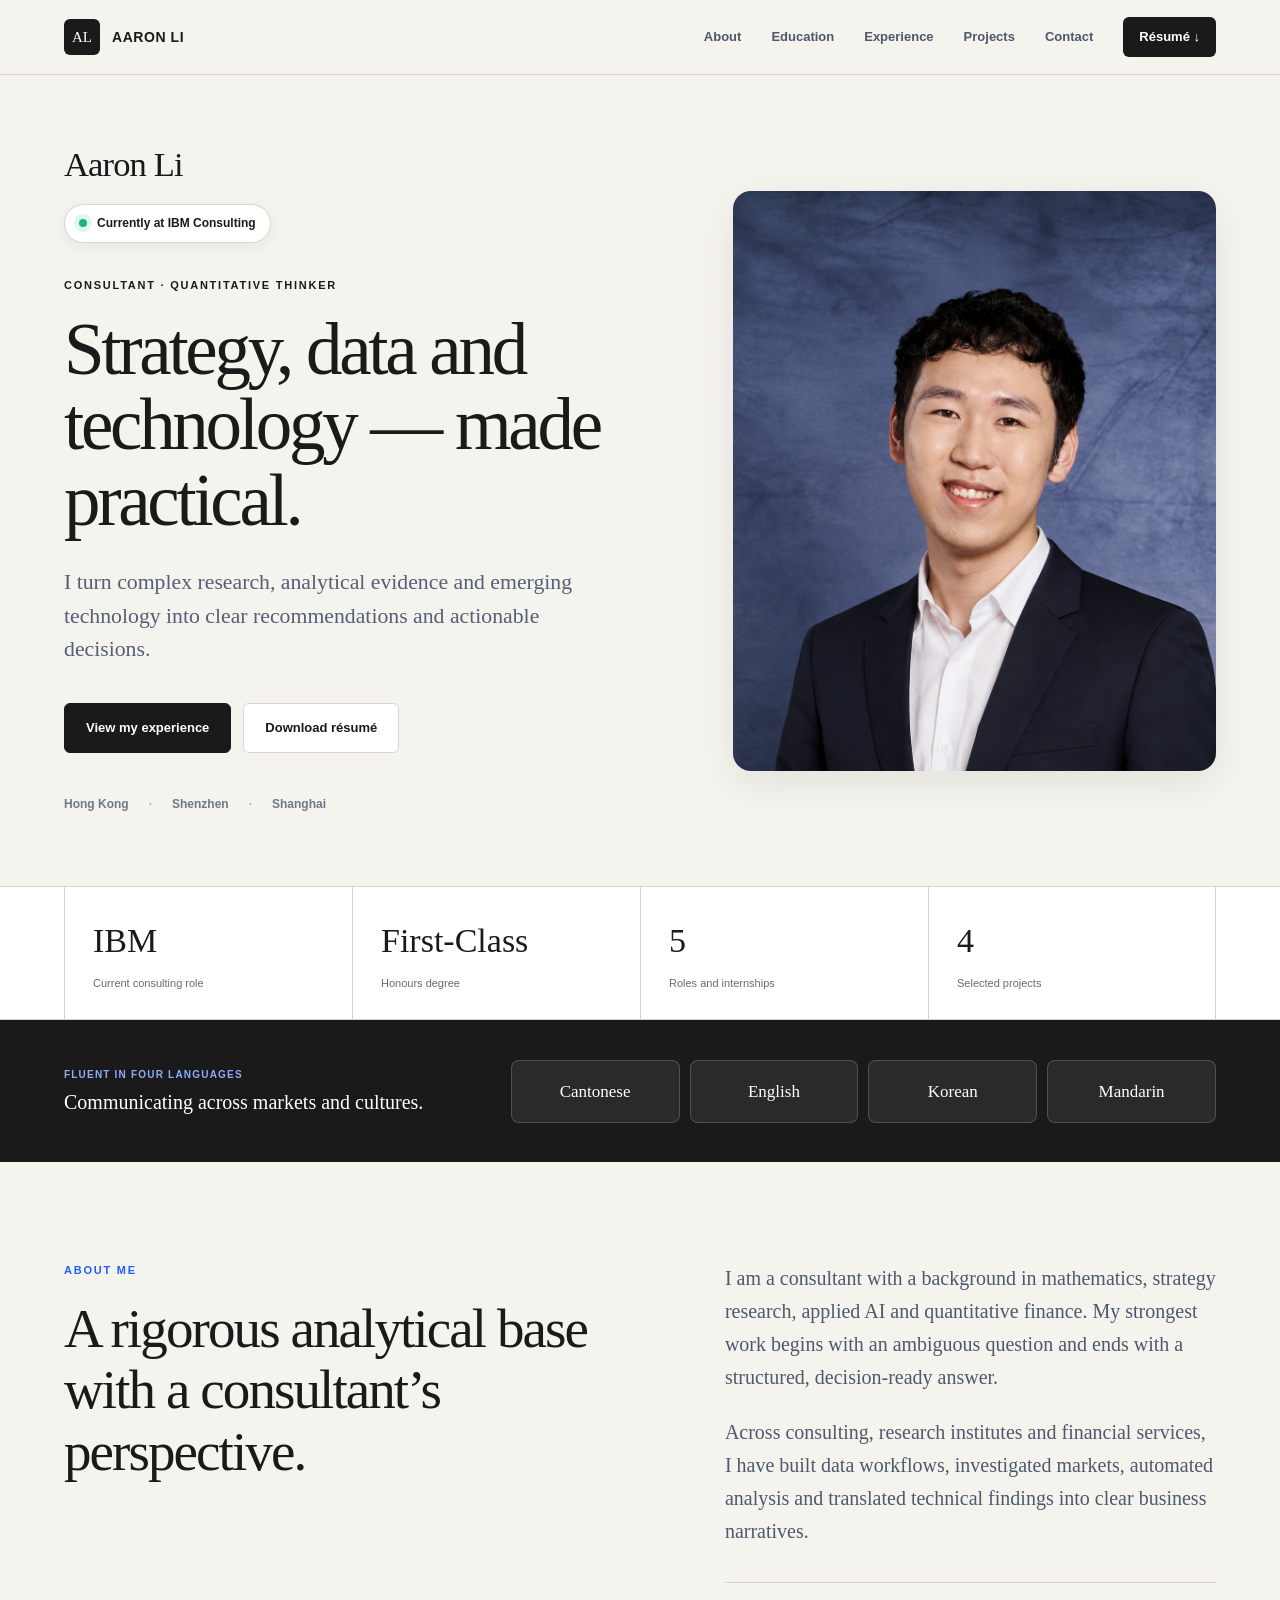
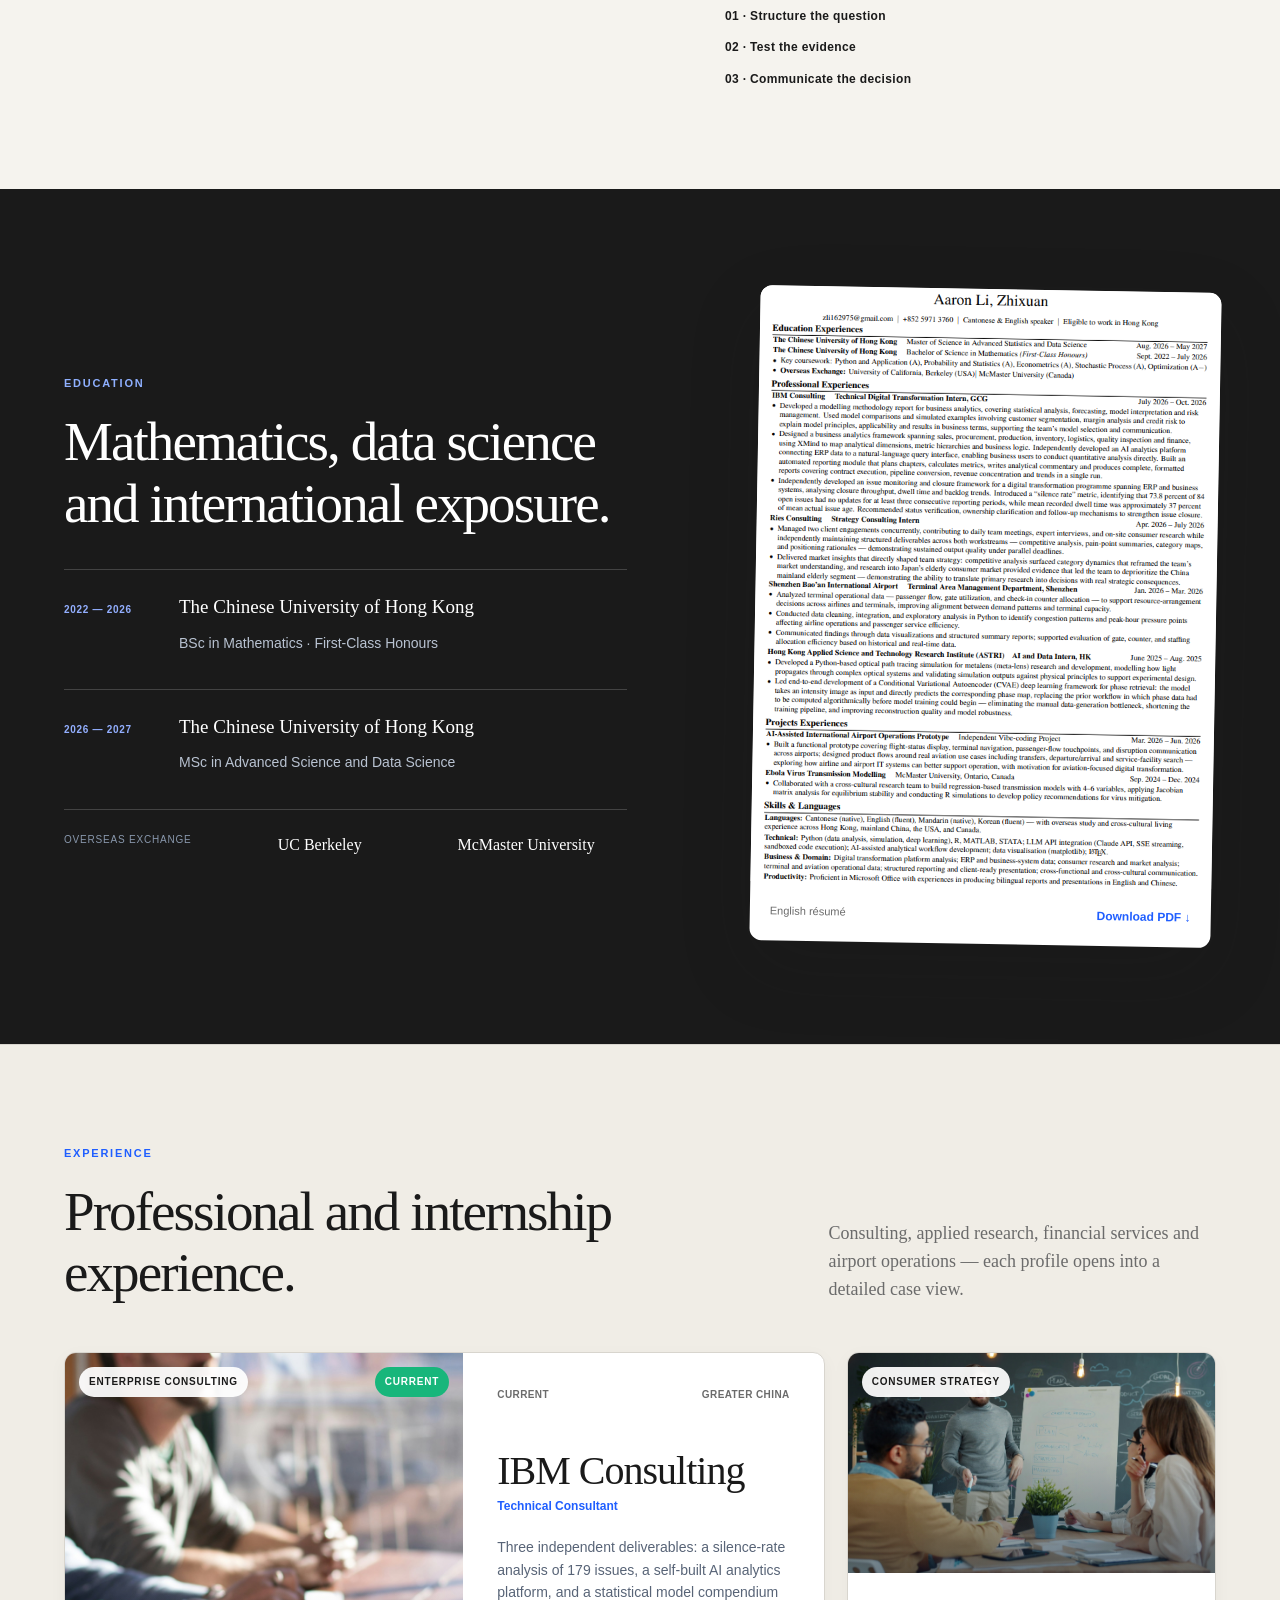
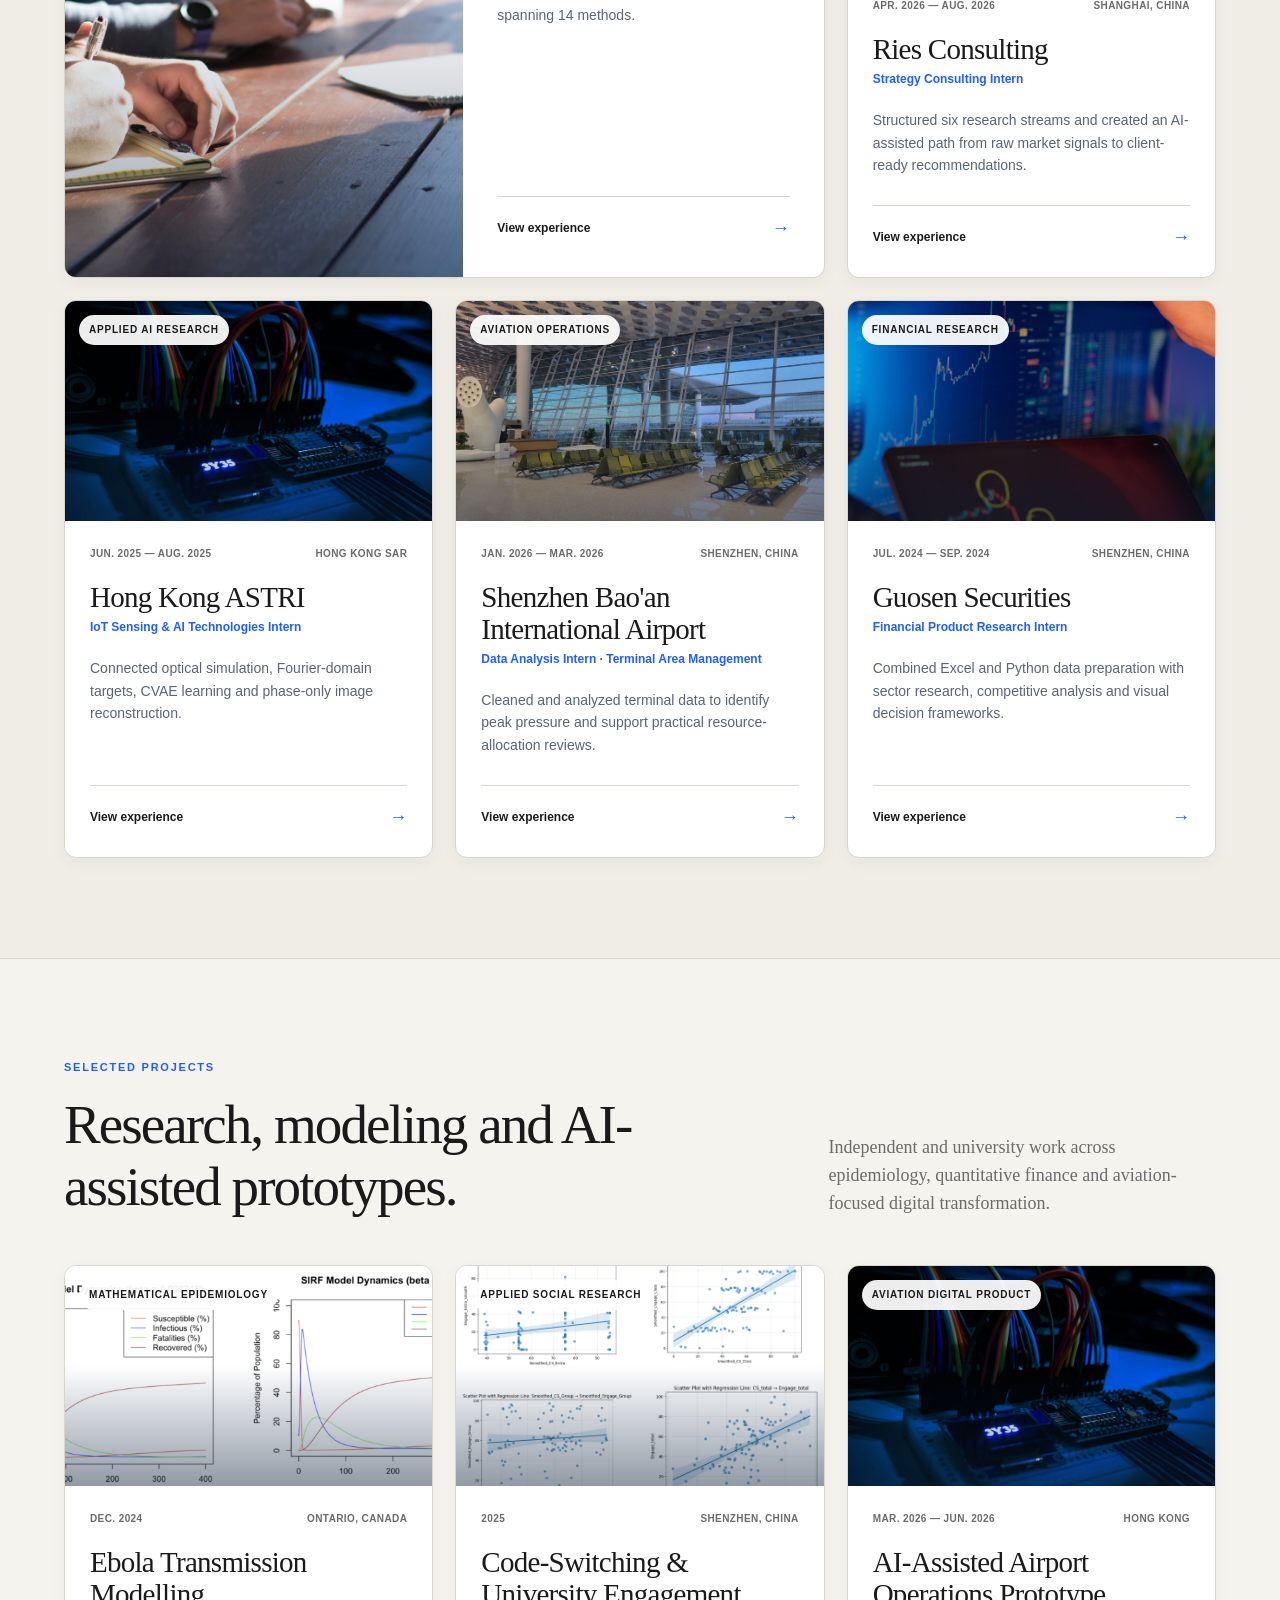
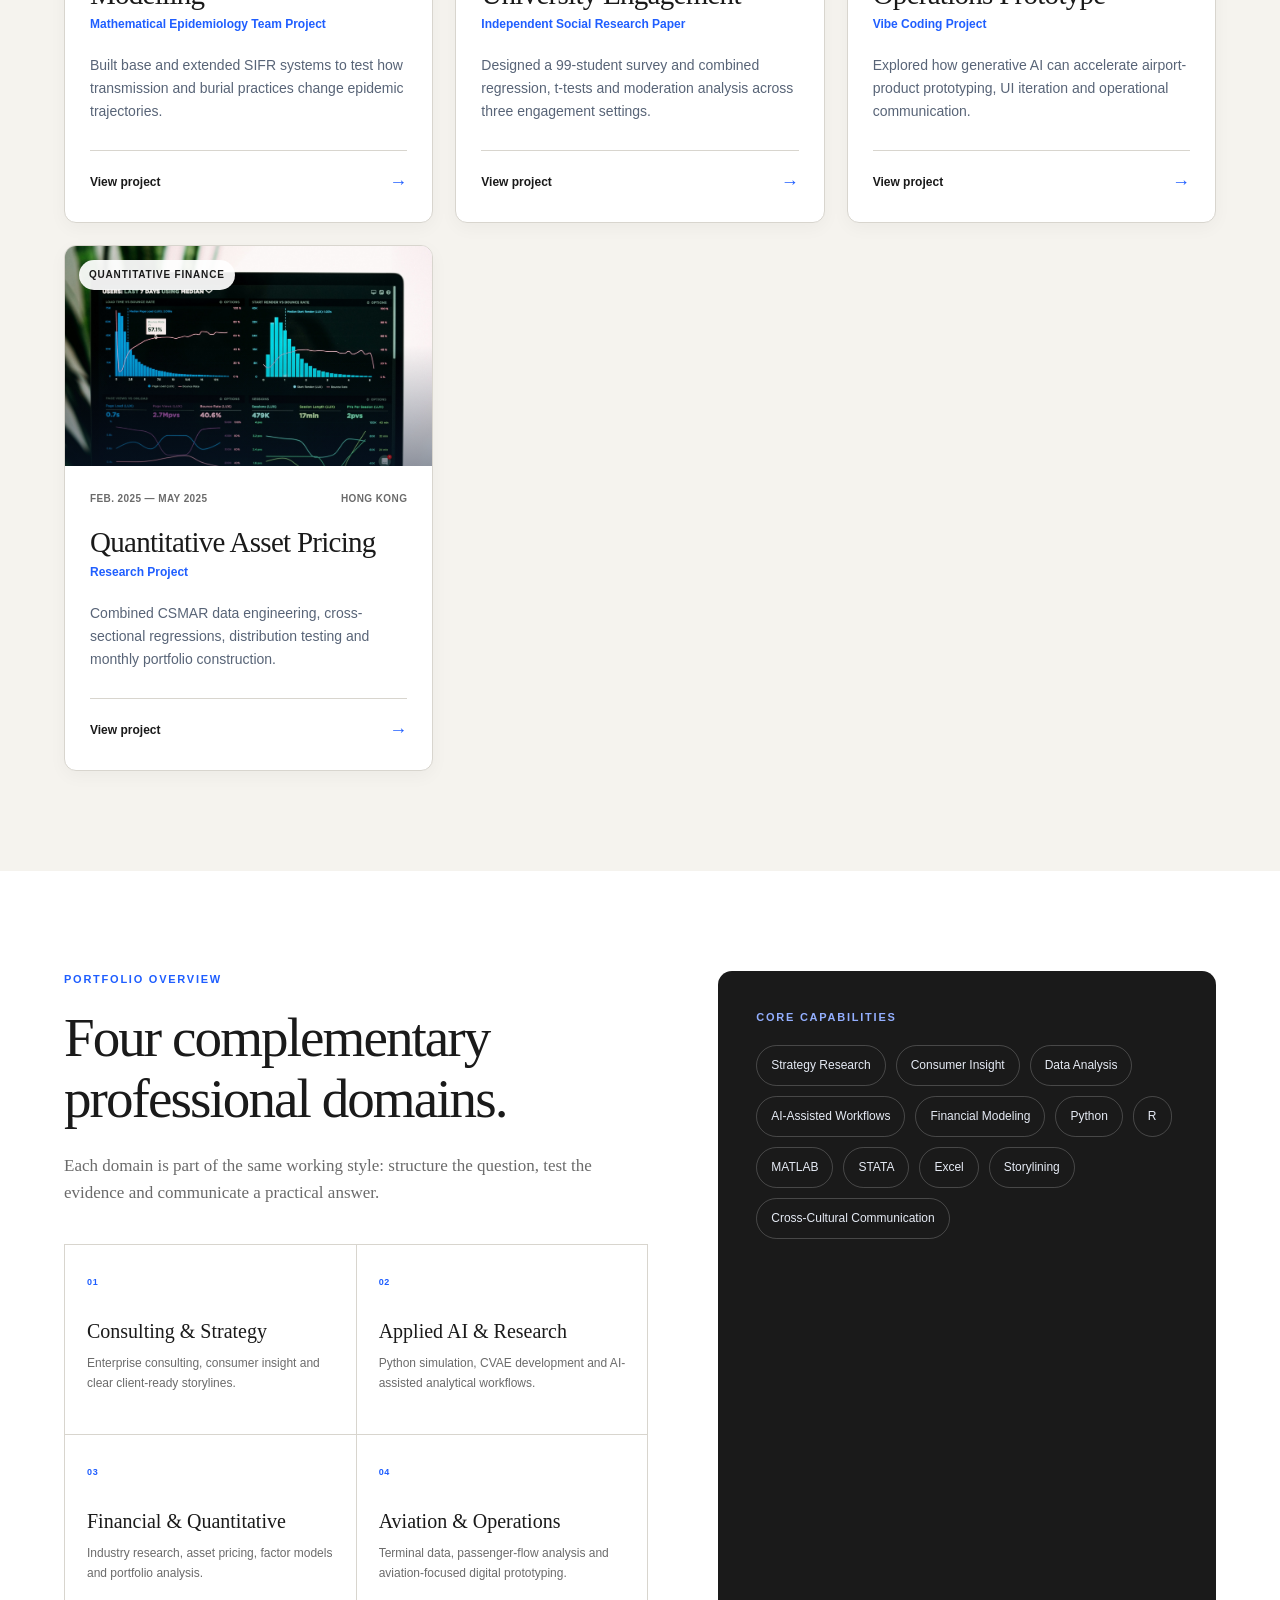
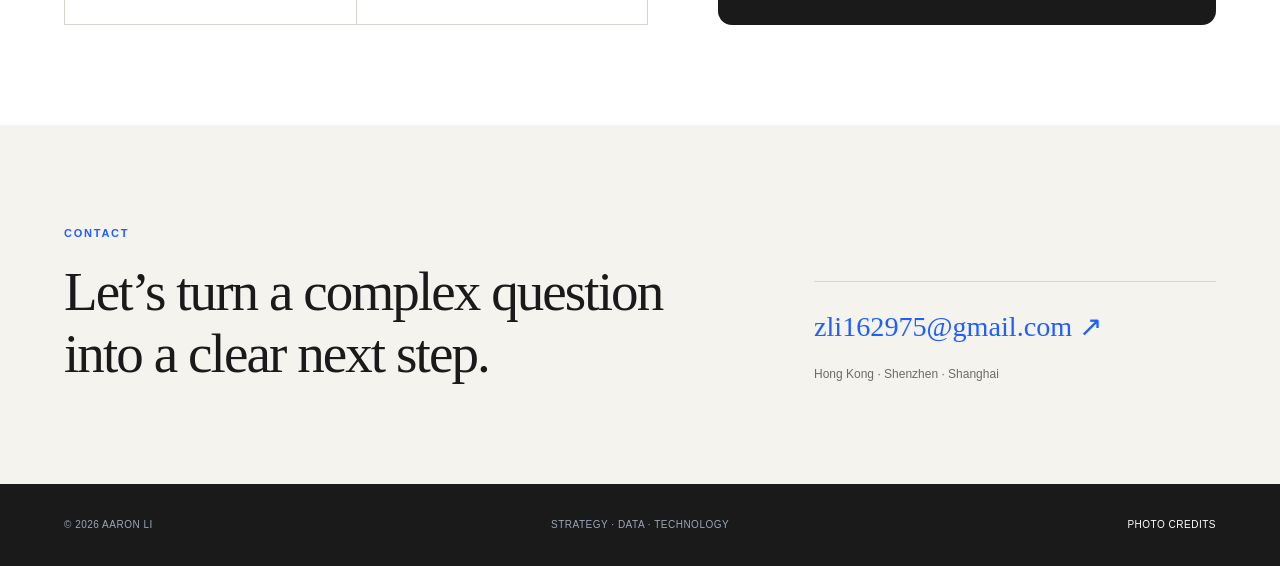
<file: index.html>
<!doctype html>
<html lang="en">
  <head>
    <meta charset="utf-8" />
    <meta name="viewport" content="width=device-width, initial-scale=1" />
    <meta
      name="description"
      content="The professional portfolio of Aaron Li, currently at IBM Consulting."
    />
    <title>Aaron Li | Consultant</title>
    <link rel="stylesheet" href="assets/css/style.css?v=20260820-ibm" />
  </head>
  <body data-page="home">
    <header
      class="site-header"
      data-edit-id="navigation"
      data-edit-label="Top navigation"
    >
      <div class="container nav-wrap">
        <a class="brand" href="index.html" aria-label="Aaron Li home">
          <span class="brand-mark">AL</span>
          <span class="brand-name">Aaron Li</span>
        </a>

        <div class="nav-right">
          <nav class="main-nav" aria-label="Main navigation" data-main-nav>
            <a href="#about">About</a>
            <a href="#education">Education</a>
            <a href="#experience">Experience</a>
            <a href="#projects">Projects</a>
            <a href="#contact">Contact</a>
            <a class="nav-resume" href="assets/files/aaron-li-resume.pdf" download>
              Résumé ↓
            </a>
          </nav>

          <button
            class="menu-button"
            type="button"
            aria-label="Open navigation"
            aria-expanded="false"
            data-menu-button
          >
            Menu
          </button>
        </div>
      </div>
    </header>

    <main>
      <section
        class="hero"
        data-edit-id="hero"
        data-edit-label="Homepage hero section"
      >
        <div class="container hero-grid">
          <div
            class="hero-copy"
            data-edit-id="hero-copy"
            data-edit-label="Hero headline and introduction"
          >
            <p class="profile-name">Aaron Li</p>
            <div class="current-badge">
              <span class="live-dot"></span>
              Currently at IBM Consulting
            </div>
            <p class="section-label">Consultant · Quantitative Thinker</p>
            <h1>Strategy, data and technology — made practical.</h1>
            <p class="hero-lead">
              I turn complex research, analytical evidence and emerging
              technology into clear recommendations and actionable decisions.
            </p>
            <div class="hero-actions">
              <a class="button primary" href="#experience">
                View my experience
              </a>
              <a
                class="button secondary"
                href="assets/files/aaron-li-resume.pdf"
                download
              >
                Download résumé
              </a>
            </div>
            <div class="hero-locations">
              <span>Hong Kong</span>
              <span>Shenzhen</span>
              <span>Shanghai</span>
            </div>
          </div>

          <div
            class="hero-photo-wrap"
            data-edit-id="portrait"
            data-edit-label="Professional portrait area"
          >
            <div class="hero-photo">
              <img
                src="assets/images/aaron-li-portrait.png"
                alt="Professional portrait of Aaron Li"
              />
            </div>
          </div>
        </div>
      </section>

      <section
        class="quick-facts"
        aria-label="Professional highlights"
        data-edit-id="quick-facts"
        data-edit-label="Professional highlights row"
      >
        <div class="container fact-grid">
          <div class="fact">
            <strong>IBM</strong>
            <span>Current consulting role</span>
          </div>
          <div class="fact">
            <strong>First-Class</strong>
            <span>Honours degree</span>
          </div>
          <div class="fact">
            <strong>5</strong>
            <span>Roles and internships</span>
          </div>
          <div class="fact">
            <strong>4</strong>
            <span>Selected projects</span>
          </div>
        </div>
      </section>

      <section
        class="language-highlight"
        aria-label="Languages"
        data-edit-id="languages"
        data-edit-label="Fluent languages"
      >
        <div class="container language-highlight-grid">
          <div>
            <span>Fluent in four languages</span>
            <strong>Communicating across markets and cultures.</strong>
          </div>
          <div class="language-cards">
            <span>Cantonese</span>
            <span>English</span>
            <span>Korean</span>
            <span>Mandarin</span>
          </div>
        </div>
      </section>

      <section
        class="section"
        id="about"
        data-edit-id="about"
        data-edit-label="About me section"
      >
        <div class="container split-heading">
          <div>
            <p class="section-label blue">About me</p>
            <h2>A rigorous analytical base with a consultant’s perspective.</h2>
          </div>
          <div class="body-copy">
            <p>
              I am a consultant with a background in mathematics, strategy
              research, applied AI and quantitative finance. My strongest work
              begins with an ambiguous question and ends with a structured,
              decision-ready answer.
            </p>
            <p>
              Across consulting, research institutes and financial services, I
              have built data workflows, investigated markets, automated
              analysis and translated technical findings into clear business
              narratives.
            </p>
            <div class="principles">
              <span>01 · Structure the question</span>
              <span>02 · Test the evidence</span>
              <span>03 · Communicate the decision</span>
            </div>
          </div>
        </div>
      </section>

      <section
        class="section section-dark"
        id="education"
        data-edit-id="education"
        data-edit-label="Education and résumé section"
      >
        <div class="container education-grid">
          <div class="education-copy">
            <p class="section-label light">Education</p>
            <h2>Mathematics, data science and international exposure.</h2>

            <div class="education-item">
              <div>
                <span>2022 — 2026</span>
                <strong>The Chinese University of Hong Kong</strong>
              </div>
              <p>BSc in Mathematics · First-Class Honours</p>
            </div>

            <div class="education-item">
              <div>
                <span>2026 — 2027</span>
                <strong>The Chinese University of Hong Kong</strong>
              </div>
              <p>MSc in Advanced Science and Data Science</p>
            </div>

            <div class="exchange-row">
              <span>Overseas exchange</span>
              <strong>UC Berkeley</strong>
              <strong>McMaster University</strong>
            </div>
          </div>

          <a
            class="resume-preview"
            href="assets/files/aaron-li-resume.pdf"
            download
            aria-label="Download English résumé"
          >
            <img
              src="assets/images/resume-preview.png"
              alt="Preview of Aaron Li's English résumé"
            />
            <div>
              <span>English résumé</span>
              <strong>Download PDF ↓</strong>
            </div>
          </a>
        </div>
      </section>

      <section
        class="section section-soft"
        id="experience"
        data-edit-id="experience-section"
        data-edit-label="Professional and internship experience section"
      >
        <div class="container">
          <div class="section-heading">
            <div>
              <p class="section-label blue">Experience</p>
              <h2>Professional and internship experience.</h2>
            </div>
            <p>
              Consulting, applied research, financial services and airport
              operations — each profile opens into a detailed case view.
            </p>
          </div>
          <div class="experience-grid" id="experienceGrid"></div>
        </div>
      </section>

      <section
        class="section"
        id="projects"
        data-edit-id="projects-section"
        data-edit-label="Selected projects section"
      >
        <div class="container">
          <div class="section-heading">
            <div>
              <p class="section-label blue">Selected projects</p>
              <h2>Research, modeling and AI-assisted prototypes.</h2>
            </div>
            <p>
              Independent and university work across epidemiology, quantitative
              finance and aviation-focused digital transformation.
            </p>
          </div>
          <div class="experience-grid project-grid" id="projectGrid"></div>
        </div>
      </section>

      <section
        class="section capability-section"
        data-edit-id="capabilities"
        data-edit-label="Professional domains and capabilities section"
      >
        <div class="container capability-grid">
          <div>
            <p class="section-label blue">Portfolio overview</p>
            <h2>Four complementary professional domains.</h2>
            <p class="capability-intro">
              Each domain is part of the same working style: structure the
              question, test the evidence and communicate a practical answer.
            </p>
            <div class="domain-grid" aria-label="Four professional domains">
              <article>
                <span>01</span>
                <strong>Consulting &amp; Strategy</strong>
                <p>Enterprise consulting, consumer insight and clear client-ready storylines.</p>
              </article>
              <article>
                <span>02</span>
                <strong>Applied AI &amp; Research</strong>
                <p>Python simulation, CVAE development and AI-assisted analytical workflows.</p>
              </article>
              <article>
                <span>03</span>
                <strong>Financial &amp; Quantitative</strong>
                <p>Industry research, asset pricing, factor models and portfolio analysis.</p>
              </article>
              <article>
                <span>04</span>
                <strong>Aviation &amp; Operations</strong>
                <p>Terminal data, passenger-flow analysis and aviation-focused digital prototyping.</p>
              </article>
            </div>
          </div>

          <aside class="skill-panel">
            <p class="section-label">Core capabilities</p>
            <div class="skill-list">
              <span>Strategy Research</span>
              <span>Consumer Insight</span>
              <span>Data Analysis</span>
              <span>AI-Assisted Workflows</span>
              <span>Financial Modeling</span>
              <span>Python</span>
              <span>R</span>
              <span>MATLAB</span>
              <span>STATA</span>
              <span>Excel</span>
              <span>Storylining</span>
              <span>Cross-Cultural Communication</span>
            </div>
          </aside>
        </div>
      </section>

      <section
        class="section contact-section"
        id="contact"
        data-edit-id="contact"
        data-edit-label="Contact section"
      >
        <div class="container contact-grid">
          <div>
            <p class="section-label blue">Contact</p>
            <h2>Let’s turn a complex question into a clear next step.</h2>
          </div>
          <div class="contact-details">
            <a href="mailto:zli162975@gmail.com">zli162975@gmail.com ↗</a>
            <p>Hong Kong · Shenzhen · Shanghai</p>
          </div>
        </div>
      </section>
    </main>

    <footer
      class="site-footer"
      data-edit-id="footer"
      data-edit-label="Footer"
    >
      <div class="container footer-grid">
        <span>© 2026 Aaron Li</span>
        <span>Strategy · Data · Technology</span>
        <a href="CREDITS.txt">Photo credits</a>
      </div>
    </footer>

    <script src="assets/js/site.js?v=20260820-ibm" defer></script>
  </body>
</html>
</file>
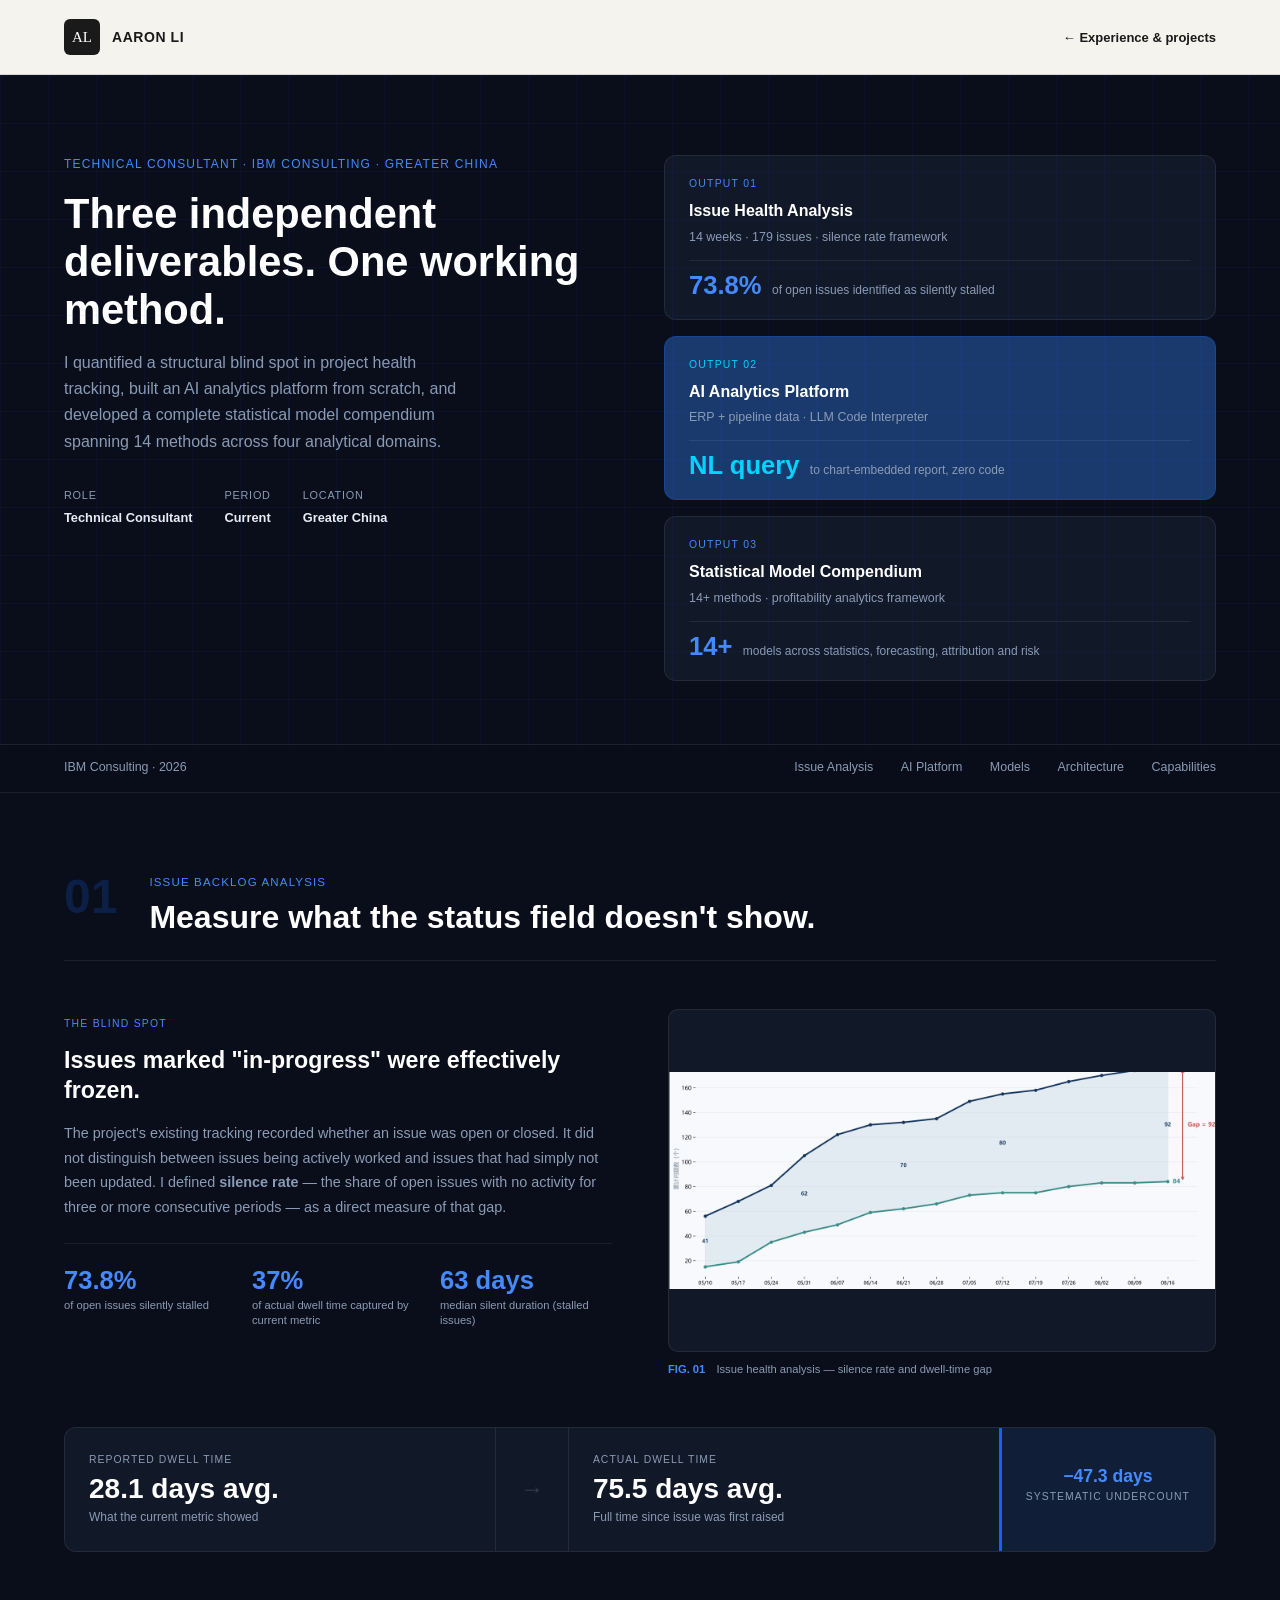
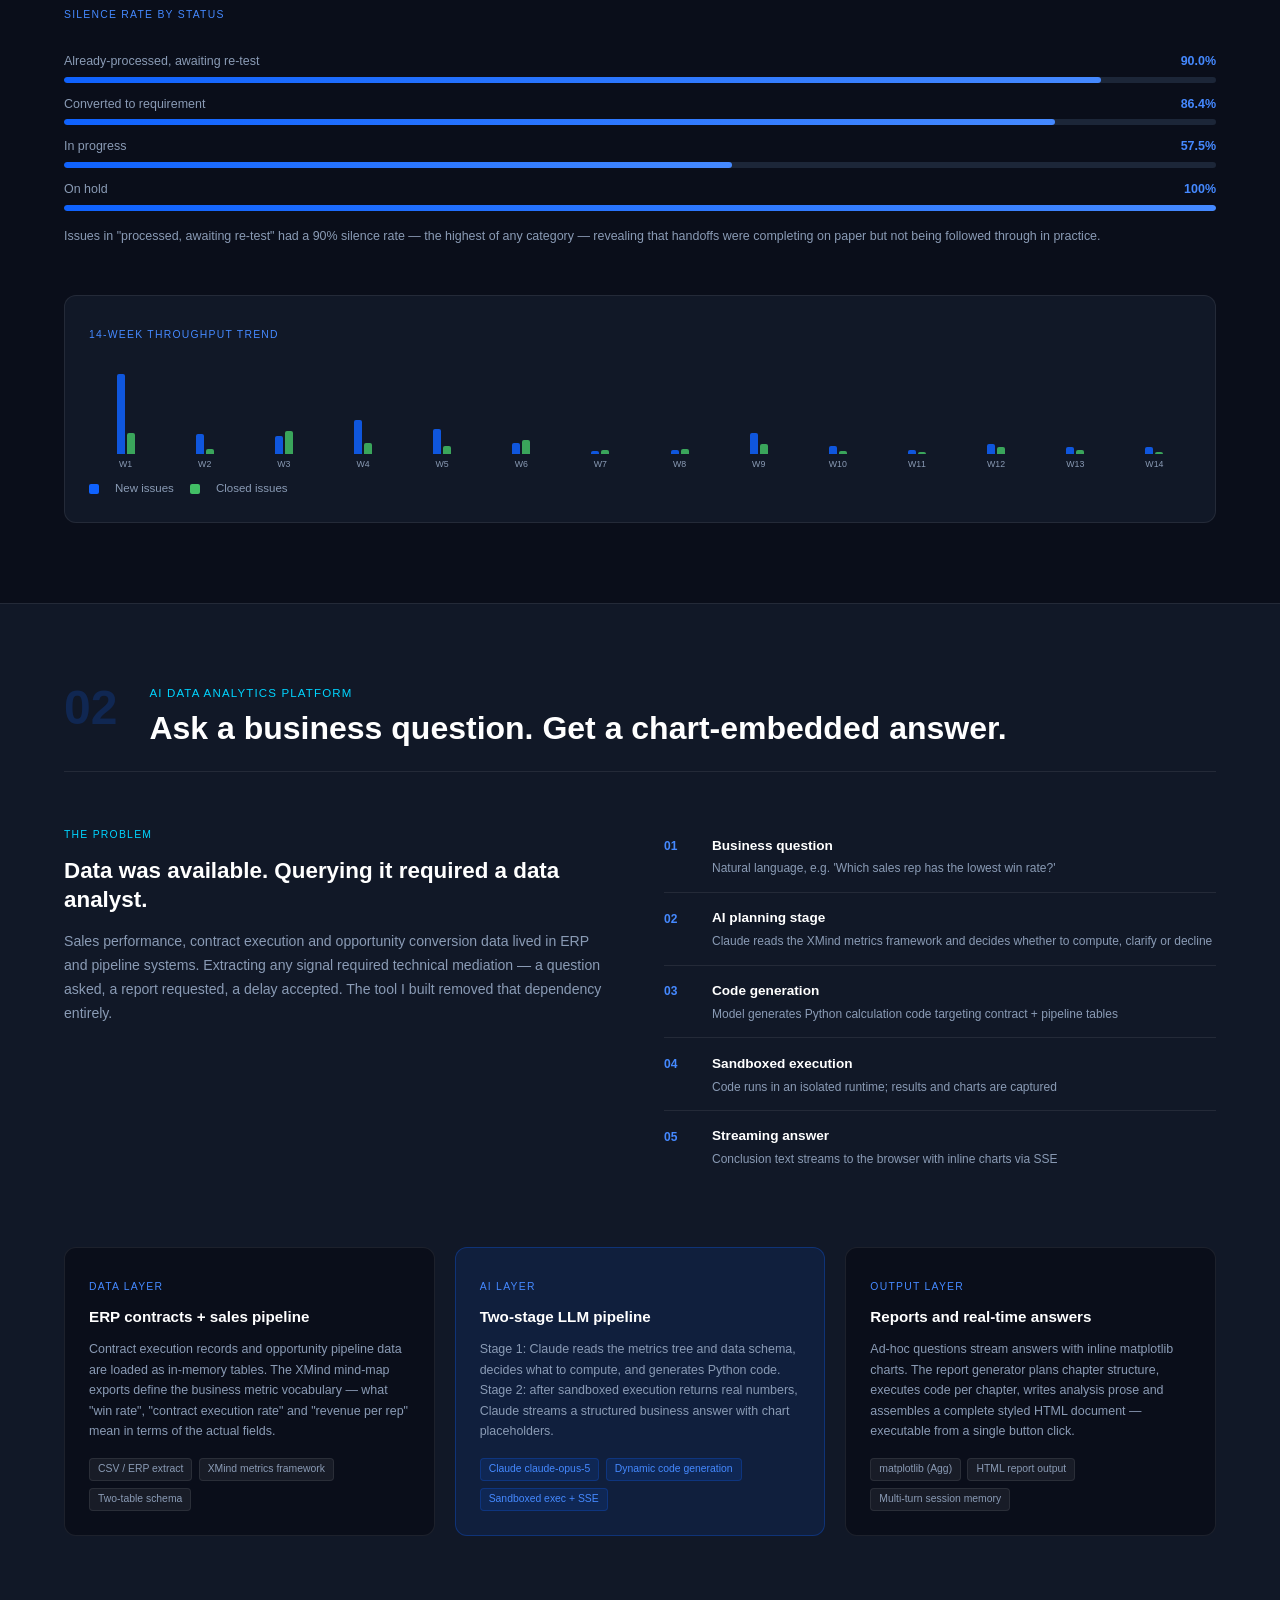
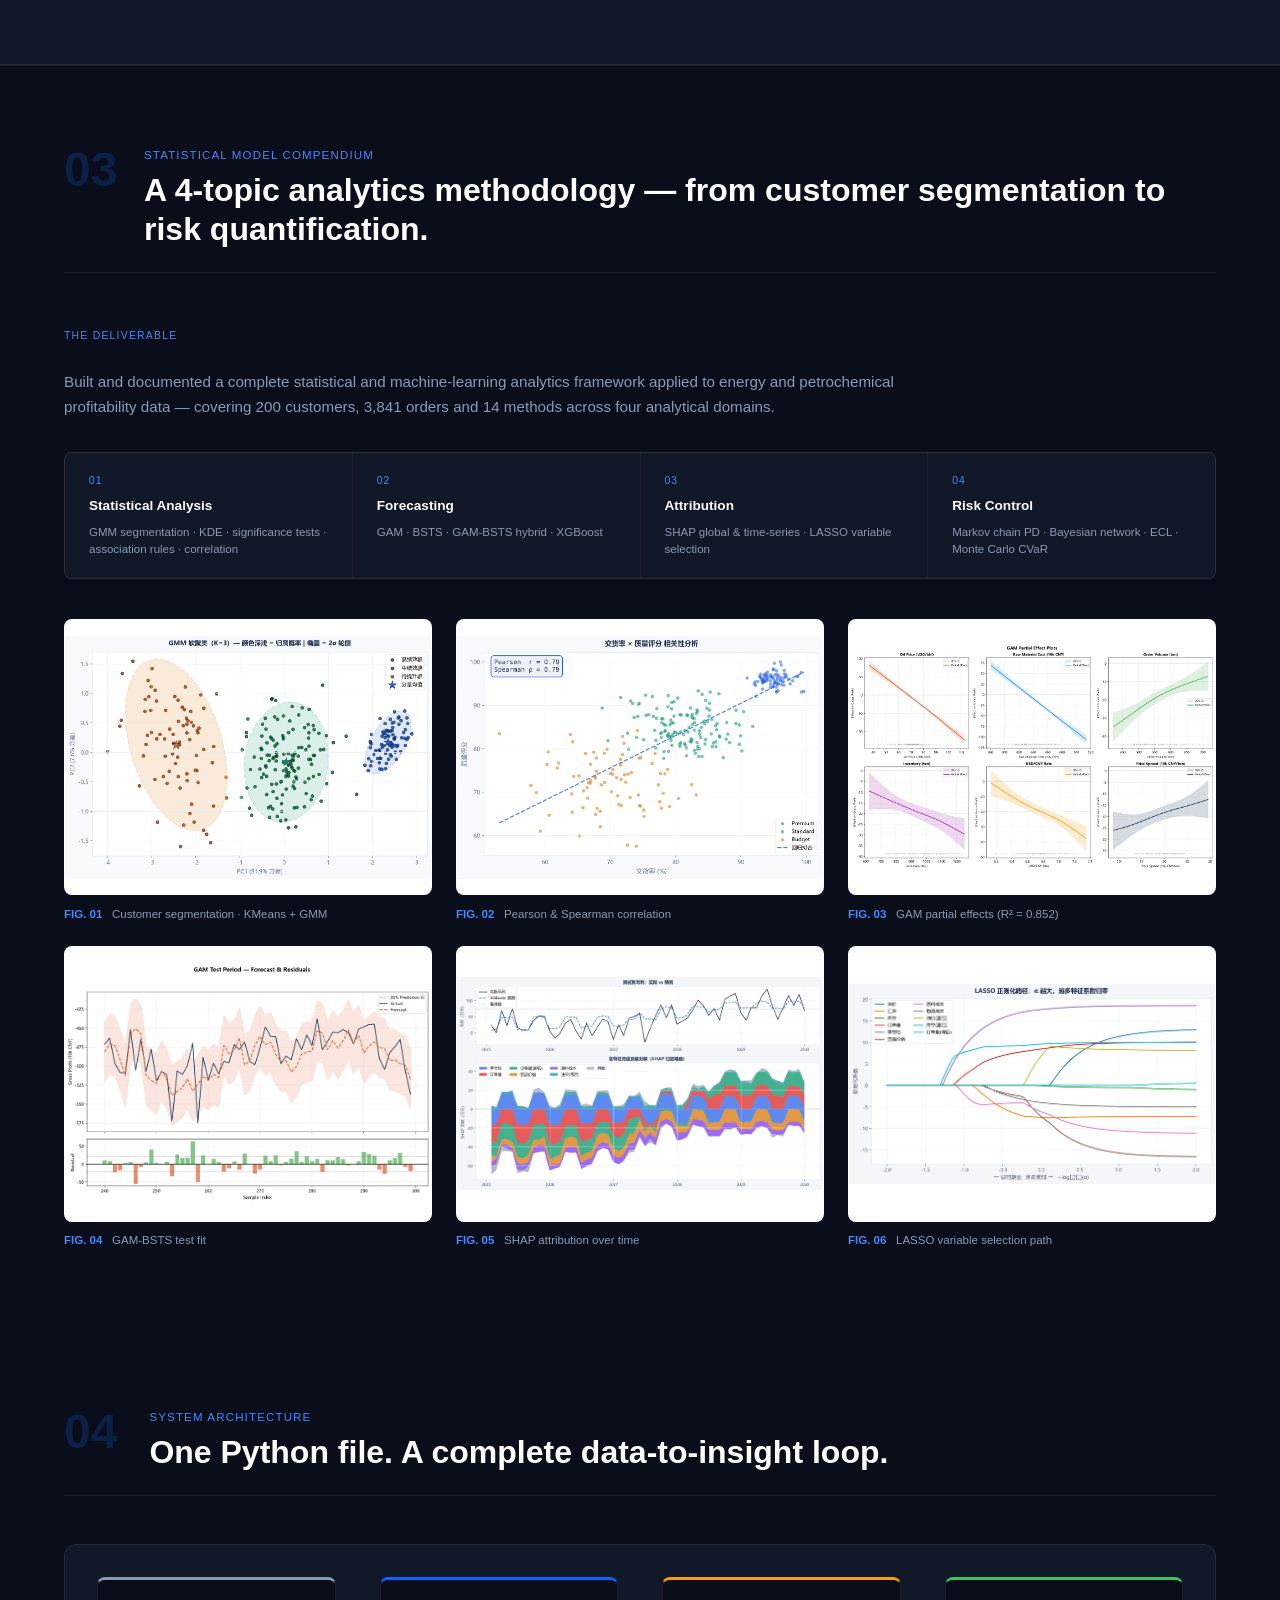
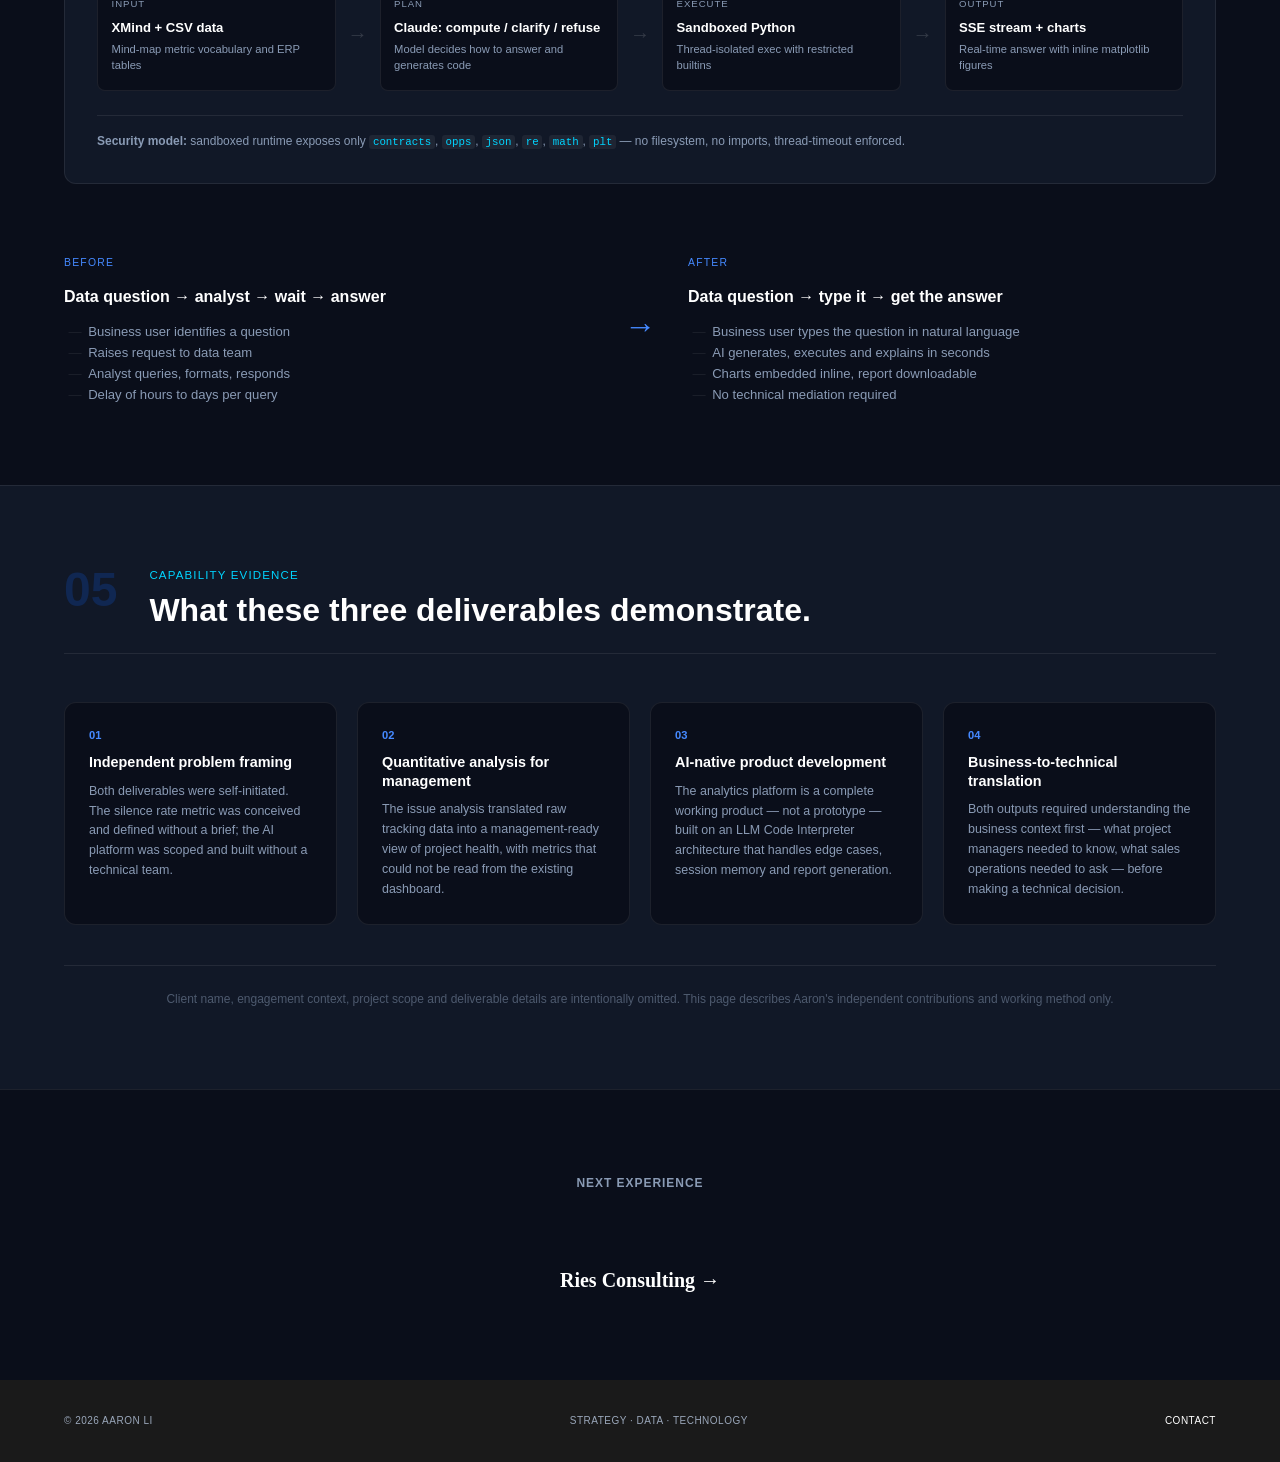
<file: experience.html>
<!doctype html>
<html lang="en">
  <head>
    <meta charset="utf-8" />
    <meta name="viewport" content="width=device-width, initial-scale=1" />
    <meta
      name="description"
      content="Detailed professional experience of Aaron Li."
    />
    <title>Experience | Aaron Li</title>
    <link rel="stylesheet" href="assets/css/style.css?v=20260820-ibm" />
  </head>
  <body data-page="experience">
    <header class="site-header">
      <div class="container nav-wrap">
        <a class="brand" href="index.html" aria-label="Aaron Li home">
          <span class="brand-mark">AL</span>
          <span class="brand-name">Aaron Li</span>
        </a>
        <div class="detail-nav-actions">
          <a class="back-link" href="index.html#experience">
            ← Experience &amp; projects
          </a>
        </div>
      </div>
    </header>

    <main id="experienceContent">
      <section class="detail-loading">
        <div class="container">
          <p>Loading experience profile…</p>
        </div>
      </section>
    </main>

    <footer class="site-footer">
      <div class="container footer-grid">
        <span>© 2026 Aaron Li</span>
        <span>Strategy · Data · Technology</span>
        <a href="mailto:zli162975@gmail.com">Contact</a>
      </div>
    </footer>

    <script src="assets/js/site.js?v=20260820-ibm" defer></script>
  </body>
</html>
</file>
<file: assets/css/style.css>
:root {
  --bg:     #f5f3ee;
  --bg-2:   #eceae4;
  --navy:   #1a1a1a;
  --navy-2: #2a2a2a;
  --navy-3: #3a3a3a;
  --blue:   #1f5eff;
  --blue-dark: #1647c9;
  --blue-mid: #1a3a6e;
  --sky:    #e8eef8;
  --text:   #1a1a1a;
  --muted:  #6b6b6b;
  --line:   #d8d5ce;
  --soft:   #f0ede6;
  --white:  #ffffff;
  --serif:  Georgia, "Times New Roman", serif;
  --sans:   -apple-system, BlinkMacSystemFont, "Segoe UI", Helvetica, Arial, sans-serif;
  --shadow: 0 12px 40px rgba(26,26,26,0.08);
  --accent: #b07d3a;
}

* {
  box-sizing: border-box;
}

html {
  scroll-behavior: smooth;
}

body {
  background: var(--bg);
  color: var(--text);
  font-family: var(--sans);
  font-size: 16px;
  line-height: 1.6;
  margin: 0;
}

body::selection {
  background: var(--navy);
  color: var(--white);
}

img {
  display: block;
  max-width: 100%;
}

a {
  color: inherit;
  text-decoration: none;
}

button,
a {
  -webkit-tap-highlight-color: transparent;
}

a:focus-visible,
button:focus-visible {
  outline: 3px solid rgba(31, 94, 255, 0.35);
  outline-offset: 3px;
}

.container {
  margin: 0 auto;
  max-width: 1200px;
  padding-left: 24px;
  padding-right: 24px;
  width: 100%;
}

.site-header {
  background: rgba(245, 243, 238, 0.96);
  border-bottom: 1px solid var(--line);
  position: sticky;
  top: 0;
  z-index: 100;
  backdrop-filter: blur(14px);
  -webkit-backdrop-filter: blur(14px);
}

.nav-wrap {
  align-items: center;
  display: flex;
  height: 74px;
  justify-content: space-between;
}

.brand {
  align-items: center;
  display: inline-flex;
  gap: 12px;
}

.brand-mark {
  align-items: center;
  background: var(--navy);
  border-radius: 6px;
  color: var(--white);
  display: inline-flex;
  font-family: var(--serif);
  font-size: 15px;
  height: 36px;
  justify-content: center;
  width: 36px;
}

.brand-name {
  font-size: 14px;
  font-weight: 700;
  letter-spacing: 0.04em;
  text-transform: uppercase;
}

.main-nav {
  align-items: center;
  display: flex;
  gap: 30px;
}

.main-nav a {
  color: #4c586b;
  font-size: 13px;
  font-weight: 600;
  transition: color 160ms ease;
}

.main-nav a:hover {
  color: var(--navy);
}

.main-nav .nav-resume {
  background: var(--navy);
  border-radius: 6px;
  color: var(--white);
  padding: 10px 16px;
  transition:
    background 160ms ease,
    transform 160ms ease;
}

.main-nav .nav-resume:hover {
  background: var(--blue);
  color: var(--white);
  transform: translateY(-1px);
}

.menu-button {
  background: transparent;
  border: 1px solid var(--line);
  border-radius: 6px;
  color: var(--navy);
  display: none;
  font: inherit;
  font-size: 12px;
  font-weight: 700;
  padding: 8px 12px;
  text-transform: uppercase;
}

.back-link {
  color: var(--navy);
  font-size: 13px;
  font-weight: 700;
}

.back-link:hover {
  color: var(--blue);
}

.hero {
  background: var(--bg);
  border-bottom: 1px solid var(--line);
  overflow: hidden;
}

.hero-grid {
  align-items: center;
  display: grid;
  gap: clamp(56px, 8vw, 110px);
  grid-template-columns: minmax(0, 1.08fr) minmax(380px, 0.92fr);
  min-height: 720px;
  padding-bottom: 72px;
  padding-top: 72px;
}

.profile-name {
  color: var(--navy);
  font-family: var(--serif);
  font-size: clamp(28px, 2.7vw, 40px);
  font-weight: 400;
  letter-spacing: -0.025em;
  line-height: 1;
  margin: 0 0 22px;
}

.current-badge {
  align-items: center;
  background: var(--white);
  border: 1px solid var(--line);
  border-radius: 999px;
  color: var(--navy);
  display: inline-flex;
  font-size: 12px;
  font-weight: 700;
  gap: 10px;
  margin-bottom: 34px;
  padding: 9px 14px;
  box-shadow: 0 4px 16px rgba(26,26,26,0.06);
}

.live-dot {
  background: #18b67b;
  border-radius: 50%;
  box-shadow: 0 0 0 5px rgba(24, 182, 123, 0.13);
  height: 8px;
  width: 8px;
}

.section-label {
  color: var(--navy);
  font-size: 11px;
  font-weight: 800;
  letter-spacing: 0.16em;
  margin: 0 0 18px;
  text-transform: uppercase;
}

.section-label.blue {
  color: var(--blue);
}

.section-label.light {
  color: #8fb0ff;
}

.hero h1 {
  color: var(--navy);
  font-family: var(--serif);
  font-size: clamp(54px, 5.7vw, 82px);
  font-weight: 400;
  letter-spacing: -0.045em;
  line-height: 1.03;
  margin: 0;
  max-width: 760px;
}

.hero-lead {
  color: #536075;
  font-family: var(--serif);
  font-size: clamp(19px, 1.7vw, 24px);
  line-height: 1.55;
  margin: 28px 0 0;
  max-width: 680px;
}

.hero-actions {
  display: flex;
  flex-wrap: wrap;
  gap: 12px;
  margin-top: 36px;
}

.button {
  align-items: center;
  border-radius: 6px;
  display: inline-flex;
  font-size: 13px;
  font-weight: 700;
  justify-content: center;
  min-height: 50px;
  padding: 0 21px;
  transition:
    background 160ms ease,
    border 160ms ease,
    color 160ms ease,
    transform 160ms ease;
}

.button:hover {
  transform: translateY(-2px);
}

.button.primary {
  background: var(--navy);
  border: 1px solid var(--navy);
  color: var(--white);
}

.button.primary:hover {
  background: var(--blue);
  border-color: var(--blue);
}

.button.secondary {
  background: var(--white);
  border: 1px solid var(--line);
  color: var(--navy);
}

.button.secondary:hover {
  border-color: var(--navy);
  color: var(--navy);
}

.hero-locations {
  display: flex;
  flex-wrap: wrap;
  gap: 20px;
  margin-top: 42px;
}

.hero-locations span {
  color: #6d7889;
  font-size: 12px;
  font-weight: 600;
}

.hero-locations span + span::before {
  color: #a6afbd;
  content: "·";
  margin-right: 20px;
}

.hero-photo-wrap {
  margin-left: auto;
  max-width: 485px;
  position: relative;
  width: 100%;
}

.hero-photo {
  background: var(--bg-2);
  border-radius: 18px;
  box-shadow: var(--shadow);
  height: 580px;
  overflow: hidden;
}

.hero-photo img {
  height: 100%;
  object-fit: cover;
  object-position: center 28%;
  width: 100%;
}

.quick-facts {
  background: var(--white);
  border-bottom: 1px solid var(--line);
}

.fact-grid {
  display: grid;
  grid-template-columns: repeat(4, 1fr);
}

.fact {
  border-left: 1px solid var(--line);
  display: flex;
  flex-direction: column;
  min-height: 132px;
  padding: 27px 28px;
}

.fact:last-child {
  border-right: 1px solid var(--line);
}

.fact strong {
  color: var(--navy);
  font-family: var(--serif);
  font-size: 34px;
  font-weight: 400;
}

.fact span {
  color: var(--muted);
  font-size: 11px;
  margin-top: auto;
}

.language-highlight {
  background: var(--navy);
  color: var(--white);
}

.language-highlight-grid {
  align-items: center;
  display: grid;
  gap: 50px;
  grid-template-columns: 0.72fr 1.28fr;
  min-height: 142px;
  padding-bottom: 26px;
  padding-top: 26px;
}

.language-highlight-grid > div:first-child {
  display: flex;
  flex-direction: column;
  gap: 6px;
}

.language-highlight-grid > div:first-child span {
  color: #8eacff;
  font-size: 10px;
  font-weight: 800;
  letter-spacing: 0.12em;
  text-transform: uppercase;
}

.language-highlight-grid > div:first-child strong {
  font-family: var(--serif);
  font-size: 20px;
  font-weight: 400;
  line-height: 1.35;
}

.language-cards {
  display: grid;
  gap: 10px;
  grid-template-columns: repeat(4, 1fr);
}

.language-cards span {
  background: rgba(255, 255, 255, 0.07);
  border: 1px solid rgba(255, 255, 255, 0.18);
  border-radius: 8px;
  font-family: var(--serif);
  font-size: 17px;
  padding: 17px 14px;
  text-align: center;
}

.section {
  padding-bottom: 100px;
  padding-top: 100px;
}

.section-soft {
  background: var(--soft);
  border-bottom: 1px solid var(--line);
  border-top: 1px solid var(--line);
}

.split-heading {
  align-items: start;
  display: grid;
  gap: clamp(54px, 9vw, 130px);
  grid-template-columns: 1fr 0.9fr;
}

.split-heading h2,
.section-heading h2,
.capability-section h2,
.education-copy h2,
.contact-section h2,
.detail-overview h2 {
  color: var(--navy);
  font-family: var(--serif);
  font-size: clamp(40px, 4.3vw, 62px);
  font-weight: 400;
  letter-spacing: -0.035em;
  line-height: 1.12;
  margin: 0;
}

.body-copy > p {
  color: #4d596c;
  font-family: var(--serif);
  font-size: 20px;
  line-height: 1.65;
  margin: 0;
}

.body-copy > p + p {
  margin-top: 22px;
}

.principles {
  border-top: 1px solid var(--line);
  display: flex;
  flex-direction: column;
  gap: 12px;
  margin-top: 34px;
  padding-top: 24px;
}

.principles span {
  color: var(--navy);
  font-size: 12px;
  font-weight: 700;
  letter-spacing: 0.03em;
}

.section-heading {
  align-items: end;
  display: grid;
  gap: 60px;
  grid-template-columns: 1fr 0.55fr;
  margin-bottom: 48px;
}

.section-heading > p {
  color: var(--muted);
  font-family: var(--serif);
  font-size: 18px;
  line-height: 1.55;
  margin: 0;
}

.experience-grid {
  display: grid;
  gap: 22px;
  grid-template-columns: repeat(3, minmax(0, 1fr));
}

.experience-card {
  background: var(--white);
  border: 1px solid var(--line);
  border-radius: 12px;
  box-shadow: 0 5px 18px rgba(26,26,26,0.04);
  min-width: 0;
  overflow: hidden;
  transition:
    box-shadow 180ms ease,
    transform 180ms ease;
}

.experience-card:hover {
  box-shadow: var(--shadow);
  transform: translateY(-5px);
}

.experience-card > a {
  display: flex;
  flex-direction: column;
  height: 100%;
}

.card-image {
  height: 220px;
  overflow: hidden;
  position: relative;
}

.card-image::after {
  background: linear-gradient(to top, rgba(11, 31, 58, 0.45), transparent 55%);
  content: "";
  inset: 0;
  position: absolute;
}

.card-image img {
  height: 100%;
  object-fit: cover;
  transition: transform 350ms ease;
  width: 100%;
}

.experience-card:hover .card-image img {
  transform: scale(1.03);
}

.card-category,
.card-current {
  border-radius: 999px;
  font-size: 10px;
  font-weight: 800;
  letter-spacing: 0.08em;
  padding: 7px 10px;
  position: absolute;
  text-transform: uppercase;
  top: 14px;
  z-index: 2;
}

.card-category {
  background: rgba(255,255,255,0.93);
  color: var(--navy);
  left: 14px;
}

.card-current {
  background: #18b67b;
  color: var(--white);
  right: 14px;
}

.card-body {
  display: flex;
  flex: 1;
  flex-direction: column;
  padding: 25px;
}

.card-meta {
  color: var(--muted);
  display: flex;
  font-size: 10px;
  font-weight: 700;
  justify-content: space-between;
  letter-spacing: 0.04em;
  text-transform: uppercase;
}

.card-body h3 {
  color: var(--navy);
  font-family: var(--serif);
  font-size: 29px;
  font-weight: 400;
  letter-spacing: -0.025em;
  line-height: 1.1;
  margin: 20px 0 4px;
}

.card-role {
  color: var(--blue);
  font-size: 12px;
  font-weight: 700;
  margin: 0;
}

.card-description {
  color: #586477;
  font-size: 14px;
  line-height: 1.62;
  margin: 20px 0 28px;
}

.card-link {
  align-items: center;
  border-top: 1px solid var(--line);
  color: var(--navy);
  display: flex;
  font-size: 12px;
  font-weight: 800;
  justify-content: space-between;
  margin-top: auto;
  padding-top: 17px;
}

.card-link b {
  color: var(--blue);
  font-size: 18px;
}

.experience-card.featured {
  grid-column: span 2;
}

.experience-card.featured > a {
  display: grid;
  grid-template-columns: 1.05fr 0.95fr;
}

.experience-card.featured .card-image {
  height: 100%;
  min-height: 430px;
}

.experience-card.featured .card-body {
  padding: 34px;
}

.experience-card.featured .card-body h3 {
  font-size: 40px;
  margin-top: 46px;
}

.capability-section {
  background: var(--white);
}

.capability-grid {
  align-items: stretch;
  display: grid;
  gap: 70px;
  grid-template-columns: 1.08fr 0.92fr;
}

.capability-intro {
  color: var(--muted);
  font-family: var(--serif);
  font-size: 17px;
  margin: 22px 0 38px;
}

.domain-grid {
  border-left: 1px solid var(--line);
  border-top: 1px solid var(--line);
  display: grid;
  grid-template-columns: repeat(2, minmax(0, 1fr));
}

.domain-grid article {
  border-bottom: 1px solid var(--line);
  border-right: 1px solid var(--line);
  min-height: 190px;
  padding: 22px;
  transition: background 0.2s;
}

.domain-grid article:hover {
  background: var(--soft);
}

.domain-grid article > span {
  color: var(--blue);
  font-size: 9px;
  font-weight: 800;
  letter-spacing: 0.08em;
}

.domain-grid article > strong {
  color: var(--navy);
  display: block;
  font-family: var(--serif);
  font-size: 20px;
  font-weight: 400;
  line-height: 1.2;
  margin-top: 26px;
}

.domain-grid article > p {
  color: var(--muted);
  font-size: 12px;
  line-height: 1.65;
  margin: 11px 0 0;
}

.skill-panel {
  background: var(--navy);
  border-radius: 14px;
  color: var(--white);
  padding: 38px;
}

.skill-panel .section-label {
  color: #93afff;
}

.skill-list {
  display: flex;
  flex-wrap: wrap;
  gap: 10px;
}

.skill-list span {
  border: 1px solid rgba(255, 255, 255, 0.2);
  border-radius: 999px;
  color: #e6ebf5;
  font-size: 12px;
  padding: 10px 14px;
}

.section-dark {
  background: var(--navy);
  color: var(--white);
}

.education-grid {
  align-items: center;
  display: grid;
  gap: clamp(60px, 10vw, 140px);
  grid-template-columns: 1.1fr 0.9fr;
}

.education-copy h2 {
  color: var(--white);
}

.education-item {
  border-top: 1px solid rgba(255, 255, 255, 0.18);
  margin-top: 35px;
  padding-top: 22px;
}

.education-item > div {
  align-items: baseline;
  display: flex;
  gap: 20px;
}

.education-item span {
  color: #93afff;
  font-size: 10px;
  font-weight: 700;
  letter-spacing: 0.07em;
  min-width: 95px;
}

.education-item strong {
  font-family: var(--serif);
  font-size: 19px;
  font-weight: 400;
}

.education-item p {
  color: #b9c3d2;
  font-size: 14px;
  margin: 9px 0 0 115px;
}

.exchange-row {
  border-top: 1px solid rgba(255, 255, 255, 0.18);
  display: grid;
  gap: 10px;
  grid-template-columns: 1.2fr 1fr 1fr;
  margin-top: 35px;
  padding-top: 22px;
}

.exchange-row span {
  color: #8998ad;
  font-size: 10px;
  letter-spacing: 0.08em;
  text-transform: uppercase;
}

.exchange-row strong {
  font-family: var(--serif);
  font-size: 16px;
  font-weight: 400;
}

.resume-preview {
  background: var(--white);
  border-radius: 12px;
  box-shadow: 0 26px 70px rgba(26,26,26,0.18);
  color: var(--navy);
  overflow: hidden;
  transform: rotate(1deg);
  transition: transform 180ms ease;
}

.resume-preview:hover {
  transform: rotate(0deg) translateY(-4px);
}

.resume-preview > img {
  aspect-ratio: 0.773;
  object-fit: cover;
  object-position: top;
  width: 100%;
}

.resume-preview > div {
  align-items: center;
  display: flex;
  justify-content: space-between;
  padding: 20px;
}

.resume-preview span {
  color: var(--muted);
  font-size: 11px;
}

.resume-preview strong {
  color: var(--blue);
  font-size: 12px;
}

.contact-grid {
  align-items: end;
  display: grid;
  gap: 80px;
  grid-template-columns: 1.25fr 0.75fr;
}

.contact-details {
  border-top: 1px solid var(--line);
  padding-top: 22px;
}

.contact-details a {
  color: var(--blue);
  font-family: var(--serif);
  font-size: clamp(21px, 2.2vw, 30px);
}

.contact-details a:hover {
  text-decoration: underline;
}

.contact-details p {
  color: var(--muted);
  font-size: 12px;
  margin: 16px 0 0;
}

.site-footer {
  background: var(--navy);
  color: #9aa7ba;
}

.footer-grid {
  align-items: center;
  display: flex;
  font-size: 10px;
  justify-content: space-between;
  letter-spacing: 0.05em;
  min-height: 82px;
  text-transform: uppercase;
}

.footer-grid a {
  color: var(--white);
}

/* Experience detail page */

.detail-loading {
  min-height: 70vh;
  padding-top: 100px;
}

.detail-hero {
  background: var(--navy);
  height: 520px;
  overflow: hidden;
  position: relative;
}

.detail-hero > img {
  height: 100%;
  object-fit: cover;
  width: 100%;
}

.detail-overlay {
  background:
    linear-gradient(90deg, rgba(6, 21, 40, 0.92) 0%, rgba(6, 21, 40, 0.56) 52%, rgba(6, 21, 40, 0.16) 100%),
    linear-gradient(to top, rgba(6, 21, 40, 0.48), transparent 50%);
  inset: 0;
  position: absolute;
}

.detail-hero-copy {
  bottom: 58px;
  color: var(--white);
  left: 50%;
  position: absolute;
  transform: translateX(-50%);
}

.detail-category {
  color: #a9c0ff;
  font-size: 11px;
  font-weight: 800;
  letter-spacing: 0.15em;
  margin: 0 0 20px;
  text-transform: uppercase;
}

.detail-hero h1 {
  font-family: var(--serif);
  font-size: clamp(46px, 5.7vw, 76px);
  font-weight: 400;
  letter-spacing: -0.05em;
  line-height: 0.98;
  margin: 0;
  max-width: 850px;
}

.detail-hero-copy > p:last-child {
  color: #d2dae6;
  font-family: var(--serif);
  font-size: clamp(16px, 1.45vw, 21px);
  line-height: 1.55;
  margin: 22px 0 0;
  max-width: 700px;
}

.detail-facts {
  background: var(--white);
  border-bottom: 1px solid var(--line);
}

.detail-fact-grid {
  display: grid;
  grid-template-columns: repeat(3, 1fr);
}

.detail-fact-grid > div {
  border-left: 1px solid var(--line);
  display: flex;
  flex-direction: column;
  min-height: 105px;
  padding: 25px;
}

.detail-fact-grid > div:last-child {
  border-right: 1px solid var(--line);
}

.detail-fact-grid span {
  color: var(--muted);
  font-size: 9px;
  font-weight: 800;
  letter-spacing: 0.11em;
  text-transform: uppercase;
}

.detail-fact-grid strong {
  color: var(--navy);
  font-family: var(--serif);
  font-size: 18px;
  font-weight: 400;
  margin-top: auto;
}

.detail-overview-grid {
  align-items: start;
  display: grid;
  gap: clamp(55px, 8vw, 105px);
  grid-template-columns: 1.2fr 0.8fr;
}

.detail-overview h2 {
  font-size: clamp(30px, 3.1vw, 44px);
  line-height: 1.18;
}

.detail-summary {
  color: #526074;
  font-size: 16px;
  line-height: 1.85;
  margin: 26px 0 0;
  max-width: 760px;
}

.confidential {
  border-left: 3px solid var(--blue);
  color: var(--muted);
  font-size: 13px;
  margin: 28px 0 0;
  padding-left: 15px;
}

.metric-cards {
  border-left: 1px solid var(--line);
  border-top: 1px solid var(--line);
}

.metric-cards > div {
  border-bottom: 1px solid var(--line);
  border-right: 1px solid var(--line);
  display: flex;
  flex-direction: column;
  min-height: 104px;
  padding: 20px;
  position: relative;
  transition:
    background 180ms ease,
    box-shadow 180ms ease,
    transform 180ms ease;
}

.metric-cards i {
  align-items: center;
  border: 1px solid rgba(15,98,254,0.3);
  border-radius: 6px;
  color: var(--blue);
  display: inline-flex;
  font-size: 13px;
  font-style: normal;
  height: 28px;
  justify-content: center;
  margin-bottom: 15px;
  width: 28px;
}

.metric-cards strong {
  color: var(--blue);
  font-size: 16px;
  font-weight: 700;
  line-height: 1.35;
}

.metric-cards span {
  color: var(--muted);
  font-size: 10px;
  margin-top: auto;
}

.detail-section-grid {
  align-items: start;
  display: grid;
  gap: 55px;
  grid-template-columns: minmax(270px, 0.45fr) minmax(0, 1.55fr);
}

.detail-section-title {
  align-items: flex-start;
  display: flex;
  gap: 14px;
}

.detail-section-title > span {
  color: var(--blue);
  font-size: 10px;
  font-weight: 800;
  padding-top: 8px;
}

.detail-section-title h2 {
  color: var(--navy);
  font-family: var(--serif);
  font-size: 27px;
  font-weight: 400;
  line-height: 1.15;
  margin: 0;
  white-space: nowrap;
}

.detail-section-title > div {
  min-width: 0;
}

.detail-section-title p {
  color: var(--muted);
  font-size: 12px;
  line-height: 1.6;
  margin: 10px 0 0;
  max-width: 230px;
}

.detail-tools .detail-section-title p {
  color: #9aa9bd;
}

.detail-section-title.horizontal {
  margin-bottom: 38px;
}

.detail-visuals {
  border-top: 1px solid var(--line);
  padding-top: 86px;
}

.visual-heading {
  align-items: start;
  display: flex;
  justify-content: space-between;
}

.visual-heading p {
  max-width: 440px;
}

.visual-dashboard {
  display: grid;
  gap: 20px;
  grid-template-columns: minmax(0, 0.92fr) minmax(0, 1.08fr);
}

.visual-stack {
  display: grid;
  gap: 20px;
  grid-template-rows: auto 1fr;
}

.visual-card {
  background: #f7f9fc;
  border: 1px solid var(--line);
  border-radius: 14px;
  box-shadow: 0 5px 20px rgba(0,0,0,0.2);
  min-width: 0;
  padding: 27px;
  transition:
    border-color 220ms ease,
    box-shadow 220ms ease,
    transform 220ms ease;
}

.visual-card-header {
  align-items: center;
  display: flex;
  gap: 13px;
}

.visual-card-header > div {
  display: flex;
  flex-direction: column;
  min-width: 0;
}

.visual-card-header strong {
  color: var(--navy);
  font-size: 13px;
  letter-spacing: 0.01em;
}

.visual-card-header small {
  color: var(--muted);
  font-size: 10px;
  line-height: 1.45;
  margin-top: 3px;
}

.mini-icon {
  align-items: center;
  background: var(--white);
  border: 1px solid #cfd9e8;
  border-radius: 8px;
  color: var(--blue);
  display: inline-flex;
  flex: 0 0 auto;
  font-size: 14px;
  height: 38px;
  justify-content: center;
  width: 38px;
}

.process-card {
  display: flex;
  flex-direction: column;
  min-height: 486px;
}

.ring-composition {
  align-items: center;
  display: grid;
  flex: 1;
  gap: 30px;
  grid-template-columns: minmax(180px, 0.86fr) minmax(0, 1.14fr);
  margin-top: 32px;
}

.process-ring {
  align-items: center;
  aspect-ratio: 1;
  background: conic-gradient(
    var(--blue) 0deg 116deg,
    #83a4ff 116deg 236deg,
    #23b58a 236deg 360deg
  );
  border-radius: 50%;
  box-shadow: 0 16px 34px rgba(31, 94, 255, 0.14);
  display: flex;
  justify-content: center;
  margin: 0 auto;
  max-width: 218px;
  padding: 24px;
  transition:
    box-shadow 260ms ease,
    transform 380ms cubic-bezier(0.2, 0.75, 0.25, 1);
  width: 100%;
}

.process-ring > div {
  align-items: center;
  background: #f7f9fc;
  border-radius: 50%;
  display: flex;
  flex-direction: column;
  height: 100%;
  justify-content: center;
  text-align: center;
  width: 100%;
}

.process-ring strong {
  color: var(--navy);
  font-family: var(--serif);
  font-size: 42px;
  font-weight: 400;
  line-height: 1;
}

.process-ring span {
  color: var(--muted);
  font-size: 9px;
  letter-spacing: 0.08em;
  margin-top: 8px;
  text-transform: uppercase;
}

.process-legend {
  border-top: 1px solid var(--line);
}

.process-legend > div {
  align-items: center;
  border-bottom: 1px solid var(--line);
  display: grid;
  gap: 10px;
  grid-template-columns: 8px 26px 1fr;
  min-height: 52px;
}

.process-legend .legend-dot {
  border-radius: 50%;
  height: 7px;
  width: 7px;
}

.legend-dot.dot-1 {
  background: var(--blue);
}

.legend-dot.dot-2 {
  background: #83a4ff;
}

.legend-dot.dot-3 {
  background: #23b58a;
}

.process-legend span {
  color: #8b96a8;
  font-size: 9px;
  font-weight: 800;
}

.process-legend strong {
  color: var(--navy);
  font-size: 12px;
  line-height: 1.35;
}

.coverage-card {
  min-height: 244px;
}

.coverage-bars {
  display: grid;
  gap: 12px;
  margin-top: 22px;
}

.coverage-bars > div {
  align-items: center;
  display: grid;
  gap: 15px;
  grid-template-columns: minmax(110px, 0.48fr) minmax(120px, 1fr);
}

.coverage-bars span {
  color: #4a586d;
  font-size: 10px;
  line-height: 1.25;
}

.coverage-bars > div > i {
  background: #e4e9f1;
  border-radius: 999px;
  display: block;
  height: 7px;
  overflow: hidden;
}

.coverage-bars b {
  background: linear-gradient(90deg, var(--blue), #7b9dff);
  border-radius: inherit;
  display: block;
  height: 100%;
  transform-origin: left center;
  transition: transform 720ms cubic-bezier(0.2, 0.8, 0.2, 1);
  transition-delay: var(--bar-delay);
  width: 100%;
}

.workflow-table-card {
  min-height: 222px;
}

.workflow-table {
  border-left: 1px solid var(--line);
  border-top: 1px solid var(--line);
  margin-top: 21px;
}

.workflow-table > div {
  align-items: center;
  border-bottom: 1px solid var(--line);
  border-right: 1px solid var(--line);
  display: grid;
  gap: 12px;
  grid-template-columns: 27px 58px 1fr;
  min-height: 52px;
  padding: 8px 12px;
}

.workflow-icon {
  align-items: center;
  background: var(--white);
  border: 1px solid #d2daea;
  border-radius: 5px;
  color: var(--blue);
  display: flex;
  font-size: 10px;
  height: 24px;
  justify-content: center;
  width: 24px;
}

.workflow-table strong {
  color: var(--navy);
  font-size: 10px;
}

.workflow-table p {
  color: var(--muted);
  font-size: 10px;
  line-height: 1.45;
  margin: 0;
}

.report-modules-section {
  background: #edf2f9;
  border-bottom: 1px solid var(--line);
  border-top: 1px solid var(--line);
}

.report-heading p {
  max-width: 470px;
}

.report-module-grid {
  display: grid;
  gap: 18px;
  grid-template-columns: repeat(2, minmax(0, 1fr));
}

.report-module-card {
  background: var(--white);
  border: 1px solid #d5deeb;
  border-radius: 13px;
  box-shadow: 0 5px 20px rgba(0,0,0,0.2);
  min-height: 330px;
  padding: 28px;
  transition:
    border-color 200ms ease,
    box-shadow 200ms ease,
    transform 200ms ease;
}

.report-module-index {
  align-items: center;
  display: flex;
  justify-content: space-between;
}

.report-module-index span {
  color: var(--blue);
  font-size: 9px;
  font-weight: 800;
  letter-spacing: 0.12em;
}

.report-module-index i {
  align-items: center;
  border: 1px solid #c9d7f5;
  border-radius: 6px;
  color: var(--blue);
  display: flex;
  font-size: 11px;
  font-style: normal;
  height: 30px;
  justify-content: center;
  width: 30px;
}

.report-module-card h3 {
  color: var(--navy);
  font-family: var(--serif);
  font-size: 25px;
  font-weight: 400;
  letter-spacing: -0.02em;
  line-height: 1.2;
  margin: 30px 0 8px;
}

.report-module-scope {
  color: var(--blue);
  font-size: 10px;
  font-weight: 700;
  letter-spacing: 0.04em;
  margin: 0;
  text-transform: uppercase;
}

.report-module-finding {
  border-top: 1px solid var(--line);
  margin-top: 24px;
  padding-top: 20px;
}

.report-module-finding strong {
  color: #8792a4;
  display: block;
  font-size: 9px;
  letter-spacing: 0.1em;
  text-transform: uppercase;
}

.report-module-finding p {
  color: #4f5c70;
  font-size: 13px;
  line-height: 1.75;
  margin: 10px 0 0;
}

.contribution-list {
  border-top: 1px solid var(--line);
}

.contribution-list > div {
  align-items: start;
  border-bottom: 1px solid var(--line);
  display: grid;
  gap: 22px;
  grid-template-columns: 40px 1fr;
  padding: 23px 0;
  transition:
    background 180ms ease,
    padding 180ms ease;
}

.contribution-list span {
  color: var(--blue);
  font-size: 10px;
  font-weight: 800;
  padding-top: 5px;
}

.contribution-list p {
  color: #3f4d61;
  font-size: 16px;
  line-height: 1.78;
  margin: 0;
}

.approach-grid {
  display: grid;
  grid-template-columns: repeat(3, 1fr);
}

.approach-grid article {
  border: 1px solid var(--line);
  border-right: 0;
  min-height: 245px;
  padding: 26px;
  transition:
    border-color 200ms ease,
    box-shadow 200ms ease,
    transform 200ms ease;
}

.approach-grid article:last-child {
  border-right: 1px solid var(--line);
}

.approach-grid article > span {
  align-items: center;
  background: var(--blue);
  border-radius: 6px;
  color: var(--white);
  display: flex;
  font-family: var(--serif);
  height: 38px;
  justify-content: center;
  width: 38px;
}

.approach-grid h3 {
  color: var(--navy);
  font-family: var(--serif);
  font-size: 22px;
  font-weight: 400;
  margin: 38px 0 12px;
}

.approach-grid p {
  color: var(--muted);
  font-size: 14px;
  line-height: 1.7;
  margin: 0;
}

.detail-tools {
  background: var(--navy);
  color: var(--white);
}

.detail-tools .detail-section-title h2 {
  color: var(--navy);
}

.detail-tools .detail-section-title > span {
  color: #91aeff;
}

.capability-layout {
  min-height: 250px;
}

.capability-card-grid {
  align-content: start;
  align-items: start;
  display: grid;
  gap: 12px;
  grid-template-columns: repeat(3, minmax(0, 1fr));
}

.capability-card {
  align-items: flex-start;
  border: 1px solid rgba(255, 255, 255, 0.2);
  border-radius: 10px;
  color: #e2e8f2;
  display: flex;
  flex-direction: column;
  min-height: 108px;
  padding: 16px;
  transition:
    background 200ms ease,
    border-color 200ms ease,
    transform 200ms ease;
}

.capability-card i {
  align-items: center;
  border: 1px solid rgba(145, 174, 255, 0.45);
  border-radius: 6px;
  color: #91aeff;
  display: flex;
  font-size: 11px;
  font-style: normal;
  height: 28px;
  justify-content: center;
  width: 28px;
}

.capability-card strong {
  color: #eef2f8;
  font-size: 12px;
  font-weight: 600;
  line-height: 1.45;
  margin-top: 18px;
}

body.motion-ready [data-reveal] {
  opacity: 0;
  transform: translateY(14px);
  transition:
    opacity 520ms ease var(--reveal-delay, 0ms),
    transform 520ms cubic-bezier(0.2, 0.8, 0.2, 1)
      var(--reveal-delay, 0ms);
}

body.motion-ready [data-reveal].is-visible {
  opacity: 1;
  transform: translateY(0);
}

body.motion-ready .coverage-card:not(.is-visible) .coverage-bars b {
  transform: scaleX(0);
}

body.motion-ready .coverage-card.is-visible .coverage-bars b {
  transform: scaleX(1);
}

@media (hover: hover) {
  .metric-cards > div:hover {
    background: #f7f9fd;
    box-shadow: 0 12px 28px rgba(17, 33, 59, 0.08);
    transform: translateY(-3px);
    z-index: 1;
  }

  .visual-card:hover,
  body.motion-ready .visual-card.is-visible:hover {
    border-color: #bdcae1;
    box-shadow: 0 18px 42px rgba(17, 33, 59, 0.09);
    transform: translateY(-4px);
  }

  .process-card:hover .process-ring {
    box-shadow: 0 20px 42px rgba(31, 94, 255, 0.22);
    transform: rotate(5deg) scale(1.015);
  }

  .contribution-list > div:hover {
    background: rgba(255, 255, 255, 0.72);
    padding-left: 12px;
    padding-right: 12px;
  }

  .approach-grid article:hover,
  body.motion-ready .approach-grid article.is-visible:hover {
    border-color: #b8c8e7;
    box-shadow: 0 16px 36px rgba(17, 33, 59, 0.08);
    transform: translateY(-5px);
    z-index: 1;
  }

  .capability-card:hover,
  body.motion-ready .capability-card.is-visible:hover {
    background: rgba(255, 255, 255, 0.07);
    border-color: rgba(145, 174, 255, 0.7);
    transform: translateY(-4px);
  }

  .report-module-card:hover,
  body.motion-ready .report-module-card.is-visible:hover {
    border-color: #b8c8e7;
    box-shadow: 0 18px 40px rgba(17, 33, 59, 0.09);
    transform: translateY(-4px);
  }
}

.photo-credit-line {
  background: var(--navy);
  border-top: 1px solid rgba(255, 255, 255, 0.14);
  color: #8d9caf;
  padding: 16px 0;
}

.photo-credit-line .container {
  display: flex;
  font-size: 9px;
  gap: 5px;
  letter-spacing: 0.06em;
  text-transform: uppercase;
}

.photo-credit-line a {
  color: #dbe3ef;
}

.next-experience {
  background: var(--white);
}

.next-experience a {
  display: block;
  transition:
    background 180ms ease,
    color 180ms ease;
}

.next-experience a:hover {
  background: var(--navy);
  color: var(--white);
}

.next-experience .container {
  display: flex;
  flex-direction: column;
  min-height: 210px;
  padding-bottom: 44px;
  padding-top: 44px;
}

.next-experience span {
  color: var(--muted);
  font-size: 10px;
  font-weight: 800;
  letter-spacing: 0.1em;
  text-transform: uppercase;
}

.next-experience a:hover span {
  color: rgba(255, 255, 255, 0.75);
}

.next-experience strong {
  color: var(--navy);
  font-family: var(--serif);
  font-size: clamp(34px, 4vw, 56px);
  font-weight: 400;
  margin-top: auto;
}

/* Click-to-request edit mode */

body.edit-mode [data-edit-id] {
  cursor: crosshair;
}

body.edit-mode .editor-hover {
  outline: 3px dashed #ff9f1c !important;
  outline-offset: -5px;
  position: relative;
  z-index: 8;
}

body.edit-mode .editor-selected {
  outline: 4px solid var(--blue) !important;
  outline-offset: -6px;
  position: relative;
  z-index: 9;
}

body.edit-mode .experience-card.editor-hover,
body.edit-mode .experience-card.editor-selected {
  transform: none;
}

@media (max-width: 980px) {
  .hero-grid {
    gap: 50px;
    grid-template-columns: 1fr 0.86fr;
  }

  .hero-photo {
    height: 520px;
  }

  .experience-grid {
    grid-template-columns: repeat(2, minmax(0, 1fr));
  }

  .experience-card.featured {
    grid-column: span 2;
  }

  .capability-grid,
  .education-grid {
    gap: 55px;
  }
}

@media (max-width: 760px) {
  .nav-wrap {
    height: 66px;
  }

  .menu-button {
    display: block;
  }

  .main-nav {
    align-items: stretch;
    background: var(--white);
    border-bottom: 1px solid var(--line);
    box-shadow: 0 18px 35px rgba(17, 33, 59, 0.1);
    display: none;
    flex-direction: column;
    gap: 0;
    left: 0;
    padding: 15px 24px 24px;
    position: absolute;
    right: 0;
    top: 66px;
  }

  .main-nav.open {
    display: flex;
  }

  .main-nav a {
    border-bottom: 1px solid var(--line);
    padding: 13px 0;
  }

  .main-nav .nav-resume {
    margin-top: 14px;
    text-align: center;
  }

  .hero-grid {
    grid-template-columns: 1fr;
    padding-bottom: 60px;
    padding-top: 56px;
  }

  .hero-photo-wrap {
    margin: 0 auto;
    max-width: 520px;
  }

  .hero-photo {
    height: min(130vw, 620px);
  }

  .fact-grid {
    grid-template-columns: repeat(2, 1fr);
  }

  .fact {
    min-height: 115px;
  }

  .fact:nth-child(3),
  .fact:nth-child(4) {
    border-top: 1px solid var(--line);
  }

  .fact:nth-child(2),
  .fact:nth-child(4) {
    border-right: 1px solid var(--line);
  }

  .language-highlight-grid {
    gap: 22px;
    grid-template-columns: 1fr;
    padding-bottom: 32px;
    padding-top: 32px;
  }

  .language-cards {
    grid-template-columns: repeat(2, 1fr);
  }

  .section {
    padding-bottom: 74px;
    padding-top: 74px;
  }

  .split-heading,
  .section-heading,
  .capability-grid,
  .education-grid,
  .contact-grid,
  .detail-overview-grid,
  .detail-section-grid {
    grid-template-columns: 1fr;
  }

  .split-heading,
  .section-heading,
  .capability-grid,
  .education-grid,
  .contact-grid,
  .detail-overview-grid,
  .detail-section-grid {
    gap: 42px;
  }

  .experience-grid {
    grid-template-columns: 1fr;
  }

  .experience-card.featured {
    grid-column: span 1;
  }

  .experience-card.featured > a {
    display: flex;
  }

  .experience-card.featured .card-image {
    height: 260px;
    min-height: 0;
  }

  .experience-card.featured .card-body {
    padding: 25px;
  }

  .experience-card.featured .card-body h3 {
    font-size: 31px;
    margin-top: 20px;
  }

  .skill-panel {
    padding: 28px;
  }

  .visual-dashboard {
    grid-template-columns: 1fr;
  }

  .process-card {
    min-height: 410px;
  }

  .capability-card-grid {
    grid-template-columns: repeat(2, minmax(0, 1fr));
  }

  .report-module-grid {
    grid-template-columns: 1fr;
  }

  .education-item > div {
    align-items: flex-start;
    flex-direction: column;
    gap: 5px;
  }

  .education-item p {
    margin-left: 0;
  }

  .exchange-row {
    grid-template-columns: 1fr;
  }

  .footer-grid {
    align-items: flex-start;
    flex-direction: column;
    gap: 8px;
    justify-content: center;
  }

  .detail-hero {
    height: 500px;
  }

  .detail-hero-copy {
    bottom: 54px;
  }

  .detail-overlay {
    background: linear-gradient(
      to top,
      rgba(6, 21, 40, 0.92) 0%,
      rgba(6, 21, 40, 0.55) 68%,
      rgba(6, 21, 40, 0.18) 100%
    );
  }

  .detail-fact-grid {
    grid-template-columns: 1fr;
  }

  .detail-fact-grid > div {
    border-right: 1px solid var(--line);
    min-height: 96px;
  }

  .approach-grid {
    grid-template-columns: 1fr;
  }

  .approach-grid article {
    border-bottom: 0;
    border-right: 1px solid var(--line);
    min-height: 220px;
  }

  .approach-grid article:last-child {
    border-bottom: 1px solid var(--line);
  }
}

@media (max-width: 480px) {
  .container {
    padding-left: 18px;
    padding-right: 18px;
  }

  .brand-name {
    display: none;
  }

  .hero h1 {
    font-size: 49px;
  }

  .hero-actions {
    flex-direction: column;
  }

  .button {
    width: 100%;
  }

  .hero-locations {
    gap: 8px 14px;
  }

  .hero-locations span + span::before {
    margin-right: 14px;
  }

  .fact {
    padding: 21px 16px;
  }

  .split-heading h2,
  .section-heading h2,
  .capability-section h2,
  .education-copy h2,
  .contact-section h2 {
    font-size: 39px;
  }

  .body-copy > p {
    font-size: 18px;
  }

  .language-cards,
  .domain-grid {
    grid-template-columns: 1fr;
  }

  .detail-section-title h2 {
    white-space: normal;
  }

  .visual-card {
    padding: 21px;
  }

  .report-module-card {
    min-height: 0;
    padding: 22px;
  }

  .ring-composition {
    grid-template-columns: 1fr;
  }

  .process-ring {
    max-width: 200px;
  }

  .coverage-bars > div {
    align-items: start;
    gap: 7px;
    grid-template-columns: 1fr;
  }

  .workflow-table > div {
    grid-template-columns: 27px 52px 1fr;
    padding-left: 9px;
    padding-right: 9px;
  }

  .capability-card-grid {
    grid-template-columns: 1fr;
  }

  .detail-hero h1 {
    font-size: 46px;
  }

  .detail-hero-copy > p:last-child {
    font-size: 18px;
  }

  .contribution-list > div {
    grid-template-columns: 30px 1fr;
  }
}

@media (prefers-reduced-motion: reduce) {
  html {
    scroll-behavior: auto;
  }

  *,
  *::before,
  *::after {
    scroll-behavior: auto !important;
    transition-duration: 0.01ms !important;
  }
}

/* Shenzhen Bao'an International Airport operations case */

.szx-case {
  --szx-ink: #10262f;
  --szx-ink-2: #17343f;
  --szx-orange: #f27d42;
  --szx-blue: #356dff;
  --szx-cyan: #6fd2cc;
  --szx-cream: #f5f2ec;
  --szx-paper: #faf9f6;
  --szx-line: #d9dedc;
  background: var(--white);
  color: var(--szx-ink);
  overflow: hidden;
}

.szx-case h1,
.szx-case h2,
.szx-case h3,
.szx-case p {
  margin-top: 0;
}

.szx-hero {
  color: var(--white);
  min-height: 730px;
  overflow: hidden;
  position: relative;
}

.szx-hero-image,
.szx-hero-overlay,
.szx-hero-lines {
  inset: 0;
  position: absolute;
}

.szx-hero-image {
  height: 100%;
  object-fit: cover;
  object-position: center 48%;
  width: 100%;
}

.szx-hero-overlay {
  background:
    linear-gradient(90deg, rgba(7, 20, 27, 0.96) 0%, rgba(9, 25, 33, 0.84) 52%, rgba(9, 25, 33, 0.36) 100%),
    linear-gradient(0deg, rgba(8, 23, 30, 0.46), transparent 55%);
}

.szx-hero-lines {
  background-image:
    linear-gradient(rgba(255, 255, 255, 0.055) 1px, transparent 1px),
    linear-gradient(90deg, rgba(255, 255, 255, 0.055) 1px, transparent 1px);
  background-size: 54px 54px;
  mask-image: linear-gradient(90deg, #000 0%, transparent 72%);
}

.szx-hero-layout {
  align-items: center;
  display: grid;
  gap: clamp(55px, 7vw, 110px);
  grid-template-columns: minmax(0, 1.1fr) minmax(360px, 0.7fr);
  min-height: 730px;
  padding-bottom: 80px;
  padding-top: 80px;
  position: relative;
  z-index: 2;
}

.szx-kicker {
  align-items: center;
  color: #ffb183;
  display: flex;
  font-size: 9px;
  font-weight: 800;
  gap: 12px;
  letter-spacing: 0.15em;
  margin-bottom: 30px;
  text-transform: uppercase;
}

.szx-kicker::before {
  background: var(--szx-orange);
  content: "";
  height: 2px;
  width: 36px;
}

.szx-hero-copy h1 {
  font-family: var(--serif);
  font-size: clamp(56px, 5.6vw, 84px);
  font-weight: 500;
  letter-spacing: -0.045em;
  line-height: 0.99;
  margin-bottom: 30px;
  max-width: 780px;
}

.szx-hero-copy > p:not(.szx-kicker) {
  color: #c1ced1;
  font-size: 15px;
  line-height: 1.75;
  margin-bottom: 44px;
  max-width: 650px;
}

.szx-hero-meta {
  border-top: 1px solid rgba(255, 255, 255, 0.17);
  display: grid;
  gap: 23px;
  grid-template-columns: 1.2fr 1fr 1fr;
  padding-top: 23px;
}

.szx-hero-meta span,
.szx-hero-meta strong {
  display: block;
}

.szx-hero-meta span {
  color: #79929b;
  font-size: 7px;
  font-weight: 800;
  letter-spacing: 0.12em;
  margin-bottom: 4px;
  text-transform: uppercase;
}

.szx-hero-meta strong {
  font-size: 10px;
  line-height: 1.45;
}

.szx-ops-board {
  backdrop-filter: blur(18px);
  background: rgba(8, 24, 31, 0.87);
  border: 1px solid rgba(255, 255, 255, 0.2);
  box-shadow: 0 30px 90px rgba(0, 0, 0, 0.34);
  padding: 25px;
}

.szx-board-head {
  align-items: center;
  border-bottom: 1px solid rgba(255, 255, 255, 0.14);
  display: flex;
  justify-content: space-between;
  padding-bottom: 18px;
}

.szx-board-head span {
  color: var(--szx-orange);
  font-size: 7px;
  font-weight: 800;
  letter-spacing: 0.14em;
}

.szx-board-head i {
  color: #718990;
  font-size: 7px;
  font-style: normal;
}

.szx-board-clock {
  align-items: end;
  display: flex;
  justify-content: space-between;
  padding: 24px 0 20px;
}

.szx-board-clock strong {
  font-family: var(--serif);
  font-size: 42px;
  font-weight: 500;
  letter-spacing: -0.04em;
  line-height: 1;
}

.szx-board-clock span {
  color: #779097;
  font-size: 8px;
  text-transform: uppercase;
}

.szx-board-signal {
  display: grid;
  gap: 8px;
}

.szx-board-signal article {
  align-items: center;
  background: rgba(255, 255, 255, 0.045);
  border-left: 2px solid transparent;
  display: grid;
  gap: 13px;
  grid-template-columns: 24px 1fr auto;
  padding: 12px 13px;
  transition:
    background 180ms ease,
    border-color 180ms ease,
    transform 180ms ease;
}

.szx-board-signal article:hover {
  background: rgba(242, 125, 66, 0.11);
  border-color: var(--szx-orange);
  transform: translateX(4px);
}

.szx-board-signal article > i {
  color: var(--szx-orange);
  font-size: 8px;
  font-style: normal;
  font-weight: 800;
}

.szx-board-signal strong,
.szx-board-signal span {
  display: block;
}

.szx-board-signal strong {
  font-size: 9px;
}

.szx-board-signal span {
  color: #769097;
  font-size: 7px;
}

.szx-board-signal b {
  color: var(--szx-cyan);
  font-size: 14px;
}

.szx-ops-board > p {
  color: #668087;
  font-size: 7px;
  margin: 16px 0 0;
  text-transform: uppercase;
}

.szx-nav {
  background: rgba(255, 255, 255, 0.96);
  border-bottom: 1px solid var(--szx-line);
  position: sticky;
  top: 74px;
  z-index: 40;
  backdrop-filter: blur(14px);
}

.szx-nav .container {
  align-items: center;
  display: flex;
  justify-content: space-between;
  min-height: 58px;
}

.szx-nav .container > span {
  color: #879390;
  font-size: 8px;
  font-weight: 800;
  letter-spacing: 0.11em;
  text-transform: uppercase;
}

.szx-nav .container > div {
  display: flex;
  gap: 25px;
}

.szx-nav a {
  color: #5f6e70;
  font-size: 9px;
  font-weight: 800;
  padding: 19px 0;
  position: relative;
  text-transform: uppercase;
}

.szx-nav a::after {
  background: var(--szx-orange);
  bottom: 0;
  content: "";
  height: 2px;
  left: 0;
  position: absolute;
  transform: scaleX(0);
  transform-origin: left;
  transition: transform 180ms ease;
  width: 100%;
}

.szx-nav a:hover {
  color: var(--szx-orange);
}

.szx-nav a:hover::after {
  transform: scaleX(1);
}

#szx-brief,
#szx-data,
#szx-diagnosis,
#szx-decisions,
#szx-capability {
  scroll-margin-top: 142px;
}

.szx-brief,
.szx-diagnosis,
.szx-capability {
  padding: 112px 0;
}

.szx-data,
.szx-decisions {
  background: var(--szx-ink);
  color: var(--white);
  padding: 112px 0;
}

.szx-section-head {
  align-items: start;
  display: grid;
  gap: 28px;
  grid-template-columns: 72px minmax(0, 840px);
  margin-bottom: 56px;
}

.szx-section-head > span {
  color: var(--szx-orange);
  font-family: var(--serif);
  font-size: 34px;
  line-height: 1;
}

.szx-section-head p {
  color: #82908f;
  font-size: 8px;
  font-weight: 800;
  letter-spacing: 0.14em;
  margin-bottom: 14px;
  text-transform: uppercase;
}

.szx-section-head h2 {
  font-family: var(--serif);
  font-size: clamp(42px, 4.7vw, 64px);
  font-weight: 500;
  letter-spacing: -0.04em;
  line-height: 1.06;
  margin-bottom: 0;
}

.szx-section-head-light > span {
  color: var(--szx-cyan);
}

.szx-section-head-light p {
  color: #6f898f;
}

.szx-section-head-light h2 {
  color: var(--white);
}

.szx-mandate-grid {
  display: grid;
  gap: 16px;
  grid-template-columns: 1.35fr repeat(3, minmax(0, 0.65fr));
}

.szx-mandate-grid > article {
  border: 1px solid var(--szx-line);
  min-height: 350px;
  padding: 31px;
  transition:
    border-color 180ms ease,
    box-shadow 180ms ease,
    transform 180ms ease;
}

.szx-mandate-grid > article:hover {
  border-color: #bdc8c5;
  box-shadow: 0 24px 55px rgba(16, 38, 47, 0.09);
  transform: translateY(-4px);
}

.szx-mandate-grid article > span,
.szx-panel-title span,
.szx-data-contract > span,
.szx-table-head span,
.szx-deliverables-main > span,
.szx-photo-card figcaption span {
  color: var(--szx-orange);
  display: block;
  font-size: 8px;
  font-weight: 800;
  letter-spacing: 0.13em;
  margin-bottom: 24px;
  text-transform: uppercase;
}

.szx-mandate-main {
  background: var(--szx-ink);
  color: var(--white);
}

.szx-mandate-main h3 {
  font-family: var(--serif);
  font-size: 34px;
  font-weight: 500;
  letter-spacing: -0.025em;
  line-height: 1.12;
  margin-bottom: 19px;
}

.szx-mandate-main > p {
  color: #9db0b3;
  font-size: 11px;
  line-height: 1.75;
  margin-bottom: 28px;
}

.szx-mandate-main > div {
  display: grid;
  gap: 8px 18px;
  grid-template-columns: auto 1fr;
}

.szx-mandate-main b,
.szx-mandate-main i {
  font-size: 8px;
  font-style: normal;
}

.szx-mandate-main strong {
  color: #738f95;
  text-transform: uppercase;
}

.szx-mandate-main i {
  color: #e3eaeb;
}

.szx-question-card {
  display: flex;
  flex-direction: column;
}

.szx-question-card > i {
  color: var(--szx-ink);
  font-family: var(--serif);
  font-size: 23px;
  font-style: normal;
  line-height: 1.32;
  margin-bottom: 22px;
}

.szx-question-card > p {
  color: #788684;
  font-size: 9px;
  line-height: 1.7;
  margin-top: auto;
}

.szx-data-pipeline {
  align-items: stretch;
  display: grid;
  grid-template-columns: 1fr auto 1fr auto 1fr auto 1fr auto 1fr;
  margin-bottom: 64px;
}

.szx-data-pipeline > article {
  background: rgba(255, 255, 255, 0.035);
  border: 1px solid rgba(111, 210, 204, 0.17);
  min-height: 212px;
  padding: 23px 20px;
  transition:
    background 180ms ease,
    border-color 180ms ease,
    transform 180ms ease;
}

.szx-data-pipeline > article:hover {
  background: rgba(242, 125, 66, 0.08);
  border-color: rgba(242, 125, 66, 0.5);
  transform: translateY(-4px);
}

.szx-data-pipeline > em {
  align-items: center;
  color: var(--szx-orange);
  display: flex;
  font-size: 16px;
  font-style: normal;
  justify-content: center;
  padding: 0 7px;
}

.szx-data-pipeline article > span {
  color: #5f7c82;
  display: block;
  font-size: 8px;
  font-weight: 800;
}

.szx-data-pipeline article > i {
  color: var(--szx-cyan);
  display: block;
  font-family: var(--serif);
  font-size: 29px;
  font-style: normal;
  margin: 16px 0 12px;
}

.szx-data-pipeline h3 {
  font-size: 12px;
  margin-bottom: 10px;
}

.szx-data-pipeline p {
  color: #81999e;
  font-size: 9px;
  line-height: 1.6;
}

.szx-data-model {
  display: grid;
  gap: 17px;
  grid-template-columns: minmax(0, 1.5fr) minmax(290px, 0.5fr);
}

.szx-data-model > article {
  background: #f7f8f6;
  color: var(--szx-ink);
  padding: 34px;
}

.szx-panel-title {
  align-items: end;
  border-bottom: 1px solid var(--szx-line);
  display: flex;
  justify-content: space-between;
  padding-bottom: 20px;
}

.szx-panel-title span {
  margin-bottom: 0;
}

.szx-panel-title strong {
  font-family: var(--serif);
  font-size: 18px;
  font-weight: 500;
}

.szx-dimension-map {
  height: 400px;
  position: relative;
}

.szx-dimension-core,
.szx-dimension {
  align-items: center;
  display: flex;
  flex-direction: column;
  justify-content: center;
  position: absolute;
  text-align: center;
}

.szx-dimension-core {
  background: var(--szx-ink);
  border-radius: 50%;
  color: var(--white);
  height: 150px;
  left: 50%;
  top: 50%;
  transform: translate(-50%, -50%);
  width: 150px;
  z-index: 2;
}

.szx-dimension-core strong,
.szx-dimension-core span {
  display: block;
}

.szx-dimension-core strong {
  font-family: var(--serif);
  font-size: 19px;
  font-weight: 500;
}

.szx-dimension-core span {
  color: #7d999e;
  font-size: 7px;
  text-transform: uppercase;
}

.szx-dimension {
  border: 1px solid var(--szx-line);
  min-height: 88px;
  padding: 13px;
  width: 165px;
}

.szx-dimension::after {
  background: #bac7c8;
  content: "";
  height: 1px;
  position: absolute;
  width: 90px;
}

.szx-dimension i,
.szx-dimension b {
  display: block;
}

.szx-dimension i {
  color: var(--szx-orange);
  font-size: 7px;
  font-style: normal;
  margin-bottom: 4px;
}

.szx-dimension b {
  font-size: 9px;
}

.dimension-time {
  left: 50%;
  top: 22px;
  transform: translateX(-50%);
}

.dimension-time::after {
  bottom: -42px;
  left: 50%;
  transform: rotate(90deg);
  transform-origin: left;
}

.dimension-zone {
  left: 12px;
  top: 50%;
  transform: translateY(-50%);
}

.dimension-zone::after {
  right: -90px;
}

.dimension-airline {
  right: 12px;
  top: 50%;
  transform: translateY(-50%);
}

.dimension-airline::after {
  left: -90px;
}

.dimension-resource {
  bottom: 22px;
  left: 50%;
  transform: translateX(-50%);
}

.dimension-resource::after {
  left: 50%;
  top: -42px;
  transform: rotate(90deg);
  transform-origin: left;
}

.szx-data-contract {
  border: 1px solid rgba(111, 210, 204, 0.18);
  padding: 33px;
}

.szx-data-contract > span {
  color: var(--szx-cyan);
}

.szx-data-contract > div {
  border-top: 1px solid rgba(111, 210, 204, 0.16);
  padding: 17px 0;
}

.szx-data-contract b,
.szx-data-contract i {
  display: block;
}

.szx-data-contract b {
  font-size: 10px;
}

.szx-data-contract i {
  color: #779197;
  font-size: 8px;
  font-style: normal;
}

.szx-diagnosis-layout {
  display: grid;
  gap: 20px;
  grid-template-columns: 1.15fr 0.85fr;
}

.szx-pressure-map {
  border: 1px solid var(--szx-line);
  padding: 34px;
}

.szx-pressure-lanes {
  display: grid;
  gap: 11px;
  margin-top: 29px;
}

.szx-lane {
  align-items: center;
  background: var(--szx-paper);
  display: grid;
  gap: 14px;
  grid-template-columns: 145px 130px 1fr 210px;
  min-height: 68px;
  padding: 13px 16px;
  transition:
    background 180ms ease,
    transform 180ms ease;
}

.szx-lane:hover {
  background: #f3eee6;
  transform: translateX(4px);
}

.szx-lane b,
.szx-lane span,
.szx-lane strong {
  font-size: 8px;
}

.szx-lane span {
  color: #7d8989;
}

.szx-lane i {
  background: #d5dddc;
  height: 2px;
  overflow: hidden;
  position: relative;
}

.szx-lane i::after {
  background: var(--szx-orange);
  content: "";
  height: 100%;
  left: 0;
  position: absolute;
  top: 0;
  transition: width 300ms ease;
  width: 38%;
}

.szx-lane:hover i::after {
  width: 78%;
}

.szx-pressure-map > p {
  color: #84918f;
  font-size: 8px;
  line-height: 1.7;
  margin: 22px 0 0;
}

.szx-photo-card {
  background: var(--szx-ink);
  margin: 0;
}

.szx-photo-card img {
  height: 405px;
  object-fit: cover;
  width: 100%;
}

.szx-photo-card figcaption {
  color: var(--white);
  padding: 24px 27px;
}

.szx-photo-card figcaption span {
  margin-bottom: 7px;
}

.szx-photo-card figcaption p {
  color: #91a5aa;
  font-size: 9px;
  line-height: 1.65;
  margin: 0;
}

.szx-analysis-table-wrap {
  border: 1px solid var(--szx-line);
  margin-top: 30px;
}

.szx-table-head {
  align-items: end;
  background: var(--szx-paper);
  border-bottom: 1px solid var(--szx-line);
  display: flex;
  justify-content: space-between;
  padding: 24px 27px;
}

.szx-table-head span {
  margin-bottom: 4px;
}

.szx-table-head strong {
  font-family: var(--serif);
  font-size: 19px;
  font-weight: 500;
}

.szx-table-head p {
  color: #86918f;
  font-size: 8px;
  margin: 0;
}

.szx-table-scroll {
  overflow-x: auto;
}

.szx-analysis-table {
  border-collapse: collapse;
  min-width: 850px;
  width: 100%;
}

.szx-analysis-table th,
.szx-analysis-table td {
  border-bottom: 1px solid var(--szx-line);
  padding: 19px 22px;
  text-align: left;
  vertical-align: top;
}

.szx-analysis-table th {
  color: #7a8988;
  font-size: 7px;
  letter-spacing: 0.09em;
  text-transform: uppercase;
}

.szx-analysis-table td {
  color: #667575;
  font-size: 9px;
  line-height: 1.55;
}

.szx-analysis-table td strong,
.szx-analysis-table td span {
  display: block;
}

.szx-analysis-table td strong {
  color: var(--szx-ink);
  font-size: 10px;
}

.szx-analysis-table td span {
  color: var(--szx-orange);
  font-size: 7px;
  text-transform: uppercase;
}

.szx-analysis-table tbody tr {
  transition: background 160ms ease;
}

.szx-analysis-table tbody tr:hover {
  background: #faf5ee;
}

.szx-analysis-table tbody tr:last-child td {
  border-bottom: 0;
}

.szx-decision-flow {
  align-items: stretch;
  display: grid;
  grid-template-columns: 1fr auto 1fr auto 1fr auto 1fr;
}

.szx-decision-flow article {
  border: 1px solid rgba(111, 210, 204, 0.18);
  min-height: 260px;
  padding: 29px;
  transition:
    background 180ms ease,
    transform 180ms ease;
}

.szx-decision-flow article:hover {
  background: rgba(242, 125, 66, 0.08);
  transform: translateY(-4px);
}

.szx-decision-flow > em {
  align-items: center;
  color: var(--szx-orange);
  display: flex;
  font-size: 17px;
  font-style: normal;
  padding: 0 9px;
}

.szx-decision-flow article > span {
  color: var(--szx-cyan);
  display: block;
  font-family: var(--serif);
  font-size: 23px;
  margin-bottom: 23px;
}

.szx-decision-flow h3 {
  font-family: var(--serif);
  font-size: 27px;
  font-weight: 500;
  margin-bottom: 13px;
}

.szx-decision-flow p {
  color: #83999e;
  font-size: 9px;
  line-height: 1.7;
}

.szx-decision-flow article > i {
  color: var(--szx-orange);
  display: block;
  font-size: 8px;
  font-style: normal;
  margin-top: 22px;
  text-transform: uppercase;
}

.szx-deliverables {
  display: grid;
  gap: 0;
  grid-template-columns: 1.4fr repeat(2, minmax(0, 0.7fr));
  margin-top: 64px;
}

.szx-deliverables > article {
  border: 1px solid rgba(111, 210, 204, 0.17);
  min-height: 170px;
  padding: 28px;
}

.szx-deliverables-main {
  grid-row: 1 / 3;
  padding: 36px !important;
}

.szx-deliverables-main > span {
  color: var(--szx-cyan);
}

.szx-deliverables-main h3 {
  font-family: var(--serif);
  font-size: 35px;
  font-weight: 500;
  letter-spacing: -0.025em;
  line-height: 1.15;
}

.szx-deliverables-main p {
  color: #82999e;
  font-size: 10px;
  line-height: 1.75;
  max-width: 470px;
}

.szx-deliverables > article:not(.szx-deliverables-main) {
  align-items: start;
  display: grid;
  gap: 4px 17px;
  grid-template-columns: 36px 1fr;
  transition: background 180ms ease;
}

.szx-deliverables > article:not(.szx-deliverables-main):hover {
  background: rgba(255, 255, 255, 0.04);
}

.szx-deliverables > article > i {
  color: var(--szx-orange);
  font-family: var(--serif);
  font-size: 22px;
  font-style: normal;
  grid-row: 1 / 3;
}

.szx-deliverables > article > strong {
  font-size: 10px;
}

.szx-deliverables > article > span {
  color: #789095;
  font-size: 8px;
}

.szx-capability-grid {
  display: grid;
  gap: 14px;
  grid-template-columns: repeat(3, minmax(0, 1fr));
}

.szx-capability-grid article {
  align-items: center;
  border: 1px solid var(--szx-line);
  display: grid;
  gap: 3px 17px;
  grid-template-columns: 43px 1fr;
  min-height: 116px;
  padding: 22px 25px;
  transition:
    border-color 180ms ease,
    box-shadow 180ms ease,
    transform 180ms ease;
}

.szx-capability-grid article:hover {
  border-color: #bec9c6;
  box-shadow: 0 18px 40px rgba(16, 38, 47, 0.08);
  transform: translateY(-4px);
}

.szx-capability-grid i {
  align-items: center;
  background: var(--szx-cream);
  color: var(--szx-orange);
  display: flex;
  font-family: var(--serif);
  font-size: 17px;
  font-style: normal;
  grid-row: 1 / 3;
  height: 43px;
  justify-content: center;
  width: 43px;
}

.szx-capability-grid strong {
  font-size: 10px;
}

.szx-capability-grid span {
  color: #7d8988;
  font-size: 8px;
}

.szx-source-note {
  align-items: center;
  border-top: 1px solid var(--szx-line);
  display: grid;
  gap: 40px;
  grid-template-columns: 1fr auto;
  margin-top: 50px;
  padding-top: 24px;
}

.szx-source-note p {
  color: #879290;
  font-size: 8px;
  line-height: 1.7;
  margin: 0;
  max-width: 650px;
}

.szx-source-note > div {
  display: flex;
  flex-direction: column;
}

.szx-source-note span {
  color: #8a9492;
  font-size: 7px;
  font-weight: 800;
  text-transform: uppercase;
}

.szx-source-note a {
  color: var(--szx-ink);
  font-size: 8px;
  font-weight: 700;
  transition: color 160ms ease;
}

.szx-source-note a:hover {
  color: var(--szx-orange);
}

.szx-next {
  background: var(--szx-ink);
}

.szx-next a:hover {
  background: var(--szx-orange);
}

.szx-case-page.motion-ready .szx-case [data-reveal] {
  opacity: 0;
  transform: translateY(20px);
  transition:
    opacity 580ms ease var(--reveal-delay, 0ms),
    transform 580ms ease var(--reveal-delay, 0ms);
}

.szx-case-page.motion-ready .szx-case [data-reveal].is-visible {
  opacity: 1;
  transform: translateY(0);
}

@media (max-width: 1080px) {
  .szx-hero-layout {
    grid-template-columns: 1fr;
  }

  .szx-ops-board {
    max-width: 560px;
  }

  .szx-mandate-grid {
    grid-template-columns: repeat(3, minmax(0, 1fr));
  }

  .szx-mandate-main {
    grid-column: 1 / -1;
    min-height: auto !important;
  }

  .szx-data-pipeline {
    grid-template-columns: repeat(5, minmax(0, 1fr));
  }

  .szx-data-pipeline > em {
    display: none;
  }

  .szx-data-model,
  .szx-diagnosis-layout {
    grid-template-columns: 1fr;
  }

  .szx-photo-card img {
    height: 520px;
  }

  .szx-decision-flow {
    grid-template-columns: repeat(4, minmax(0, 1fr));
  }

  .szx-decision-flow > em {
    display: none;
  }
}

@media (max-width: 780px) {
  .szx-nav .container > span {
    display: none;
  }

  .szx-nav .container {
    overflow-x: auto;
  }

  .szx-nav .container > div {
    gap: 21px;
    min-width: max-content;
  }

  .szx-section-head {
    grid-template-columns: 48px 1fr;
  }

  .szx-mandate-grid,
  .szx-data-pipeline,
  .szx-decision-flow,
  .szx-capability-grid {
    grid-template-columns: repeat(2, minmax(0, 1fr));
  }

  .szx-mandate-main {
    grid-column: 1 / -1;
  }

  .szx-data-pipeline article:last-of-type {
    grid-column: 1 / -1;
  }

  .szx-lane {
    gap: 8px;
    grid-template-columns: 1fr 1fr;
  }

  .szx-lane i {
    grid-column: 1 / -1;
    grid-row: 2;
  }

  .szx-lane strong {
    text-align: right;
  }

  .szx-table-head {
    align-items: start;
    flex-direction: column;
    gap: 10px;
  }

  .szx-deliverables {
    grid-template-columns: repeat(2, minmax(0, 1fr));
  }

  .szx-deliverables-main {
    grid-column: 1 / -1;
    grid-row: auto;
  }

  .szx-source-note {
    grid-template-columns: 1fr;
  }
}

@media (max-width: 540px) {
  .szx-hero-layout {
    padding-bottom: 65px;
    padding-top: 65px;
  }

  .szx-hero-copy h1 {
    font-size: 48px;
  }

  .szx-hero-meta {
    grid-template-columns: 1fr;
  }

  .szx-board-clock {
    align-items: start;
    flex-direction: column;
    gap: 6px;
  }

  .szx-brief,
  .szx-diagnosis,
  .szx-capability,
  .szx-data,
  .szx-decisions {
    padding: 78px 0;
  }

  .szx-section-head {
    gap: 14px;
    grid-template-columns: 36px 1fr;
  }

  .szx-section-head > span {
    font-size: 24px;
  }

  .szx-section-head h2 {
    font-size: 38px;
  }

  .szx-mandate-grid,
  .szx-data-pipeline,
  .szx-decision-flow,
  .szx-deliverables,
  .szx-capability-grid {
    grid-template-columns: 1fr;
  }

  .szx-mandate-main,
  .szx-data-pipeline article:last-of-type,
  .szx-deliverables-main {
    grid-column: auto;
  }

  .szx-data-model > article {
    overflow-x: auto;
  }

  .szx-dimension-map {
    min-width: 560px;
  }

  .szx-photo-card img {
    height: 330px;
  }

  .szx-lane {
    grid-template-columns: 1fr;
  }

  .szx-lane i,
  .szx-lane strong {
    grid-column: auto;
    grid-row: auto;
    text-align: left;
  }
}

@media (prefers-reduced-motion: reduce) {
  .szx-board-signal article,
  .szx-mandate-grid > article,
  .szx-data-pipeline > article,
  .szx-lane,
  .szx-analysis-table tbody tr,
  .szx-decision-flow article,
  .szx-capability-grid article {
    transition: none !important;
  }
}

/* Quantitative research case */

.quant-case {
  --quant-ink: #07182d;
  --quant-ink-2: #0c2340;
  --quant-electric: #5d83ff;
  --quant-cyan: #8fcde0;
  --quant-paper: #f3f6f9;
  background: var(--white);
  color: var(--quant-ink);
  overflow: clip;
}

.quant-case-page .site-header {
  border-color: #dce3ed;
}

.quant-case-hero {
  background:
    radial-gradient(circle at 75% 25%, rgba(63, 107, 220, 0.25), transparent 30%),
    linear-gradient(135deg, #07182d 0%, #0b213d 62%, #102b4e 100%);
  color: var(--white);
  isolation: isolate;
  min-height: 760px;
  overflow: hidden;
  position: relative;
}

.quant-grid-field {
  background-image:
    linear-gradient(rgba(255, 255, 255, 0.045) 1px, transparent 1px),
    linear-gradient(90deg, rgba(255, 255, 255, 0.045) 1px, transparent 1px);
  background-size: 54px 54px;
  inset: 0;
  mask-image: linear-gradient(to bottom, #000 0%, rgba(0, 0, 0, 0.55) 66%, transparent 100%);
  opacity: 0.6;
  position: absolute;
  z-index: -1;
}

.quant-case-hero::after {
  border: 1px solid rgba(118, 154, 255, 0.28);
  border-radius: 50%;
  content: "";
  height: 620px;
  position: absolute;
  right: -260px;
  top: -160px;
  width: 620px;
  z-index: -1;
}

.quant-case-hero-grid {
  align-items: center;
  display: grid;
  gap: clamp(60px, 9vw, 135px);
  grid-template-columns: minmax(0, 1.2fr) minmax(340px, 0.8fr);
  min-height: 760px;
  padding-bottom: 90px;
  padding-top: 90px;
}

.quant-kicker {
  align-items: center;
  color: #9cb5df;
  display: flex;
  font-size: 10px;
  font-weight: 800;
  gap: 16px;
  letter-spacing: 0.14em;
  margin: 0 0 34px;
  text-transform: uppercase;
}

.quant-kicker::before {
  background: var(--quant-electric);
  content: "";
  height: 2px;
  width: 42px;
}

.quant-kicker span {
  color: #6884ad;
}

.quant-case-intro h1 {
  font-family: var(--serif);
  font-size: clamp(56px, 6.6vw, 92px);
  font-weight: 400;
  letter-spacing: -0.055em;
  line-height: 0.98;
  margin: 0;
  max-width: 790px;
}

.quant-hero-lede {
  color: #b4c2d6;
  font-size: clamp(17px, 1.6vw, 21px);
  line-height: 1.7;
  margin: 32px 0 0;
  max-width: 690px;
}

.quant-hero-meta {
  border-top: 1px solid rgba(255, 255, 255, 0.16);
  display: grid;
  gap: 22px;
  grid-template-columns: repeat(3, minmax(0, 1fr));
  margin-top: 48px;
  padding-top: 24px;
}

.quant-hero-meta span,
.quant-hero-meta strong {
  display: block;
}

.quant-hero-meta span {
  color: #7189aa;
  font-size: 9px;
  font-weight: 700;
  letter-spacing: 0.11em;
  text-transform: uppercase;
}

.quant-hero-meta strong {
  font-size: 13px;
  margin-top: 5px;
}

.quant-signal-panel {
  background: rgba(5, 20, 39, 0.68);
  border: 1px solid rgba(148, 174, 230, 0.26);
  border-radius: 18px;
  box-shadow: 0 28px 80px rgba(0, 0, 0, 0.22);
  overflow: hidden;
  padding: 26px;
  position: relative;
}

.quant-signal-panel::before {
  background: linear-gradient(90deg, var(--quant-electric), var(--quant-cyan));
  content: "";
  height: 3px;
  left: 0;
  position: absolute;
  right: 0;
  top: 0;
}

.quant-signal-head {
  align-items: center;
  display: flex;
  justify-content: space-between;
}

.quant-signal-head span {
  color: #a9bce1;
  font-size: 9px;
  font-weight: 800;
  letter-spacing: 0.12em;
}

.quant-signal-head i {
  color: #5f7699;
  font-size: 9px;
  font-style: normal;
}

.quant-alpha-chart {
  align-items: end;
  border-bottom: 1px solid rgba(255, 255, 255, 0.18);
  display: grid;
  gap: 8px;
  grid-template-columns: repeat(10, 1fr);
  height: 230px;
  margin-top: 32px;
  padding: 18px 4px 0;
}

.quant-alpha-chart > div {
  align-items: center;
  display: flex;
  flex-direction: column;
  height: 100%;
  justify-content: end;
}

.quant-alpha-chart span {
  background: linear-gradient(to top, #315cc7, #89b8de);
  border-radius: 3px 3px 0 0;
  display: block;
  min-height: 9px;
  transform-origin: bottom;
  transition:
    filter 180ms ease,
    transform 700ms cubic-bezier(0.2, 0.75, 0.2, 1);
  width: 100%;
}

.quant-alpha-chart i {
  color: #647c9e;
  font-size: 7px;
  font-style: normal;
  margin-bottom: -20px;
  margin-top: 7px;
}

body.motion-ready .quant-signal-panel:not(.is-visible) .quant-alpha-chart span {
  transform: scaleY(0);
}

.quant-signal-summary {
  margin-top: 36px;
}

.quant-signal-summary strong {
  display: block;
  font-family: var(--serif);
  font-size: 34px;
  font-weight: 400;
  letter-spacing: -0.03em;
}

.quant-signal-summary span {
  color: #7089ad;
  display: block;
  font-size: 10px;
  margin-top: 4px;
}

.quant-case-nav {
  background: rgba(255, 255, 255, 0.96);
  border-bottom: 1px solid #dde4ed;
  position: sticky;
  top: 74px;
  z-index: 80;
  backdrop-filter: blur(14px);
}

.quant-case-nav .container {
  align-items: center;
  display: flex;
  height: 62px;
  justify-content: space-between;
}

.quant-case-nav .container > span {
  color: #8792a4;
  font-size: 9px;
  font-weight: 800;
  letter-spacing: 0.12em;
  text-transform: uppercase;
}

.quant-case-nav .container > div {
  display: flex;
  gap: 30px;
}

.quant-case-nav a {
  color: #5b6677;
  font-size: 11px;
  font-weight: 700;
  transition: color 160ms ease;
}

.quant-case-nav a:hover {
  color: var(--blue);
}

.quant-opening {
  background: var(--white);
  padding: 118px 0 0;
}

.quant-opening-grid {
  display: grid;
  gap: clamp(60px, 9vw, 130px);
  grid-template-columns: 140px minmax(0, 1fr);
}

.quant-opening-label span,
.quant-section-head > div span {
  color: var(--blue);
  font-family: var(--serif);
  font-size: 42px;
  line-height: 1;
}

.quant-opening-label p,
.quant-section-head > div p {
  color: #7c8799;
  font-size: 9px;
  font-weight: 800;
  letter-spacing: 0.12em;
  margin: 13px 0 0;
  text-transform: uppercase;
}

.quant-display-quote {
  color: var(--quant-ink);
  font-family: var(--serif);
  font-size: clamp(36px, 4.2vw, 58px);
  letter-spacing: -0.035em;
  line-height: 1.16;
  margin: 0;
  max-width: 980px;
}

.quant-opening-body {
  border-left: 2px solid var(--blue);
  display: grid;
  gap: 34px;
  grid-template-columns: repeat(2, minmax(0, 1fr));
  margin-top: 54px;
  padding-left: 32px;
}

.quant-opening-body p {
  color: #586477;
  font-size: 15px;
  line-height: 1.85;
  margin: 0;
}

.quant-number-strip {
  display: grid;
  grid-template-columns: repeat(4, minmax(0, 1fr));
  margin-top: 100px;
}

.quant-number-strip > div {
  border: 1px solid #dbe2ec;
  border-right: 0;
  min-height: 150px;
  padding: 30px;
}

.quant-number-strip > div:last-child {
  border-right: 1px solid #dbe2ec;
}

.quant-number-strip strong,
.quant-number-strip span {
  display: block;
}

.quant-number-strip strong {
  color: var(--quant-ink);
  font-family: var(--serif);
  font-size: clamp(28px, 3.2vw, 43px);
  font-weight: 400;
  letter-spacing: -0.035em;
}

.quant-number-strip span {
  color: #7b8798;
  font-size: 10px;
  margin-top: 6px;
  text-transform: uppercase;
}

.quant-pipeline {
  background: var(--quant-paper);
  border-bottom: 1px solid #dae2ec;
  padding: 120px 0;
}

.quant-section-head {
  align-items: end;
  display: grid;
  gap: clamp(40px, 8vw, 115px);
  grid-template-columns: 160px minmax(0, 1fr);
}

.quant-section-head h2 {
  font-family: var(--serif);
  font-size: clamp(39px, 4.8vw, 63px);
  font-weight: 400;
  letter-spacing: -0.04em;
  line-height: 1.08;
  margin: 0;
  max-width: 940px;
}

.quant-pipeline-grid {
  display: grid;
  grid-template-columns: repeat(4, minmax(0, 1fr));
  margin-top: 76px;
}

.quant-pipeline-grid article {
  background: rgba(255, 255, 255, 0.68);
  border: 1px solid #d6dee9;
  border-right: 0;
  min-height: 330px;
  padding: 29px;
  position: relative;
  transition:
    background 180ms ease,
    box-shadow 180ms ease,
    transform 180ms ease;
}

.quant-pipeline-grid article:last-child {
  border-right: 1px solid #d6dee9;
}

.quant-pipeline-grid article > span {
  color: var(--blue);
  font-size: 8px;
  font-weight: 800;
  letter-spacing: 0.12em;
}

.quant-pipeline-grid h3 {
  font-family: var(--serif);
  font-size: 30px;
  font-weight: 400;
  margin: 38px 0 17px;
}

.quant-pipeline-grid p {
  color: #687488;
  font-size: 13px;
  line-height: 1.75;
  margin: 0;
}

.quant-pipeline-grid i {
  bottom: 26px;
  color: #929cad;
  font-size: 9px;
  font-style: normal;
  left: 29px;
  letter-spacing: 0.06em;
  position: absolute;
  text-transform: uppercase;
}

.quant-evidence-intro {
  background: var(--white);
  padding: 120px 0 70px;
}

.quant-research-module {
  padding: 118px 0 130px;
}

.quant-module-light {
  background: var(--white);
}

.quant-module-heading {
  border-top: 1px solid #d5dde8;
  display: grid;
  gap: clamp(40px, 8vw, 115px);
  grid-template-columns: 160px minmax(0, 1fr);
  padding-top: 30px;
}

.quant-module-heading > div span {
  color: var(--blue);
  font-size: 9px;
  font-weight: 800;
  letter-spacing: 0.12em;
}

.quant-module-heading > div p {
  color: #7b8799;
  font-size: 10px;
  line-height: 1.55;
  margin: 9px 0 0;
}

.quant-module-heading h2 {
  font-family: var(--serif);
  font-size: clamp(36px, 4.6vw, 58px);
  font-weight: 400;
  letter-spacing: -0.04em;
  line-height: 1.08;
  margin: 0;
  max-width: 900px;
}

.quant-module-story {
  display: grid;
  gap: clamp(50px, 8vw, 110px);
  grid-template-columns: minmax(280px, 0.74fr) minmax(0, 1.26fr);
  margin-top: 76px;
}

.quant-module-lede {
  color: var(--quant-ink);
  font-family: var(--serif);
  font-size: 27px;
  line-height: 1.38;
  margin: 0;
}

.quant-module-copy ul {
  list-style: none;
  margin: 34px 0 0;
  padding: 0;
}

.quant-module-copy li {
  border-top: 1px solid #dde3eb;
  color: #5c687a;
  font-size: 13px;
  line-height: 1.7;
  padding: 17px 0;
}

.quant-module-copy li:last-child {
  border-bottom: 1px solid #dde3eb;
}

.quant-module-copy li strong {
  color: var(--quant-ink);
}

.quant-report-link {
  align-items: center;
  color: var(--blue);
  display: inline-flex;
  font-size: 11px;
  font-weight: 800;
  gap: 12px;
  margin-top: 30px;
  text-transform: uppercase;
}

.quant-report-link span {
  align-items: center;
  border: 1px solid #bfcdf1;
  border-radius: 50%;
  display: inline-flex;
  height: 29px;
  justify-content: center;
  transition:
    background 180ms ease,
    color 180ms ease,
    transform 180ms ease;
  width: 29px;
}

.quant-figure-duo {
  display: grid;
  gap: 18px;
  grid-template-columns: repeat(2, minmax(0, 1fr));
}

.quant-report-figure,
.quant-table-figure,
.quant-wide-figure {
  margin: 0;
}

.quant-report-figure > div,
.quant-table-figure > div {
  background: #e8eef2;
  border: 1px solid #d8e0e9;
  overflow: hidden;
}

.quant-report-figure img,
.quant-table-figure img,
.quant-wide-figure img {
  transition: transform 360ms cubic-bezier(0.2, 0.7, 0.2, 1);
  width: 100%;
}

.quant-report-figure figcaption,
.quant-table-figure figcaption,
.quant-wide-figure figcaption {
  align-items: center;
  color: #697487;
  display: flex;
  font-size: 10px;
  gap: 14px;
  line-height: 1.5;
  padding-top: 13px;
}

.quant-report-figure figcaption span,
.quant-table-figure figcaption span,
.quant-wide-figure figcaption span {
  color: var(--blue);
  font-size: 8px;
  font-weight: 800;
  letter-spacing: 0.1em;
  white-space: nowrap;
}

.quant-module-ink {
  background:
    radial-gradient(circle at 85% 0%, rgba(74, 112, 202, 0.18), transparent 33%),
    var(--quant-ink);
  color: var(--white);
}

.quant-module-ink .quant-module-heading {
  border-color: rgba(255, 255, 255, 0.18);
}

.quant-module-ink .quant-module-heading > div span {
  color: #86a4ff;
}

.quant-module-ink .quant-module-heading > div p {
  color: #7388a7;
}

.quant-equation-card {
  background: rgba(255, 255, 255, 0.055);
  border: 1px solid rgba(158, 180, 225, 0.22);
  margin: 76px 0 36px;
  padding: 34px;
}

.quant-equation-card > span {
  color: #7790b6;
  display: block;
  font-size: 8px;
  font-weight: 800;
  letter-spacing: 0.1em;
  text-transform: uppercase;
}

.quant-equation-card > strong {
  display: block;
  font-family: var(--serif);
  font-size: clamp(24px, 3.2vw, 42px);
  font-weight: 400;
  letter-spacing: -0.02em;
  margin-top: 17px;
}

.quant-equation-card > div {
  border-top: 1px solid rgba(255, 255, 255, 0.14);
  display: grid;
  gap: 20px;
  grid-template-columns: repeat(3, minmax(0, 1fr));
  margin-top: 28px;
  padding-top: 24px;
}

.quant-equation-card p {
  margin: 0;
}

.quant-equation-card i,
.quant-equation-card b {
  display: block;
}

.quant-equation-card i {
  color: #7086a7;
  font-size: 9px;
  font-style: normal;
}

.quant-equation-card b {
  font-size: 14px;
  margin-top: 4px;
}

.quant-value-grid {
  display: grid;
  gap: 36px;
  grid-template-columns: minmax(0, 1.35fr) minmax(260px, 0.65fr);
}

.quant-report-figure-dark > div {
  border-color: rgba(255, 255, 255, 0.15);
}

.quant-module-ink .quant-report-figure figcaption {
  color: #7f92af;
}

.quant-module-ink .quant-report-figure figcaption span {
  color: #88a6ff;
}

.quant-value-conclusion {
  border: 1px solid rgba(158, 180, 225, 0.22);
  padding: 34px;
}

.quant-value-conclusion > span,
.quant-capm-copy > span,
.quant-size-story > span,
.quant-stat-panel > span {
  color: #7795e8;
  font-size: 8px;
  font-weight: 800;
  letter-spacing: 0.12em;
}

.quant-value-conclusion h3,
.quant-capm-copy h3 {
  font-family: var(--serif);
  font-size: 32px;
  font-weight: 400;
  line-height: 1.22;
  margin: 22px 0 18px;
}

.quant-value-conclusion p,
.quant-capm-copy p {
  color: #91a3bd;
  font-size: 13px;
  line-height: 1.78;
  margin: 0;
}

.quant-value-conclusion > div {
  align-items: center;
  display: grid;
  gap: 13px;
  grid-template-columns: auto 1fr auto;
  margin-top: 32px;
}

.quant-value-conclusion > div strong {
  font-size: 9px;
  text-transform: uppercase;
}

.quant-value-conclusion > div i {
  background: linear-gradient(90deg, #80c2dc, #5573df);
  height: 2px;
  position: relative;
}

.quant-value-conclusion > div i::after {
  border-right: 2px solid #5573df;
  border-top: 2px solid #5573df;
  content: "";
  height: 7px;
  position: absolute;
  right: 0;
  top: -3px;
  transform: rotate(45deg);
  width: 7px;
}

.quant-report-link.light {
  color: #9db5ff;
}

.quant-report-link.light span {
  border-color: rgba(157, 181, 255, 0.45);
}

.quant-wide-figure {
  background: rgba(255, 255, 255, 0.045);
  border: 1px solid rgba(158, 180, 225, 0.18);
  display: grid;
  gap: 32px;
  grid-template-columns: minmax(0, 1.5fr) minmax(220px, 0.5fr);
  margin-top: 36px;
  padding: 32px;
}

.quant-wide-figure figcaption {
  align-items: start;
  color: #90a1b9;
  flex-direction: column;
  font-family: var(--serif);
  font-size: 21px;
  justify-content: center;
  line-height: 1.4;
  padding: 0;
}

.quant-wide-figure figcaption span {
  color: #88a6ff;
  font-family: var(--sans);
}

.quant-distribution-grid {
  display: grid;
  gap: 32px;
  grid-template-columns: minmax(0, 1.4fr) minmax(280px, 0.6fr);
  margin-top: 76px;
}

.quant-stat-panel {
  background: var(--quant-paper);
  border-top: 3px solid var(--blue);
  display: grid;
  grid-template-columns: repeat(2, minmax(0, 1fr));
  padding: 31px;
}

.quant-stat-panel > span {
  grid-column: 1 / -1;
  margin-bottom: 22px;
}

.quant-stat-panel > div {
  border-top: 1px solid #d6dee8;
  padding: 19px 0;
}

.quant-stat-panel > div:nth-of-type(odd) {
  padding-right: 16px;
}

.quant-stat-panel strong {
  display: block;
  font-family: var(--serif);
  font-size: 27px;
  font-weight: 400;
}

.quant-stat-panel p {
  color: #7a8698;
  font-size: 9px;
  line-height: 1.5;
  margin: 4px 0 0;
  text-transform: uppercase;
}

.quant-stat-panel .quant-stat-conclusion {
  border-top: 1px solid #cfd8e4;
  color: #4e5c70;
  font-size: 12px;
  grid-column: 1 / -1;
  line-height: 1.7;
  margin-top: 4px;
  padding-top: 20px;
  text-transform: none;
}

.quant-capm-block {
  align-items: center;
  display: grid;
  gap: clamp(48px, 8vw, 105px);
  grid-template-columns: minmax(280px, 0.72fr) minmax(0, 1.28fr);
  margin-top: 100px;
}

.quant-capm-copy h3 {
  color: var(--quant-ink);
  font-size: 38px;
}

.quant-capm-copy p {
  color: #5f6c7e;
  margin-top: 17px;
}

.quant-capm-copy p strong {
  color: var(--quant-ink);
}

.quant-table-figure > div {
  background: #fff;
  box-shadow: 0 18px 48px rgba(17, 33, 59, 0.1);
  padding: 15px;
}

.quant-module-blue {
  background:
    radial-gradient(circle at 5% 10%, rgba(119, 163, 255, 0.12), transparent 29%),
    #102f61;
  color: var(--white);
}

.quant-module-blue .quant-module-heading {
  border-color: rgba(255, 255, 255, 0.2);
}

.quant-module-blue .quant-module-heading > div span {
  color: #9eb8ff;
}

.quant-module-blue .quant-module-heading > div p {
  color: #7792bd;
}

.quant-size-grid {
  align-items: center;
  display: grid;
  gap: clamp(55px, 8vw, 110px);
  grid-template-columns: minmax(280px, 0.76fr) minmax(0, 1.24fr);
  margin-top: 80px;
}

.quant-size-story > p {
  color: #a9bbd3;
  font-size: 14px;
  line-height: 1.85;
  margin: 25px 0 0;
}

.quant-size-finding {
  border-bottom: 1px solid rgba(255, 255, 255, 0.16);
  border-top: 1px solid rgba(255, 255, 255, 0.16);
  margin: 34px 0;
}

.quant-size-finding > div {
  align-items: center;
  border-bottom: 1px solid rgba(255, 255, 255, 0.12);
  display: flex;
  justify-content: space-between;
  padding: 17px 0;
}

.quant-size-finding > div:last-child {
  border-bottom: 0;
}

.quant-size-finding strong {
  font-family: var(--serif);
  font-size: 25px;
  font-weight: 400;
}

.quant-size-finding span {
  color: #7f96b7;
  font-size: 9px;
  text-align: right;
  text-transform: uppercase;
}

.quant-table-figure-blue > div {
  box-shadow: 0 22px 58px rgba(0, 0, 0, 0.23);
}

.quant-module-blue .quant-table-figure figcaption {
  color: #8ba0c0;
}

.quant-module-blue .quant-table-figure figcaption span {
  color: #a1baff;
}

.quant-takeaways {
  background: var(--quant-paper);
  padding: 120px 0 130px;
}

.quant-takeaway-grid {
  display: grid;
  grid-template-columns: repeat(2, minmax(0, 1fr));
  margin-top: 76px;
}

.quant-takeaway-grid article {
  background: rgba(255, 255, 255, 0.7);
  border: 1px solid #d9e1ea;
  margin: 0 -1px -1px 0;
  min-height: 260px;
  padding: 34px;
  transition:
    background 180ms ease,
    box-shadow 180ms ease,
    transform 180ms ease;
}

.quant-takeaway-grid article > span {
  color: var(--blue);
  font-size: 9px;
  font-weight: 800;
}

.quant-takeaway-grid h3 {
  font-family: var(--serif);
  font-size: 29px;
  font-weight: 400;
  margin: 36px 0 14px;
}

.quant-takeaway-grid p {
  color: #687487;
  font-size: 13px;
  line-height: 1.75;
  margin: 0;
  max-width: 470px;
}

.quant-report-library {
  background: var(--white);
  padding: 120px 0;
}

.quant-report-list {
  border-top: 1px solid #d7dfe9;
  margin-top: 75px;
}

.quant-report-list a {
  align-items: center;
  border-bottom: 1px solid #d7dfe9;
  display: grid;
  gap: 28px;
  grid-template-columns: 45px 1fr auto;
  padding: 25px 10px;
  transition:
    background 180ms ease,
    padding 180ms ease;
}

.quant-report-list a > span {
  color: var(--blue);
  font-family: var(--serif);
  font-size: 22px;
}

.quant-report-list strong {
  color: var(--quant-ink);
  font-family: var(--serif);
  font-size: 22px;
  font-weight: 400;
}

.quant-report-list p {
  color: #8691a2;
  font-size: 10px;
  margin: 3px 0 0;
}

.quant-report-list i {
  color: var(--blue);
  font-size: 9px;
  font-style: normal;
  font-weight: 800;
  letter-spacing: 0.08em;
  text-transform: uppercase;
}

.quant-provenance {
  color: #929cab;
  font-size: 10px;
  line-height: 1.7;
  margin: 30px 0 0 auto;
  max-width: 590px;
  text-align: right;
}

.quant-next {
  background: var(--quant-ink);
}

.quant-next a {
  border-color: rgba(255, 255, 255, 0.1);
}

.quant-next span {
  color: #7185a4;
}

.quant-next strong {
  color: var(--white);
}

@media (hover: hover) {
  .quant-pipeline-grid article:hover,
  body.motion-ready .quant-pipeline-grid article.is-visible:hover,
  .quant-takeaway-grid article:hover,
  body.motion-ready .quant-takeaway-grid article.is-visible:hover {
    background: var(--white);
    box-shadow: 0 20px 44px rgba(16, 33, 58, 0.09);
    transform: translateY(-5px);
    z-index: 1;
  }

  .quant-report-figure:hover img,
  .quant-table-figure:hover img,
  .quant-wide-figure:hover img {
    transform: scale(1.018);
  }

  .quant-report-link:hover span {
    background: var(--blue);
    color: var(--white);
    transform: translate(2px, -2px);
  }

  .quant-report-link.light:hover span {
    background: #9db5ff;
    color: var(--quant-ink);
  }

  .quant-report-list a:hover,
  body.motion-ready .quant-report-list a.is-visible:hover {
    background: #f6f8fb;
    padding-left: 20px;
    padding-right: 20px;
  }

  .quant-alpha-chart span:hover {
    filter: brightness(1.25);
  }
}

@media (max-width: 980px) {
  .quant-case-hero-grid {
    gap: 55px;
    grid-template-columns: minmax(0, 1fr) 320px;
  }

  .quant-case-intro h1 {
    font-size: 63px;
  }

  .quant-pipeline-grid {
    grid-template-columns: repeat(2, minmax(0, 1fr));
  }

  .quant-pipeline-grid article:nth-child(2) {
    border-right: 1px solid #d6dee9;
  }

  .quant-pipeline-grid article:nth-child(3),
  .quant-pipeline-grid article:nth-child(4) {
    border-top: 0;
  }

  .quant-module-story,
  .quant-capm-block,
  .quant-size-grid {
    gap: 52px;
  }

  .quant-figure-duo {
    grid-template-columns: 1fr;
  }

  .quant-value-grid,
  .quant-distribution-grid {
    grid-template-columns: 1fr;
  }

  .quant-value-conclusion {
    min-height: 340px;
  }
}

@media (max-width: 760px) {
  .quant-case-hero-grid {
    grid-template-columns: 1fr;
    padding-bottom: 70px;
    padding-top: 70px;
  }

  .quant-case-hero {
    min-height: 0;
  }

  .quant-case-intro h1 {
    font-size: clamp(50px, 14vw, 69px);
  }

  .quant-signal-panel {
    max-width: 520px;
  }

  .quant-alpha-chart {
    height: 190px;
  }

  .quant-case-nav {
    top: 74px;
  }

  .quant-case-nav .container {
    height: auto;
    overflow-x: auto;
    padding-bottom: 15px;
    padding-top: 15px;
  }

  .quant-case-nav .container > span {
    display: none;
  }

  .quant-case-nav .container > div {
    gap: 24px;
  }

  .quant-opening {
    padding-top: 84px;
  }

  .quant-opening-grid,
  .quant-section-head,
  .quant-module-heading {
    gap: 28px;
    grid-template-columns: 1fr;
  }

  .quant-opening-label {
    align-items: baseline;
    display: flex;
    gap: 14px;
  }

  .quant-opening-label p {
    margin: 0;
  }

  .quant-opening-body {
    gap: 22px;
    grid-template-columns: 1fr;
  }

  .quant-number-strip {
    grid-template-columns: repeat(2, minmax(0, 1fr));
    margin-top: 72px;
  }

  .quant-number-strip > div:nth-child(2) {
    border-right: 1px solid #dbe2ec;
  }

  .quant-number-strip > div:nth-child(3),
  .quant-number-strip > div:nth-child(4) {
    border-top: 0;
  }

  .quant-pipeline,
  .quant-research-module,
  .quant-takeaways,
  .quant-report-library {
    padding-bottom: 90px;
    padding-top: 90px;
  }

  .quant-evidence-intro {
    padding: 90px 0 50px;
  }

  .quant-section-head > div {
    align-items: baseline;
    display: flex;
    gap: 14px;
  }

  .quant-section-head > div p {
    margin: 0;
  }

  .quant-module-heading {
    gap: 24px;
  }

  .quant-module-story,
  .quant-capm-block,
  .quant-size-grid {
    grid-template-columns: 1fr;
    margin-top: 55px;
  }

  .quant-figure-duo {
    grid-template-columns: repeat(2, minmax(0, 1fr));
  }

  .quant-wide-figure {
    grid-template-columns: 1fr;
  }

  .quant-wide-figure figcaption {
    font-size: 18px;
  }

  .quant-equation-card {
    margin-top: 55px;
  }

  .quant-takeaway-grid {
    grid-template-columns: 1fr;
  }

  .quant-report-list a {
    grid-template-columns: 38px 1fr auto;
  }
}

@media (max-width: 520px) {
  .quant-kicker {
    align-items: flex-start;
    flex-direction: column;
    gap: 10px;
  }

  .quant-kicker::before {
    display: none;
  }

  .quant-hero-meta {
    gap: 16px;
  }

  .quant-hero-meta strong {
    font-size: 11px;
  }

  .quant-signal-panel {
    padding: 21px;
  }

  .quant-alpha-chart {
    gap: 5px;
    height: 165px;
  }

  .quant-display-quote {
    font-size: 36px;
  }

  .quant-opening-body {
    padding-left: 22px;
  }

  .quant-number-strip > div {
    min-height: 125px;
    padding: 22px;
  }

  .quant-pipeline-grid {
    grid-template-columns: 1fr;
  }

  .quant-pipeline-grid article,
  .quant-pipeline-grid article:nth-child(2) {
    border-right: 1px solid #d6dee9;
  }

  .quant-pipeline-grid article + article {
    border-top: 0;
  }

  .quant-pipeline-grid article {
    min-height: 285px;
  }

  .quant-figure-duo {
    grid-template-columns: 1fr;
  }

  .quant-equation-card {
    padding: 24px;
  }

  .quant-equation-card > div {
    grid-template-columns: 1fr;
  }

  .quant-value-conclusion {
    min-height: 0;
    padding: 27px;
  }

  .quant-wide-figure {
    padding: 20px;
  }

  .quant-stat-panel {
    grid-template-columns: 1fr;
    padding: 25px;
  }

  .quant-stat-panel > div:nth-of-type(odd) {
    padding-right: 0;
  }

  .quant-size-finding > div {
    align-items: flex-start;
    flex-direction: column;
    gap: 3px;
  }

  .quant-size-finding span {
    text-align: left;
  }

  .quant-report-list a {
    align-items: start;
    grid-template-columns: 34px 1fr;
  }

  .quant-report-list i {
    grid-column: 2;
  }

  .quant-provenance {
    text-align: left;
  }
}

/* Hong Kong ASTRI optical-AI research case */

.astri-case {
  --astri-ink: #0c1b2d;
  --astri-ink-2: #122a45;
  --astri-blue: #3570ff;
  --astri-sky: #7eb6ff;
  --astri-cyan: #53d8d0;
  --astri-gold: #d8a43f;
  --astri-paper: #f4f7fb;
  --astri-line: #d8e1ec;
  background: var(--white);
  color: var(--astri-ink);
  overflow: hidden;
}

.astri-case h1,
.astri-case h2,
.astri-case h3,
.astri-case h4,
.astri-case p {
  margin-top: 0;
}

.astri-hero {
  background:
    radial-gradient(circle at 77% 35%, rgba(53, 112, 255, 0.26), transparent 25%),
    radial-gradient(circle at 91% 10%, rgba(83, 216, 208, 0.12), transparent 22%),
    linear-gradient(135deg, #071321 0%, #0d2138 58%, #102d49 100%);
  color: var(--white);
  min-height: 700px;
  overflow: hidden;
  position: relative;
}

.astri-hero-grid {
  background-image:
    linear-gradient(rgba(126, 182, 255, 0.07) 1px, transparent 1px),
    linear-gradient(90deg, rgba(126, 182, 255, 0.07) 1px, transparent 1px);
  background-size: 48px 48px;
  inset: 0;
  mask-image: linear-gradient(90deg, transparent 0%, #000 45%, #000 100%);
  position: absolute;
}

.astri-hero-layout {
  align-items: center;
  display: grid;
  gap: clamp(55px, 8vw, 120px);
  grid-template-columns: minmax(0, 1.1fr) minmax(380px, 0.9fr);
  min-height: 700px;
  padding-bottom: 70px;
  padding-top: 70px;
  position: relative;
  z-index: 1;
}

.astri-kicker {
  align-items: center;
  color: var(--astri-sky);
  display: flex;
  font-size: 10px;
  font-weight: 800;
  gap: 12px;
  letter-spacing: 0.15em;
  margin-bottom: 30px;
  text-transform: uppercase;
}

.astri-kicker::before {
  background: var(--astri-cyan);
  content: "";
  height: 2px;
  width: 34px;
}

.astri-hero-copy h1 {
  font-family: var(--serif);
  font-size: clamp(58px, 6vw, 88px);
  font-weight: 500;
  letter-spacing: -0.045em;
  line-height: 0.98;
  margin-bottom: 30px;
  max-width: 780px;
}

.astri-hero-lede {
  color: #b7c9dc;
  font-size: 16px;
  line-height: 1.75;
  margin-bottom: 45px;
  max-width: 660px;
}

.astri-hero-meta {
  border-top: 1px solid rgba(255, 255, 255, 0.14);
  display: grid;
  gap: 24px;
  grid-template-columns: 1.55fr 1fr 1fr;
  padding-top: 24px;
}

.astri-hero-meta span,
.astri-hero-meta strong {
  display: block;
}

.astri-hero-meta span {
  color: #7189a3;
  font-size: 8px;
  font-weight: 800;
  letter-spacing: 0.12em;
  margin-bottom: 5px;
  text-transform: uppercase;
}

.astri-hero-meta strong {
  color: #eef6ff;
  font-size: 11px;
  line-height: 1.45;
}

.astri-hero-visual {
  min-height: 510px;
  position: relative;
}

.astri-phase-field {
  align-items: center;
  aspect-ratio: 1;
  background:
    radial-gradient(circle at center, rgba(53, 112, 255, 0.33), transparent 8%),
    radial-gradient(circle at center, rgba(83, 216, 208, 0.09), transparent 54%);
  display: flex;
  justify-content: center;
  left: 50%;
  max-width: 500px;
  position: absolute;
  top: 47%;
  transform: translate(-50%, -50%);
  width: 100%;
}

.astri-phase-field > i {
  background: var(--astri-cyan);
  border-radius: 50%;
  box-shadow: 0 0 22px rgba(83, 216, 208, 0.8);
  height: 8px;
  position: absolute;
  width: 8px;
}

.astri-phase-field > i:nth-child(1) {
  left: 12%;
  top: 47%;
}

.astri-phase-field > i:nth-child(2) {
  right: 19%;
  top: 16%;
}

.astri-phase-field > i:nth-child(3) {
  bottom: 10%;
  left: 54%;
}

.astri-phase-field > i:nth-child(4) {
  right: 7%;
  top: 57%;
}

.astri-phase-core {
  align-items: center;
  background: var(--astri-blue);
  border: 1px solid rgba(255, 255, 255, 0.5);
  border-radius: 50%;
  box-shadow:
    0 0 0 18px rgba(53, 112, 255, 0.11),
    0 20px 70px rgba(0, 0, 0, 0.35);
  display: flex;
  font-family: var(--serif);
  font-size: 54px;
  height: 110px;
  justify-content: center;
  position: relative;
  width: 110px;
  z-index: 2;
}

.astri-orbit {
  border: 1px solid rgba(126, 182, 255, 0.34);
  border-radius: 50%;
  position: absolute;
}

.astri-orbit::after {
  background: var(--astri-sky);
  border-radius: 50%;
  box-shadow: 0 0 18px rgba(126, 182, 255, 0.75);
  content: "";
  height: 9px;
  left: 50%;
  position: absolute;
  top: -5px;
  width: 9px;
}

.orbit-one {
  height: 210px;
  width: 210px;
}

.orbit-two {
  height: 325px;
  transform: rotate(41deg);
  width: 325px;
}

.orbit-three {
  height: 445px;
  transform: rotate(-28deg);
  width: 445px;
}

.astri-hero-model {
  backdrop-filter: blur(16px);
  background: rgba(6, 17, 30, 0.78);
  border: 1px solid rgba(126, 182, 255, 0.25);
  bottom: 6px;
  box-shadow: 0 24px 80px rgba(0, 0, 0, 0.35);
  left: 50%;
  padding: 20px 22px;
  position: absolute;
  transform: translateX(-50%);
  width: min(430px, 94%);
  z-index: 3;
}

.astri-hero-model > span {
  color: var(--astri-cyan);
  display: block;
  font-size: 7px;
  font-weight: 800;
  letter-spacing: 0.15em;
  margin-bottom: 4px;
}

.astri-hero-model > strong {
  display: block;
  font-family: var(--serif);
  font-size: 20px;
  font-weight: 500;
  margin-bottom: 17px;
}

.astri-hero-model > div {
  align-items: center;
  display: grid;
  gap: 7px;
  grid-template-columns: auto auto auto auto auto auto auto auto;
}

.astri-hero-model b,
.astri-hero-model i,
.astri-hero-model em {
  font-style: normal;
}

.astri-hero-model b {
  color: var(--white);
  font-size: 11px;
}

.astri-hero-model i {
  color: #7088a0;
  font-size: 7px;
  text-transform: uppercase;
}

.astri-hero-model em {
  color: var(--astri-blue);
  font-size: 14px;
}

.astri-nav {
  background: rgba(255, 255, 255, 0.96);
  border-bottom: 1px solid var(--astri-line);
  position: sticky;
  top: 74px;
  z-index: 40;
  backdrop-filter: blur(14px);
}

.astri-nav .container {
  align-items: center;
  display: flex;
  justify-content: space-between;
  min-height: 58px;
}

.astri-nav .container > span {
  color: #8390a0;
  font-size: 8px;
  font-weight: 800;
  letter-spacing: 0.11em;
  text-transform: uppercase;
}

.astri-nav .container > div {
  display: flex;
  gap: 25px;
}

.astri-nav a {
  color: #536276;
  font-size: 9px;
  font-weight: 800;
  padding: 19px 0;
  position: relative;
  text-transform: uppercase;
}

.astri-nav a::after {
  background: var(--astri-blue);
  bottom: 0;
  content: "";
  height: 2px;
  left: 0;
  position: absolute;
  transform: scaleX(0);
  transform-origin: left;
  transition: transform 180ms ease;
  width: 100%;
}

.astri-nav a:hover {
  color: var(--astri-blue);
}

.astri-nav a:hover::after {
  transform: scaleX(1);
}

#astri-brief,
#astri-system,
#astri-evidence,
#astri-interpretation,
#astri-capability {
  scroll-margin-top: 142px;
}

.astri-brief,
.astri-evidence,
.astri-capability {
  padding: 112px 0;
}

.astri-system,
.astri-interpretation {
  background: var(--astri-ink);
  color: var(--white);
  padding: 112px 0;
}

.astri-section-head {
  align-items: start;
  display: grid;
  gap: 28px;
  grid-template-columns: 72px minmax(0, 820px);
  margin-bottom: 56px;
}

.astri-section-head > span {
  color: var(--astri-blue);
  font-family: var(--serif);
  font-size: 34px;
  line-height: 1;
}

.astri-section-head p {
  color: #7e8a99;
  font-size: 8px;
  font-weight: 800;
  letter-spacing: 0.14em;
  margin-bottom: 14px;
  text-transform: uppercase;
}

.astri-section-head h2 {
  font-family: var(--serif);
  font-size: clamp(42px, 4.7vw, 64px);
  font-weight: 500;
  letter-spacing: -0.04em;
  line-height: 1.06;
  margin-bottom: 0;
}

.astri-section-head-light > span {
  color: var(--astri-cyan);
}

.astri-section-head-light p {
  color: #6f879f;
}

.astri-section-head-light h2 {
  color: var(--white);
}

.astri-brief-grid {
  display: grid;
  gap: 18px;
  grid-template-columns: 1.2fr 0.9fr 0.9fr;
}

.astri-brief-grid > article {
  border: 1px solid var(--astri-line);
  min-height: 380px;
  padding: 34px;
  transition:
    border-color 180ms ease,
    box-shadow 180ms ease,
    transform 180ms ease;
}

.astri-brief-grid > article:hover {
  border-color: #b6c8e0;
  box-shadow: 0 24px 55px rgba(12, 27, 45, 0.09);
  transform: translateY(-4px);
}

.astri-brief-grid article > span,
.astri-panel-label span,
.astri-section-subhead > span,
.astri-lineage-grid article > span,
.astri-audit-note span,
.astri-result-figure figcaption > span,
.astri-interpretation-card > span {
  color: var(--astri-blue);
  display: block;
  font-size: 8px;
  font-weight: 800;
  letter-spacing: 0.13em;
  margin-bottom: 24px;
  text-transform: uppercase;
}

.astri-brief-main {
  background: var(--astri-ink);
  color: var(--white);
}

.astri-brief-main > p {
  color: #b3c2d2;
  font-family: var(--serif);
  font-size: 23px;
  line-height: 1.45;
  margin-bottom: 30px;
}

.astri-question {
  border-left: 2px solid var(--astri-cyan);
  padding-left: 17px;
}

.astri-question i,
.astri-question strong {
  display: block;
}

.astri-question i {
  color: #67819a;
  font-size: 8px;
  font-style: normal;
  margin-bottom: 5px;
  text-transform: uppercase;
}

.astri-question strong {
  font-size: 11px;
  line-height: 1.55;
}

.astri-workstream h3 {
  font-family: var(--serif);
  font-size: 32px;
  font-weight: 500;
  line-height: 1.1;
  margin-bottom: 18px;
}

.astri-workstream > p {
  color: #687689;
  font-size: 12px;
  line-height: 1.7;
  margin-bottom: 32px;
}

.astri-workstream > div {
  border-top: 1px solid var(--astri-line);
  display: flex;
  justify-content: space-between;
  padding: 12px 0;
}

.astri-workstream b,
.astri-workstream i {
  font-size: 8px;
  font-style: normal;
}

.astri-workstream b {
  color: #8793a2;
  text-transform: uppercase;
}

.astri-workstream i {
  color: var(--astri-ink);
  font-weight: 700;
  text-align: right;
}

.astri-pipeline {
  align-items: stretch;
  display: grid;
  grid-template-columns: 1fr auto 1fr auto 1fr auto 1fr auto 1fr;
  margin-bottom: 62px;
}

.astri-pipeline > article {
  background: rgba(255, 255, 255, 0.035);
  border: 1px solid rgba(126, 182, 255, 0.18);
  min-height: 210px;
  padding: 24px 20px;
  transition:
    background 180ms ease,
    border-color 180ms ease,
    transform 180ms ease;
}

.astri-pipeline > article:hover {
  background: rgba(53, 112, 255, 0.1);
  border-color: rgba(126, 182, 255, 0.45);
  transform: translateY(-4px);
}

.astri-pipeline > em {
  align-items: center;
  color: var(--astri-cyan);
  display: flex;
  font-size: 16px;
  font-style: normal;
  justify-content: center;
  padding: 0 7px;
}

.astri-pipeline article > span {
  color: #59718a;
  display: block;
  font-size: 8px;
  font-weight: 800;
}

.astri-pipeline-icon {
  color: var(--astri-sky);
  display: block;
  font-family: var(--serif);
  font-size: 30px;
  font-style: normal;
  margin: 16px 0 12px;
}

.astri-pipeline h3 {
  font-size: 12px;
  margin-bottom: 11px;
}

.astri-pipeline p {
  color: #849ab0;
  font-size: 9px;
  line-height: 1.6;
  margin-bottom: 0;
}

.astri-model-grid {
  display: grid;
  gap: 18px;
  grid-template-columns: minmax(0, 2fr) minmax(250px, 0.7fr);
}

.astri-architecture {
  background: #f8fafc;
  color: var(--astri-ink);
  padding: 36px;
}

.astri-panel-label {
  align-items: end;
  border-bottom: 1px solid var(--astri-line);
  display: flex;
  justify-content: space-between;
  padding-bottom: 21px;
}

.astri-panel-label span {
  margin-bottom: 0;
}

.astri-panel-label b {
  font-family: var(--serif);
  font-size: 19px;
  font-weight: 500;
}

.astri-architecture-flow {
  align-items: center;
  display: grid;
  gap: 10px;
  grid-template-columns: auto 1fr auto 1fr auto 1fr auto 1fr auto;
  padding: 34px 0;
}

.astri-architecture-flow > div {
  border: 1px solid var(--astri-line);
  min-height: 96px;
  padding: 19px 15px;
}

.astri-architecture-flow > div.is-highlighted {
  background: var(--astri-blue);
  border-color: var(--astri-blue);
  color: var(--white);
}

.astri-architecture-flow > i {
  background: #b8c5d5;
  height: 1px;
  position: relative;
}

.astri-architecture-flow > i::after {
  border-bottom: 3px solid transparent;
  border-left: 5px solid #b8c5d5;
  border-top: 3px solid transparent;
  content: "";
  position: absolute;
  right: 0;
  top: -3px;
}

.astri-architecture-flow span,
.astri-architecture-flow strong {
  display: block;
}

.astri-architecture-flow span {
  color: #8491a0;
  font-size: 7px;
  font-weight: 800;
  margin-bottom: 9px;
}

.astri-architecture-flow strong {
  font-size: 10px;
  line-height: 1.45;
}

.astri-architecture-flow .is-highlighted span {
  color: #b9d1ff;
}

.astri-architecture > p {
  color: #667488;
  font-size: 10px;
  line-height: 1.7;
  margin: 0;
  max-width: 760px;
}

.astri-model-facts {
  display: grid;
  grid-template-columns: repeat(2, minmax(0, 1fr));
}

.astri-model-facts > div {
  align-items: center;
  background: rgba(255, 255, 255, 0.045);
  border: 1px solid rgba(126, 182, 255, 0.16);
  display: flex;
  flex-direction: column;
  justify-content: center;
  min-height: 150px;
  padding: 22px 15px;
  text-align: center;
  transition: background 180ms ease;
}

.astri-model-facts > div:hover {
  background: rgba(53, 112, 255, 0.12);
}

.astri-model-facts strong,
.astri-model-facts span {
  display: block;
}

.astri-model-facts strong {
  color: var(--white);
  font-family: var(--serif);
  font-size: 27px;
  font-weight: 500;
}

.astri-model-facts span {
  color: #7189a1;
  font-size: 7px;
  text-transform: uppercase;
}

.astri-experiment-lineage {
  border-top: 1px solid rgba(126, 182, 255, 0.17);
  margin-top: 72px;
  padding-top: 64px;
}

.astri-section-subhead {
  margin-bottom: 30px;
}

.astri-section-subhead > span {
  color: var(--astri-cyan);
  margin-bottom: 11px;
}

.astri-section-subhead h3 {
  font-family: var(--serif);
  font-size: 36px;
  font-weight: 500;
  letter-spacing: -0.025em;
}

.astri-lineage-grid {
  display: grid;
  grid-template-columns: repeat(3, minmax(0, 1fr));
}

.astri-lineage-grid article {
  border: 1px solid rgba(126, 182, 255, 0.18);
  min-height: 275px;
  padding: 31px;
  transition:
    background 180ms ease,
    transform 180ms ease;
}

.astri-lineage-grid article + article {
  border-left: 0;
}

.astri-lineage-grid article:hover {
  background: rgba(255, 255, 255, 0.04);
  transform: translateY(-4px);
}

.astri-lineage-grid article.is-primary {
  background: var(--astri-blue);
  border-color: var(--astri-blue);
}

.astri-lineage-grid article > span {
  color: var(--astri-cyan);
  margin-bottom: 21px;
}

.astri-lineage-grid article.is-primary > span {
  color: #c9f7f4;
}

.astri-lineage-grid h4 {
  font-family: var(--serif);
  font-size: 29px;
  font-weight: 500;
  margin-bottom: 14px;
}

.astri-lineage-grid p {
  color: #8298ae;
  font-size: 10px;
  line-height: 1.7;
  min-height: 68px;
}

.astri-lineage-grid .is-primary p {
  color: #d7e4ff;
}

.astri-lineage-grid article > div {
  border-top: 1px solid rgba(126, 182, 255, 0.18);
  padding-top: 17px;
}

.astri-lineage-grid b,
.astri-lineage-grid i {
  display: block;
}

.astri-lineage-grid b {
  font-size: 10px;
}

.astri-lineage-grid i {
  color: #6e859d;
  font-size: 8px;
  font-style: normal;
}

.astri-lineage-grid .is-primary i {
  color: #b7ccfa;
}

.astri-audit-note {
  align-items: center;
  background: var(--astri-paper);
  border-left: 3px solid var(--astri-blue);
  display: grid;
  gap: 36px;
  grid-template-columns: 1.3fr 0.7fr;
  margin-bottom: 24px;
  padding: 25px 28px;
}

.astri-audit-note span {
  margin-bottom: 5px;
}

.astri-audit-note strong {
  font-size: 11px;
  line-height: 1.55;
}

.astri-audit-note p {
  color: #6b7888;
  font-size: 9px;
  line-height: 1.6;
  margin-bottom: 0;
}

.astri-kpi-grid {
  display: grid;
  grid-template-columns: repeat(5, minmax(0, 1fr));
  margin-bottom: 58px;
}

.astri-kpi-grid article {
  border: 1px solid var(--astri-line);
  min-height: 160px;
  padding: 25px 22px;
  transition:
    border-color 180ms ease,
    box-shadow 180ms ease,
    transform 180ms ease;
}

.astri-kpi-grid article + article {
  border-left: 0;
}

.astri-kpi-grid article:hover {
  border-color: #adc2df;
  box-shadow: 0 18px 44px rgba(12, 27, 45, 0.09);
  transform: translateY(-4px);
}

.astri-kpi-grid span,
.astri-kpi-grid strong,
.astri-kpi-grid i {
  display: block;
}

.astri-kpi-grid span {
  color: #8491a0;
  font-size: 8px;
  font-weight: 800;
  margin-bottom: 17px;
  text-transform: uppercase;
}

.astri-kpi-grid strong {
  color: var(--astri-blue);
  font-family: var(--serif);
  font-size: 29px;
  font-weight: 500;
}

.astri-kpi-grid i {
  color: #647285;
  font-size: 8px;
  font-style: normal;
}

.astri-result-figure {
  margin: 0;
}

.astri-result-figure > div {
  background: #eff3f8;
  border: 1px solid var(--astri-line);
  overflow: hidden;
}

.astri-result-figure img {
  transition: transform 360ms ease;
  width: 100%;
}

.astri-result-figure:hover img {
  transform: scale(1.012);
}

.astri-result-figure figcaption {
  border: 1px solid var(--astri-line);
  border-top: 0;
  display: grid;
  gap: 28px;
  grid-template-columns: 190px 1fr;
  min-height: 104px;
  padding: 23px 25px;
}

.astri-result-figure figcaption > span {
  margin-bottom: 0;
}

.astri-result-figure figcaption p {
  color: #687689;
  font-size: 9px;
  line-height: 1.65;
  margin-bottom: 0;
}

.astri-result-figure-wide {
  margin-bottom: 26px;
}

.astri-evidence-grid {
  display: grid;
  gap: 26px;
  grid-template-columns: repeat(2, minmax(0, 1fr));
}

.astri-evidence-grid .astri-result-figure figcaption {
  display: block;
}

.astri-evidence-grid .astri-result-figure figcaption > span {
  margin-bottom: 8px;
}

.astri-interpretation-grid {
  display: grid;
  gap: 18px;
  grid-template-columns: 1.2fr 0.8fr;
}

.astri-interpretation-card {
  border: 1px solid rgba(126, 182, 255, 0.18);
  min-height: 390px;
  padding: 38px;
}

.astri-interpretation-card > span {
  color: var(--astri-cyan);
}

.astri-interpretation-card ul {
  display: grid;
  gap: 18px;
  list-style: none;
  margin: 0;
  padding: 0;
}

.astri-interpretation-card li {
  border-bottom: 1px solid rgba(126, 182, 255, 0.13);
  color: #879cb1;
  font-size: 10px;
  line-height: 1.7;
  padding: 0 0 17px 21px;
  position: relative;
}

.astri-interpretation-card li::before {
  color: var(--astri-cyan);
  content: "↗";
  left: 0;
  position: absolute;
  top: 0;
}

.astri-interpretation-card li b {
  color: var(--white);
}

.astri-interpretation-card-accent {
  background: var(--astri-blue);
  border-color: var(--astri-blue);
}

.astri-interpretation-card-accent > span {
  color: #c9f7f4;
}

.astri-interpretation-card-accent > p {
  color: #e1eaff;
  font-family: var(--serif);
  font-size: 22px;
  line-height: 1.5;
  margin-bottom: 30px;
}

.astri-interpretation-card-accent > div {
  border-top: 1px solid rgba(255, 255, 255, 0.22);
  display: flex;
  justify-content: space-between;
  padding: 13px 0;
}

.astri-interpretation-card-accent strong,
.astri-interpretation-card-accent i {
  font-size: 9px;
  font-style: normal;
}

.astri-interpretation-card-accent i {
  color: #bed1ff;
}

.astri-roadmap {
  border-top: 1px solid rgba(126, 182, 255, 0.17);
  margin-top: 72px;
  padding-top: 64px;
}

.astri-roadmap-grid {
  display: grid;
  grid-template-columns: repeat(4, minmax(0, 1fr));
}

.astri-roadmap-grid article {
  border: 1px solid rgba(126, 182, 255, 0.18);
  min-height: 245px;
  padding: 27px;
  transition:
    background 180ms ease,
    transform 180ms ease;
}

.astri-roadmap-grid article + article {
  border-left: 0;
}

.astri-roadmap-grid article:hover {
  background: rgba(53, 112, 255, 0.1);
  transform: translateY(-4px);
}

.astri-roadmap-grid span {
  color: var(--astri-cyan);
  display: block;
  font-family: var(--serif);
  font-size: 23px;
  margin-bottom: 28px;
}

.astri-roadmap-grid h4 {
  font-size: 12px;
  margin-bottom: 12px;
}

.astri-roadmap-grid p {
  color: #8096ac;
  font-size: 9px;
  line-height: 1.7;
}

.astri-capability-grid {
  display: grid;
  gap: 14px;
  grid-template-columns: repeat(3, minmax(0, 1fr));
}

.astri-capability-grid article {
  align-items: center;
  border: 1px solid var(--astri-line);
  display: grid;
  gap: 2px 17px;
  grid-template-columns: 46px 1fr;
  min-height: 116px;
  padding: 22px 25px;
  transition:
    border-color 180ms ease,
    box-shadow 180ms ease,
    transform 180ms ease;
}

.astri-capability-grid article:hover {
  border-color: #aec3df;
  box-shadow: 0 18px 40px rgba(12, 27, 45, 0.08);
  transform: translateY(-4px);
}

.astri-capability-grid i {
  align-items: center;
  background: var(--astri-paper);
  color: var(--astri-blue);
  display: flex;
  font-family: var(--serif);
  font-size: 22px;
  grid-row: 1 / 3;
  height: 46px;
  justify-content: center;
  width: 46px;
}

.astri-capability-grid strong {
  font-size: 11px;
}

.astri-capability-grid span {
  color: #7b8898;
  font-size: 8px;
}

.astri-provenance {
  border-top: 1px solid var(--astri-line);
  color: #8893a0;
  font-size: 8px;
  line-height: 1.7;
  margin: 48px 0 0;
  padding-top: 22px;
}

.astri-next {
  background: var(--astri-ink);
}

.astri-next a:hover {
  background: var(--astri-blue);
}

.astri-case-page.motion-ready .astri-case [data-reveal] {
  opacity: 0;
  transform: translateY(20px);
  transition:
    opacity 580ms ease var(--reveal-delay, 0ms),
    transform 580ms ease var(--reveal-delay, 0ms);
}

.astri-case-page.motion-ready .astri-case [data-reveal].is-visible {
  opacity: 1;
  transform: translateY(0);
}

@keyframes astri-orbit {
  to {
    transform: rotate(360deg);
  }
}

@keyframes astri-orbit-reverse {
  to {
    transform: rotate(-360deg);
  }
}

.astri-orbit.orbit-one {
  animation: astri-orbit 15s linear infinite;
}

.astri-orbit.orbit-two {
  animation: astri-orbit 24s linear infinite;
}

.astri-orbit.orbit-three {
  animation: astri-orbit-reverse 34s linear infinite;
}

@media (max-width: 1050px) {
  .astri-hero-layout {
    grid-template-columns: 1fr;
    padding-bottom: 90px;
    padding-top: 90px;
  }

  .astri-hero-visual {
    margin: 0 auto;
    width: min(100%, 580px);
  }

  .astri-brief-grid {
    grid-template-columns: 1fr 1fr;
  }

  .astri-brief-main {
    grid-column: 1 / -1;
  }

  .astri-pipeline {
    grid-template-columns: repeat(5, minmax(0, 1fr));
  }

  .astri-pipeline > em {
    display: none;
  }

  .astri-model-grid {
    grid-template-columns: 1fr;
  }

  .astri-model-facts {
    grid-template-columns: repeat(4, minmax(0, 1fr));
  }

  .astri-kpi-grid {
    grid-template-columns: repeat(3, minmax(0, 1fr));
  }

  .astri-kpi-grid article:nth-child(4) {
    border-left: 1px solid var(--astri-line);
  }

  .astri-kpi-grid article:nth-child(n + 4) {
    border-top: 0;
  }

  .astri-roadmap-grid {
    grid-template-columns: repeat(2, minmax(0, 1fr));
  }

  .astri-roadmap-grid article:nth-child(3) {
    border-left: 1px solid rgba(126, 182, 255, 0.18);
  }

  .astri-roadmap-grid article:nth-child(n + 3) {
    border-top: 0;
  }
}

@media (max-width: 760px) {
  .astri-nav .container > span {
    display: none;
  }

  .astri-nav .container {
    overflow-x: auto;
  }

  .astri-nav .container > div {
    gap: 21px;
    min-width: max-content;
  }

  .astri-section-head {
    grid-template-columns: 48px 1fr;
  }

  .astri-brief-grid,
  .astri-evidence-grid,
  .astri-interpretation-grid {
    grid-template-columns: 1fr;
  }

  .astri-pipeline {
    gap: 12px;
    grid-template-columns: repeat(2, minmax(0, 1fr));
  }

  .astri-pipeline > article:last-of-type {
    grid-column: 1 / -1;
  }

  .astri-architecture {
    overflow-x: auto;
  }

  .astri-architecture-flow {
    min-width: 780px;
  }

  .astri-lineage-grid {
    grid-template-columns: 1fr;
  }

  .astri-lineage-grid article + article {
    border-left: 1px solid rgba(126, 182, 255, 0.18);
    border-top: 0;
  }

  .astri-audit-note {
    gap: 15px;
    grid-template-columns: 1fr;
  }

  .astri-result-figure figcaption {
    display: block;
  }

  .astri-result-figure figcaption > span {
    margin-bottom: 8px;
  }

  .astri-capability-grid {
    grid-template-columns: repeat(2, minmax(0, 1fr));
  }
}

@media (max-width: 520px) {
  .astri-hero-layout {
    padding-bottom: 60px;
    padding-top: 65px;
  }

  .astri-hero-copy h1 {
    font-size: 50px;
  }

  .astri-hero-meta {
    grid-template-columns: 1fr;
  }

  .astri-hero-visual {
    min-height: 430px;
  }

  .astri-phase-field {
    width: 410px;
  }

  .orbit-three {
    height: 370px;
    width: 370px;
  }

  .astri-hero-model > div {
    grid-template-columns: auto auto auto auto;
  }

  .astri-brief,
  .astri-evidence,
  .astri-capability,
  .astri-system,
  .astri-interpretation {
    padding: 78px 0;
  }

  .astri-section-head {
    gap: 14px;
    grid-template-columns: 36px 1fr;
  }

  .astri-section-head > span {
    font-size: 24px;
  }

  .astri-section-head h2 {
    font-size: 38px;
  }

  .astri-brief-grid,
  .astri-pipeline,
  .astri-model-facts,
  .astri-kpi-grid,
  .astri-roadmap-grid,
  .astri-capability-grid {
    grid-template-columns: 1fr;
  }

  .astri-brief-main,
  .astri-pipeline > article:last-of-type {
    grid-column: auto;
  }

  .astri-model-facts > div {
    min-height: 112px;
  }

  .astri-kpi-grid article + article,
  .astri-kpi-grid article:nth-child(4),
  .astri-roadmap-grid article:nth-child(3) {
    border-left: 1px solid var(--astri-line);
  }

  .astri-kpi-grid article:nth-child(n + 2),
  .astri-roadmap-grid article:nth-child(n + 2) {
    border-top: 0;
  }

  .astri-roadmap-grid article,
  .astri-capability-grid article {
    min-height: auto;
  }
}

@media (prefers-reduced-motion: reduce) {
  .astri-orbit,
  .astri-result-figure img,
  .astri-brief-grid > article,
  .astri-pipeline > article,
  .astri-lineage-grid article,
  .astri-kpi-grid article,
  .astri-roadmap-grid article,
  .astri-capability-grid article {
    animation: none !important;
    transition: none !important;
  }
}

@media (prefers-reduced-motion: reduce) {
  .quant-alpha-chart span {
    transform: none !important;
  }
}

/* Ebola mathematical epidemiology case */

.epi-case {
  --epi-ink: #10191d;
  --epi-ink-2: #17252a;
  --epi-red: #ee604d;
  --epi-amber: #f1a85b;
  --epi-mint: #b9d8cb;
  --epi-paper: #f4f1eb;
  background: var(--epi-paper);
  color: var(--epi-ink);
  overflow: clip;
}

.epi-hero {
  background:
    radial-gradient(circle at 82% 20%, rgba(238, 96, 77, 0.2), transparent 32%),
    linear-gradient(135deg, #111a1f 0%, #17282d 100%);
  color: var(--white);
  isolation: isolate;
  min-height: 730px;
  overflow: hidden;
  position: relative;
}

.epi-contour {
  background:
    repeating-radial-gradient(
      circle at 92% 24%,
      transparent 0 46px,
      rgba(255, 255, 255, 0.05) 47px 48px
    );
  height: 760px;
  position: absolute;
  right: -180px;
  top: -260px;
  width: 760px;
  z-index: -1;
}

.epi-hero-grid {
  align-items: center;
  display: grid;
  gap: clamp(60px, 9vw, 125px);
  grid-template-columns: minmax(0, 1.12fr) minmax(390px, 0.88fr);
  min-height: 730px;
  padding-bottom: 86px;
  padding-top: 86px;
}

.epi-kicker {
  color: #91aaa5;
  font-size: 10px;
  font-weight: 800;
  letter-spacing: 0.13em;
  margin: 0 0 31px;
  text-transform: uppercase;
}

.epi-kicker::before {
  background: var(--epi-red);
  content: "";
  display: inline-block;
  height: 8px;
  margin-right: 12px;
  width: 8px;
}

.epi-hero-copy h1 {
  font-family: var(--serif);
  font-size: clamp(56px, 6.4vw, 88px);
  font-weight: 400;
  letter-spacing: -0.055em;
  line-height: 0.98;
  margin: 0;
  max-width: 760px;
}

.epi-hero-copy > p:not(.epi-kicker) {
  color: #b2c1c2;
  font-size: 18px;
  line-height: 1.75;
  margin: 30px 0 0;
  max-width: 670px;
}

.epi-meta {
  display: flex;
  flex-wrap: wrap;
  gap: 9px;
  margin-top: 39px;
}

.epi-meta span {
  border: 1px solid rgba(255, 255, 255, 0.16);
  border-radius: 999px;
  color: #a8bab9;
  font-size: 9px;
  padding: 8px 12px;
  text-transform: uppercase;
}

.epi-model-card {
  background: rgba(8, 17, 20, 0.68);
  border: 1px solid rgba(188, 216, 208, 0.23);
  box-shadow: 0 28px 70px rgba(0, 0, 0, 0.22);
  padding: 27px;
}

.epi-model-head {
  align-items: center;
  border-bottom: 1px solid rgba(255, 255, 255, 0.14);
  display: flex;
  justify-content: space-between;
  padding-bottom: 18px;
}

.epi-model-head span {
  color: var(--epi-mint);
  font-size: 8px;
  font-weight: 800;
  letter-spacing: 0.13em;
}

.epi-model-head i {
  color: #657d7b;
  font-size: 9px;
  font-style: normal;
}

.epi-flow {
  align-items: center;
  display: grid;
  gap: 7px;
  grid-template-columns: 1fr auto 1fr auto 1fr auto 1fr;
  margin: 42px 0;
}

.epi-flow > div {
  align-items: center;
  aspect-ratio: 1;
  border: 1px solid rgba(185, 216, 203, 0.38);
  border-radius: 50%;
  display: flex;
  flex-direction: column;
  justify-content: center;
  min-width: 0;
}

.epi-flow strong {
  font-family: var(--serif);
  font-size: 30px;
  font-weight: 400;
}

.epi-flow span {
  color: #6f8885;
  font-size: 6px;
  text-transform: uppercase;
}

.epi-flow > i {
  color: var(--epi-red);
  font-size: 8px;
  font-style: normal;
  position: relative;
}

.epi-flow > i::after {
  content: "→";
  display: block;
  font-size: 16px;
  line-height: 1;
}

.epi-model-note {
  background: rgba(238, 96, 77, 0.08);
  border-left: 2px solid var(--epi-red);
  padding: 15px 17px;
}

.epi-model-note span,
.epi-model-note strong {
  display: block;
}

.epi-model-note span {
  color: #718683;
  font-size: 7px;
  text-transform: uppercase;
}

.epi-model-note strong {
  font-size: 12px;
  margin-top: 4px;
}

.epi-nav,
.language-nav {
  background: rgba(255, 255, 255, 0.96);
  border-bottom: 1px solid #dadfdc;
  position: sticky;
  top: 74px;
  z-index: 80;
  backdrop-filter: blur(14px);
}

.epi-nav .container,
.language-nav .container {
  align-items: center;
  display: flex;
  height: 62px;
  justify-content: space-between;
}

.epi-nav .container > span,
.language-nav .container > span {
  color: #83908d;
  font-size: 8px;
  font-weight: 800;
  letter-spacing: 0.12em;
  text-transform: uppercase;
}

.epi-nav .container > div,
.language-nav .container > div {
  display: flex;
  gap: 30px;
}

.epi-nav a,
.language-nav a {
  color: #586562;
  font-size: 10px;
  font-weight: 700;
  transition: color 160ms ease;
}

.epi-nav a:hover {
  color: var(--epi-red);
}

.epi-overview,
.epi-simulation-section {
  padding: 115px 0 125px;
}

.epi-section-title > span {
  color: var(--epi-red);
  font-size: 8px;
  font-weight: 800;
  letter-spacing: 0.14em;
}

.epi-section-title h2 {
  font-family: var(--serif);
  font-size: clamp(42px, 5.3vw, 67px);
  font-weight: 400;
  letter-spacing: -0.045em;
  line-height: 1.08;
  margin: 22px 0 0;
  max-width: 970px;
}

.epi-question-grid {
  display: grid;
  grid-template-columns: repeat(3, minmax(0, 1fr));
  margin-top: 76px;
}

.epi-question-grid article {
  background: rgba(255, 255, 255, 0.66);
  border: 1px solid #d8d7d2;
  border-right: 0;
  min-height: 285px;
  padding: 31px;
  transition:
    background 180ms ease,
    box-shadow 180ms ease,
    transform 180ms ease;
}

.epi-question-grid article:last-child {
  border-right: 1px solid #d8d7d2;
}

.epi-question-grid article > span {
  color: var(--epi-red);
  font-family: var(--serif);
  font-size: 22px;
}

.epi-question-grid h3 {
  font-family: var(--serif);
  font-size: 29px;
  font-weight: 400;
  margin: 42px 0 13px;
}

.epi-question-grid p {
  color: #67716f;
  font-size: 13px;
  line-height: 1.75;
  margin: 0;
}

.epi-stat-strip {
  border-bottom: 1px solid #d5d5d0;
  border-top: 1px solid #d5d5d0;
  display: grid;
  grid-template-columns: repeat(4, minmax(0, 1fr));
  margin-top: 75px;
}

.epi-stat-strip > div {
  border-right: 1px solid #d5d5d0;
  padding: 27px;
}

.epi-stat-strip > div:last-child {
  border-right: 0;
}

.epi-stat-strip strong,
.epi-stat-strip span {
  display: block;
}

.epi-stat-strip strong {
  font-family: var(--serif);
  font-size: 34px;
  font-weight: 400;
}

.epi-stat-strip span {
  color: #7d8885;
  font-size: 8px;
  margin-top: 4px;
  text-transform: uppercase;
}

.epi-model-section,
.epi-policy-section {
  background:
    radial-gradient(circle at 90% 12%, rgba(238, 96, 77, 0.1), transparent 28%),
    var(--epi-ink);
  color: var(--white);
  padding: 120px 0;
}

.epi-title-light h2 {
  color: var(--white);
}

.epi-model-grid {
  display: grid;
  gap: 48px;
  grid-template-columns: repeat(2, minmax(0, 1fr));
  margin-top: 75px;
}

.epi-equations {
  display: grid;
  gap: 15px;
}

.epi-equations article {
  background: rgba(255, 255, 255, 0.045);
  border: 1px solid rgba(255, 255, 255, 0.14);
  padding: 29px;
}

.epi-equations article > span {
  color: var(--epi-amber);
  font-size: 8px;
  font-weight: 800;
  letter-spacing: 0.11em;
}

.epi-equations h3 {
  font-family: var(--serif);
  font-size: 30px;
  font-weight: 400;
  margin: 25px 0 15px;
}

.epi-equations p {
  color: #95a6a5;
  font-size: 12px;
  line-height: 1.7;
  margin: 10px 0 0;
}

.epi-equations p strong {
  color: var(--white);
}

.epi-parameter-board {
  border-left: 1px solid rgba(255, 255, 255, 0.15);
}

.epi-parameter-board > div {
  align-items: center;
  border-bottom: 1px solid rgba(255, 255, 255, 0.13);
  display: grid;
  gap: 21px;
  grid-template-columns: 55px 1fr;
  min-height: 75px;
  padding: 12px 0 12px 28px;
}

.epi-parameter-board strong {
  color: var(--epi-red);
  font-family: var(--serif);
  font-size: 27px;
  font-weight: 400;
}

.epi-parameter-board span {
  color: #98aaa8;
  font-size: 11px;
}

.epi-stability {
  align-items: center;
  border: 1px solid rgba(255, 255, 255, 0.17);
  display: grid;
  gap: 50px;
  grid-template-columns: minmax(260px, 0.7fr) minmax(0, 1.3fr);
  margin-top: 66px;
  padding: 32px;
}

.epi-stability span,
.epi-stability strong {
  display: block;
}

.epi-stability span {
  color: var(--epi-amber);
  font-size: 8px;
  font-weight: 800;
  letter-spacing: 0.1em;
}

.epi-stability strong {
  font-family: var(--serif);
  font-size: 29px;
  font-weight: 400;
  margin-top: 10px;
}

.epi-stability p {
  color: #99aaa9;
  font-size: 13px;
  line-height: 1.75;
  margin: 0;
}

.epi-evidence-block {
  align-items: center;
  border-top: 1px solid #d5d6d2;
  display: grid;
  gap: clamp(50px, 8vw, 105px);
  grid-template-columns: minmax(280px, 0.68fr) minmax(0, 1.32fr);
  margin-top: 85px;
  padding-top: 62px;
}

.epi-evidence-reverse {
  grid-template-columns: minmax(0, 1.35fr) minmax(280px, 0.65fr);
}

.epi-evidence-copy > span {
  color: var(--epi-red);
  font-size: 8px;
  font-weight: 800;
  letter-spacing: 0.11em;
}

.epi-evidence-copy h3 {
  font-family: var(--serif);
  font-size: 37px;
  font-weight: 400;
  line-height: 1.18;
  margin: 20px 0;
}

.epi-evidence-copy > p {
  color: #606c69;
  font-size: 13px;
  line-height: 1.8;
  margin: 0;
}

.epi-callout {
  border-left: 3px solid var(--epi-red);
  margin-top: 30px;
  padding-left: 18px;
}

.epi-callout strong,
.epi-callout span {
  display: block;
}

.epi-callout strong {
  font-family: var(--serif);
  font-size: 28px;
  font-weight: 400;
}

.epi-callout span {
  color: #89928f;
  font-size: 8px;
  text-transform: uppercase;
}

.epi-report-figure {
  margin: 0;
}

.epi-report-figure > div {
  background: var(--white);
  border: 1px solid #d6d9d5;
  box-shadow: 0 17px 45px rgba(21, 35, 37, 0.08);
  overflow: hidden;
  padding: 17px;
}

.epi-report-figure img {
  transition: transform 340ms ease;
  width: 100%;
}

.epi-report-figure figcaption {
  color: #77817e;
  font-size: 9px;
  padding-top: 12px;
}

.epi-report-figure figcaption span {
  color: var(--epi-red);
  font-weight: 800;
  letter-spacing: 0.08em;
  margin-right: 11px;
}

.epi-extended-grid {
  display: grid;
  gap: 24px;
  grid-template-columns: repeat(2, minmax(0, 1fr));
  margin-top: 78px;
}

.epi-extended-note {
  border-left: 3px solid var(--epi-red);
  color: #596663;
  font-family: var(--serif);
  font-size: 23px;
  line-height: 1.55;
  margin: 38px 0 0 auto;
  max-width: 860px;
  padding-left: 23px;
}

.epi-policy-grid {
  display: grid;
  grid-template-columns: repeat(4, minmax(0, 1fr));
  margin-top: 75px;
}

.epi-policy-grid article {
  border: 1px solid rgba(255, 255, 255, 0.15);
  border-right: 0;
  min-height: 315px;
  padding: 27px;
  transition:
    background 180ms ease,
    transform 180ms ease;
}

.epi-policy-grid article:last-child {
  border-right: 1px solid rgba(255, 255, 255, 0.15);
}

.epi-policy-grid article > span {
  color: var(--epi-amber);
  font-family: var(--serif);
  font-size: 27px;
}

.epi-policy-grid h3 {
  font-family: var(--serif);
  font-size: 25px;
  font-weight: 400;
  line-height: 1.25;
  margin: 45px 0 15px;
}

.epi-policy-grid p {
  color: #8fa19f;
  font-size: 12px;
  line-height: 1.72;
  margin: 0;
}

.epi-limitations {
  align-items: center;
  border-top: 1px solid rgba(255, 255, 255, 0.16);
  display: grid;
  gap: 31px;
  grid-template-columns: 120px 1fr auto;
  margin-top: 70px;
  padding-top: 30px;
}

.epi-limitations strong {
  color: var(--epi-amber);
  font-size: 9px;
  letter-spacing: 0.08em;
  text-transform: uppercase;
}

.epi-limitations p {
  color: #91a3a1;
  font-size: 11px;
  line-height: 1.7;
  margin: 0;
}

.epi-limitations a {
  color: var(--white);
  font-size: 9px;
  font-weight: 800;
  text-transform: uppercase;
}

.epi-next {
  background: #0c1417;
}

.epi-next a {
  border-color: rgba(255, 255, 255, 0.1);
}

.epi-next span {
  color: #6f8280;
}

.epi-next strong {
  color: var(--white);
}

/* Code-switching social research case */

.language-case {
  --lang-ink: #111c42;
  --lang-indigo: #253b91;
  --lang-violet: #6956c7;
  --lang-lime: #d9f06d;
  --lang-paper: #f6f1e7;
  background: var(--lang-paper);
  color: var(--lang-ink);
  overflow: clip;
}

.language-hero {
  background:
    radial-gradient(circle at 77% 22%, rgba(105, 86, 199, 0.17), transparent 30%),
    var(--lang-paper);
  isolation: isolate;
  min-height: 720px;
  overflow: hidden;
  position: relative;
}

.language-rings {
  border: 1px solid rgba(37, 59, 145, 0.12);
  border-radius: 50%;
  height: 580px;
  position: absolute;
  right: -180px;
  top: -210px;
  width: 580px;
  z-index: -1;
}

.language-rings::before,
.language-rings::after {
  border: 1px solid rgba(37, 59, 145, 0.1);
  border-radius: 50%;
  content: "";
  inset: 60px;
  position: absolute;
}

.language-rings::after {
  inset: 130px;
}

.language-hero-grid {
  align-items: center;
  display: grid;
  gap: clamp(65px, 9vw, 130px);
  grid-template-columns: minmax(0, 1.16fr) minmax(320px, 0.84fr);
  min-height: 720px;
  padding-bottom: 84px;
  padding-top: 84px;
}

.language-kicker {
  color: var(--lang-violet);
  font-size: 10px;
  font-weight: 800;
  letter-spacing: 0.13em;
  margin: 0 0 32px;
  text-transform: uppercase;
}

.language-hero-copy h1 {
  font-family: var(--serif);
  font-size: clamp(55px, 6.3vw, 87px);
  font-weight: 400;
  letter-spacing: -0.055em;
  line-height: 0.98;
  margin: 0;
  max-width: 790px;
}

.language-hero-copy > p:not(.language-kicker) {
  color: #58617a;
  font-size: 18px;
  line-height: 1.75;
  margin: 30px 0 0;
  max-width: 660px;
}

.language-meta {
  display: flex;
  flex-wrap: wrap;
  gap: 10px;
  margin-top: 38px;
}

.language-meta span {
  background: rgba(255, 255, 255, 0.58);
  border: 1px solid #dcd6ca;
  border-radius: 999px;
  color: #626a7e;
  font-size: 9px;
  padding: 8px 12px;
  text-transform: uppercase;
}

.language-sample-card {
  background: var(--lang-ink);
  box-shadow: 24px 26px 0 var(--lang-lime);
  color: var(--white);
  min-height: 410px;
  padding: 38px;
}

.language-sample-card > span {
  color: #8995c5;
  font-size: 8px;
  font-weight: 800;
  letter-spacing: 0.13em;
}

.language-sample-card > strong {
  display: block;
  font-family: var(--serif);
  font-size: 125px;
  font-weight: 400;
  letter-spacing: -0.07em;
  line-height: 0.9;
  margin-top: 45px;
}

.language-sample-card > p {
  color: #98a3ca;
  font-size: 12px;
  margin: 8px 0 0;
}

.language-sample-card > div {
  border-top: 1px solid rgba(255, 255, 255, 0.16);
  display: grid;
  gap: 7px;
  grid-template-columns: repeat(3, minmax(0, 1fr));
  margin-top: 55px;
  padding-top: 21px;
}

.language-sample-card i {
  color: #b1b9d5;
  font-size: 8px;
  font-style: normal;
  text-align: center;
  text-transform: uppercase;
}

.language-nav {
  border-color: #ded9ce;
}

.language-nav a:hover {
  color: var(--lang-violet);
}

.language-question,
.language-design,
.language-comparison,
.language-meaning {
  padding: 115px 0 125px;
}

.language-section-head {
  display: grid;
  gap: clamp(45px, 8vw, 110px);
  grid-template-columns: 100px minmax(0, 1fr);
}

.language-section-head > span {
  color: var(--lang-violet);
  font-family: var(--serif);
  font-size: 45px;
  line-height: 1;
}

.language-section-head p {
  color: #77788b;
  font-size: 8px;
  font-weight: 800;
  letter-spacing: 0.13em;
  margin: 0 0 16px;
  text-transform: uppercase;
}

.language-section-head h2 {
  font-family: var(--serif);
  font-size: clamp(41px, 5vw, 64px);
  font-weight: 400;
  letter-spacing: -0.045em;
  line-height: 1.08;
  margin: 0;
  max-width: 990px;
}

.language-question-grid {
  display: grid;
  gap: 65px;
  grid-template-columns: minmax(250px, 0.72fr) minmax(0, 1.28fr);
  margin-top: 80px;
}

.language-question-copy {
  border-left: 3px solid var(--lang-lime);
  padding-left: 24px;
}

.language-question-copy p {
  color: #5e6679;
  font-family: var(--serif);
  font-size: 23px;
  line-height: 1.55;
  margin: 0;
}

.language-rq-list article {
  align-items: start;
  border-top: 1px solid #d6d1c6;
  display: grid;
  gap: 22px;
  grid-template-columns: 55px 1fr;
  padding: 22px 0;
}

.language-rq-list article:last-child {
  border-bottom: 1px solid #d6d1c6;
}

.language-rq-list span {
  color: var(--lang-violet);
  font-size: 9px;
  font-weight: 800;
}

.language-rq-list p {
  color: var(--lang-ink);
  font-size: 15px;
  line-height: 1.7;
  margin: 0;
}

.language-design {
  background: #fffdfa;
  border-bottom: 1px solid #e1ddd4;
  border-top: 1px solid #e1ddd4;
}

.language-dimension-grid {
  display: grid;
  grid-template-columns: repeat(3, minmax(0, 1fr));
  margin-top: 75px;
}

.language-dimension-grid article {
  border: 1px solid #ddd9d0;
  border-right: 0;
  min-height: 280px;
  padding: 30px;
  transition:
    background 180ms ease,
    box-shadow 180ms ease,
    transform 180ms ease;
}

.language-dimension-grid article:last-child {
  border-right: 1px solid #ddd9d0;
}

.language-dimension-grid article > span {
  color: var(--lang-violet);
  font-size: 9px;
  font-weight: 800;
}

.language-dimension-grid h3 {
  font-family: var(--serif);
  font-size: 29px;
  font-weight: 400;
  margin: 45px 0 14px;
}

.language-dimension-grid p {
  color: #687083;
  font-size: 13px;
  line-height: 1.72;
  margin: 0;
}

.language-transform-grid {
  align-items: center;
  display: grid;
  gap: clamp(55px, 8vw, 110px);
  grid-template-columns: minmax(290px, 0.72fr) minmax(0, 1.28fr);
  margin-top: 100px;
}

.language-transform-copy > span {
  color: var(--lang-violet);
  font-size: 8px;
  font-weight: 800;
  letter-spacing: 0.12em;
}

.language-transform-copy h3 {
  font-family: var(--serif);
  font-size: 37px;
  font-weight: 400;
  line-height: 1.2;
  margin: 20px 0;
}

.language-transform-copy > p {
  color: #657083;
  font-size: 13px;
  line-height: 1.8;
}

.language-formula {
  border-bottom: 1px solid #dcd8d0;
  border-top: 1px solid #dcd8d0;
  display: grid;
  gap: 5px 15px;
  grid-template-columns: 1fr auto;
  margin-top: 29px;
  padding: 19px 0;
}

.language-formula strong {
  font-family: var(--serif);
  font-size: 19px;
  font-weight: 400;
}

.language-formula i {
  color: #88899a;
  font-size: 8px;
  font-style: normal;
  text-transform: uppercase;
}

.language-design-stats {
  display: flex;
  gap: 18px;
  margin-top: 27px;
}

.language-design-stats span {
  color: #777e8e;
  font-size: 8px;
  text-transform: uppercase;
}

.language-design-stats strong {
  color: var(--lang-ink);
  font-family: var(--serif);
  font-size: 20px;
  font-weight: 400;
  margin-right: 3px;
}

.language-report-figure {
  margin: 0;
}

.language-report-figure > div {
  background: var(--white);
  border: 1px solid #ddd9d0;
  box-shadow: 0 18px 46px rgba(26, 30, 58, 0.07);
  overflow: hidden;
  padding: 16px;
}

.language-report-figure img {
  transition: transform 340ms ease;
  width: 100%;
}

.language-report-figure figcaption,
.language-table-wide figcaption {
  color: #777e8e;
  font-size: 9px;
  padding-top: 12px;
}

.language-report-figure figcaption span,
.language-table-wide figcaption span {
  color: var(--lang-violet);
  font-weight: 800;
  letter-spacing: 0.09em;
  margin-right: 11px;
}

.language-results,
.language-meaning {
  background:
    radial-gradient(circle at 90% 5%, rgba(105, 86, 199, 0.18), transparent 28%),
    var(--lang-ink);
  color: var(--white);
  padding: 120px 0;
}

.language-head-light h2 {
  color: var(--white);
}

.language-head-light p {
  color: #8d98c1;
}

.language-main-result {
  align-items: center;
  display: grid;
  gap: 45px;
  grid-template-columns: minmax(0, 1.42fr) minmax(260px, 0.58fr);
  margin-top: 78px;
}

.language-figure-dark > div {
  border-color: rgba(255, 255, 255, 0.15);
  box-shadow: 0 20px 55px rgba(0, 0, 0, 0.2);
}

.language-figure-dark figcaption {
  color: #8792ba;
}

.language-result-summary {
  border: 1px solid rgba(255, 255, 255, 0.17);
  padding: 31px;
}

.language-result-summary > span,
.language-coefficient-copy > span {
  color: var(--lang-lime);
  font-size: 8px;
  font-weight: 800;
  letter-spacing: 0.11em;
}

.language-result-summary > strong {
  display: block;
  font-family: var(--serif);
  font-size: 44px;
  font-weight: 400;
  margin-top: 28px;
}

.language-result-summary > p {
  color: #9ca6ca;
  font-size: 11px;
  line-height: 1.7;
  margin: 6px 0 0;
}

.language-result-summary > div {
  border-bottom: 1px solid rgba(255, 255, 255, 0.14);
  border-top: 1px solid rgba(255, 255, 255, 0.14);
  display: grid;
  grid-template-columns: repeat(2, 1fr);
  margin: 26px 0;
}

.language-result-summary i {
  color: #a4add0;
  font-size: 11px;
  font-style: normal;
  padding: 15px 0;
}

.language-result-summary b {
  color: var(--white);
  margin-right: 5px;
}

.language-result-summary .language-result-note {
  color: #7d88b1;
  font-size: 10px;
}

.language-coefficient-section {
  align-items: center;
  border-top: 1px solid rgba(255, 255, 255, 0.15);
  display: grid;
  gap: clamp(55px, 8vw, 110px);
  grid-template-columns: minmax(280px, 0.7fr) minmax(0, 1.3fr);
  margin-top: 90px;
  padding-top: 70px;
}

.language-coefficient-copy h3 {
  font-family: var(--serif);
  font-size: 37px;
  font-weight: 400;
  line-height: 1.18;
  margin: 20px 0;
}

.language-coefficient-copy > p {
  color: #9ba5c8;
  font-size: 13px;
  line-height: 1.75;
}

.language-r-square {
  display: flex;
  gap: 22px;
  margin-top: 27px;
}

.language-r-square span {
  color: #8d98bd;
  font-size: 8px;
  text-transform: uppercase;
}

.language-r-square strong {
  color: var(--white);
  font-family: var(--serif);
  font-size: 24px;
  font-weight: 400;
  margin-right: 4px;
}

.language-coefficient-bars > div {
  margin-bottom: 25px;
}

.language-coefficient-bars header {
  display: flex;
  justify-content: space-between;
}

.language-coefficient-bars header strong {
  font-size: 11px;
}

.language-coefficient-bars header span,
.language-coefficient-bars p {
  color: #8793bd;
  font-size: 9px;
}

.language-coefficient-bars > div > i {
  background: rgba(255, 255, 255, 0.12);
  display: block;
  height: 8px;
  margin-top: 9px;
  overflow: hidden;
}

.language-coefficient-bars b {
  background: linear-gradient(90deg, var(--lang-lime), #69b8c7);
  display: block;
  height: 100%;
  transform-origin: left;
  transition: transform 700ms ease;
}

body.motion-ready .language-coefficient-bars:not(.is-visible) b {
  transform: scaleX(0);
}

.language-coefficient-bars p {
  margin: 5px 0 0;
}

.language-table-wide {
  align-items: center;
  background: rgba(255, 255, 255, 0.05);
  border: 1px solid rgba(255, 255, 255, 0.15);
  display: grid;
  gap: 35px;
  grid-template-columns: minmax(0, 1.45fr) minmax(220px, 0.55fr);
  margin: 70px 0 0;
  padding: 25px;
}

.language-table-wide img {
  width: 100%;
}

.language-table-wide figcaption {
  color: #98a3c7;
  font-family: var(--serif);
  font-size: 22px;
  line-height: 1.45;
}

.language-table-wide figcaption span {
  display: block;
  font-family: var(--sans);
  font-size: 8px;
  margin-bottom: 11px;
}

.language-comparison {
  background: #fffdfa;
}

.language-comparison-grid {
  display: grid;
  gap: 25px;
  grid-template-columns: repeat(2, minmax(0, 1fr));
  margin-top: 76px;
}

.language-comparison-conclusion {
  align-items: center;
  background: var(--lang-paper);
  border-left: 5px solid var(--lang-lime);
  display: grid;
  gap: 45px;
  grid-template-columns: 230px 1fr;
  margin-top: 45px;
  padding: 31px;
}

.language-comparison-conclusion > div span,
.language-comparison-conclusion > div strong,
.language-comparison-conclusion > div i {
  display: block;
}

.language-comparison-conclusion > div span {
  color: #7e8293;
  font-size: 8px;
  text-transform: uppercase;
}

.language-comparison-conclusion > div strong {
  font-family: var(--serif);
  font-size: 30px;
  font-weight: 400;
  margin-top: 5px;
}

.language-comparison-conclusion > div i {
  color: var(--lang-violet);
  font-size: 10px;
  font-style: normal;
}

.language-comparison-conclusion > p {
  color: #5e6679;
  font-size: 13px;
  line-height: 1.75;
  margin: 0;
}

.language-takeaway-grid {
  display: grid;
  grid-template-columns: repeat(3, minmax(0, 1fr));
  margin-top: 75px;
}

.language-takeaway-grid article {
  border: 1px solid rgba(255, 255, 255, 0.16);
  border-right: 0;
  min-height: 290px;
  padding: 29px;
  transition:
    background 180ms ease,
    transform 180ms ease;
}

.language-takeaway-grid article:last-child {
  border-right: 1px solid rgba(255, 255, 255, 0.16);
}

.language-takeaway-grid article > span {
  color: var(--lang-lime);
  font-size: 9px;
  font-weight: 800;
}

.language-takeaway-grid h3 {
  font-family: var(--serif);
  font-size: 27px;
  font-weight: 400;
  line-height: 1.25;
  margin: 44px 0 15px;
}

.language-takeaway-grid p {
  color: #97a2c5;
  font-size: 12px;
  line-height: 1.73;
  margin: 0;
}

.language-boundary {
  align-items: center;
  border-top: 1px solid rgba(255, 255, 255, 0.16);
  display: grid;
  gap: 31px;
  grid-template-columns: 130px 1fr auto;
  margin-top: 70px;
  padding-top: 29px;
}

.language-boundary strong {
  color: var(--lang-lime);
  font-size: 8px;
  letter-spacing: 0.09em;
  text-transform: uppercase;
}

.language-boundary p {
  color: #919cc0;
  font-size: 11px;
  line-height: 1.7;
  margin: 0;
}

.language-boundary a {
  color: var(--white);
  font-size: 9px;
  font-weight: 800;
  text-transform: uppercase;
}

.language-next {
  background: #0c1431;
}

.language-next a {
  border-color: rgba(255, 255, 255, 0.1);
}

.language-next span {
  color: #7480aa;
}

.language-next strong {
  color: var(--white);
}

@media (hover: hover) {
  .epi-question-grid article:hover,
  body.motion-ready .epi-question-grid article.is-visible:hover,
  .language-dimension-grid article:hover,
  body.motion-ready .language-dimension-grid article.is-visible:hover {
    background: var(--white);
    box-shadow: 0 20px 42px rgba(20, 31, 35, 0.08);
    transform: translateY(-5px);
    z-index: 1;
  }

  .epi-policy-grid article:hover,
  body.motion-ready .epi-policy-grid article.is-visible:hover,
  .language-takeaway-grid article:hover,
  body.motion-ready .language-takeaway-grid article.is-visible:hover {
    background: rgba(255, 255, 255, 0.05);
    transform: translateY(-4px);
  }

  .epi-report-figure:hover img,
  .language-report-figure:hover img {
    transform: scale(1.018);
  }
}

@media (max-width: 980px) {
  .epi-hero-grid,
  .language-hero-grid {
    gap: 55px;
    grid-template-columns: minmax(0, 1fr) 350px;
  }

  .epi-hero-copy h1,
  .language-hero-copy h1 {
    font-size: 62px;
  }

  .epi-policy-grid {
    grid-template-columns: repeat(2, minmax(0, 1fr));
  }

  .epi-policy-grid article:nth-child(2) {
    border-right: 1px solid rgba(255, 255, 255, 0.15);
  }

  .epi-policy-grid article:nth-child(3),
  .epi-policy-grid article:nth-child(4) {
    border-top: 0;
  }

  .language-main-result,
  .language-transform-grid {
    gap: 50px;
  }
}

@media (max-width: 760px) {
  .epi-hero,
  .language-hero {
    min-height: 0;
  }

  .epi-hero-grid,
  .language-hero-grid {
    grid-template-columns: 1fr;
    padding-bottom: 75px;
    padding-top: 75px;
  }

  .epi-model-card,
  .language-sample-card {
    max-width: 520px;
  }

  .epi-nav .container,
  .language-nav .container {
    height: auto;
    overflow-x: auto;
    padding-bottom: 15px;
    padding-top: 15px;
  }

  .epi-nav .container > span,
  .language-nav .container > span {
    display: none;
  }

  .epi-overview,
  .epi-simulation-section,
  .epi-model-section,
  .epi-policy-section,
  .language-question,
  .language-design,
  .language-comparison,
  .language-results,
  .language-meaning {
    padding-bottom: 88px;
    padding-top: 88px;
  }

  .epi-question-grid,
  .language-dimension-grid,
  .language-takeaway-grid {
    grid-template-columns: 1fr;
  }

  .epi-question-grid article,
  .language-dimension-grid article,
  .language-takeaway-grid article {
    border-right: 1px solid #d8d7d2;
  }

  .epi-question-grid article + article,
  .language-dimension-grid article + article,
  .language-takeaway-grid article + article {
    border-top: 0;
  }

  .language-takeaway-grid article {
    border-color: rgba(255, 255, 255, 0.16);
  }

  .epi-stat-strip {
    grid-template-columns: repeat(2, minmax(0, 1fr));
  }

  .epi-stat-strip > div:nth-child(2) {
    border-right: 0;
  }

  .epi-stat-strip > div:nth-child(3),
  .epi-stat-strip > div:nth-child(4) {
    border-top: 1px solid #d5d5d0;
  }

  .epi-model-grid,
  .epi-evidence-block,
  .epi-evidence-reverse,
  .epi-stability,
  .language-question-grid,
  .language-transform-grid,
  .language-main-result,
  .language-coefficient-section {
    grid-template-columns: 1fr;
  }

  .epi-evidence-reverse .epi-report-figure {
    order: 2;
  }

  .epi-extended-grid,
  .language-comparison-grid {
    grid-template-columns: 1fr;
  }

  .epi-limitations,
  .language-boundary {
    align-items: start;
    grid-template-columns: 1fr;
  }

  .language-section-head {
    gap: 25px;
    grid-template-columns: 1fr;
  }

  .language-section-head > span {
    font-size: 35px;
  }

  .language-sample-card {
    box-shadow: 14px 16px 0 var(--lang-lime);
  }

  .language-table-wide {
    grid-template-columns: 1fr;
  }

  .language-comparison-conclusion {
    grid-template-columns: 1fr;
  }
}

@media (max-width: 520px) {
  .epi-hero-copy h1,
  .language-hero-copy h1 {
    font-size: 51px;
  }

  .epi-flow {
    gap: 4px;
  }

  .epi-flow strong {
    font-size: 23px;
  }

  .epi-flow span {
    display: none;
  }

  .epi-model-card,
  .language-sample-card {
    padding: 23px;
  }

  .language-sample-card > strong {
    font-size: 100px;
  }

  .epi-section-title h2,
  .language-section-head h2 {
    font-size: 40px;
  }

  .epi-policy-grid {
    grid-template-columns: 1fr;
  }

  .epi-policy-grid article,
  .epi-policy-grid article:nth-child(2) {
    border-right: 1px solid rgba(255, 255, 255, 0.15);
  }

  .epi-policy-grid article + article {
    border-top: 0;
  }

  .language-design-stats {
    align-items: flex-start;
    flex-direction: column;
  }

  .language-formula {
    grid-template-columns: 1fr;
  }

  .language-formula i {
    margin-bottom: 7px;
  }

  .language-r-square {
    flex-direction: column;
  }
}

@media (prefers-reduced-motion: reduce) {
  .language-coefficient-bars b {
    transform: none !important;
  }
}

/* Ries Consulting strategy case */

.ries-case {
  --ries-ink: #10233f;
  --ries-ink-2: #172f50;
  --ries-coral: #f2644b;
  --ries-gold: #d8a43f;
  --ries-sky: #bcd8ef;
  --ries-paper: #f5f3ef;
  background: var(--ries-paper);
  color: var(--ries-ink);
  overflow: clip;
}

.ries-hero {
  background:
    radial-gradient(circle at 13% 18%, rgba(188, 216, 239, 0.32), transparent 25%),
    linear-gradient(135deg, #f7f6f2 0%, #eceff3 100%);
  isolation: isolate;
  min-height: 760px;
  overflow: hidden;
  position: relative;
}

.ries-hero-gridline {
  background-image:
    linear-gradient(rgba(16, 35, 63, 0.045) 1px, transparent 1px),
    linear-gradient(90deg, rgba(16, 35, 63, 0.045) 1px, transparent 1px);
  background-size: 64px 64px;
  inset: 0;
  mask-image: linear-gradient(to right, #000, transparent 70%);
  position: absolute;
  z-index: -1;
}

.ries-hero-layout {
  align-items: center;
  display: grid;
  gap: clamp(58px, 8vw, 110px);
  grid-template-columns: minmax(0, 1.08fr) minmax(390px, 0.92fr);
  min-height: 760px;
  padding-bottom: 84px;
  padding-top: 84px;
}

.ries-kicker {
  color: var(--ries-coral);
  font-size: 10px;
  font-weight: 800;
  letter-spacing: 0.13em;
  margin: 0 0 31px;
  text-transform: uppercase;
}

.ries-kicker::before {
  background: var(--ries-coral);
  content: "";
  display: inline-block;
  height: 2px;
  margin-right: 12px;
  vertical-align: middle;
  width: 40px;
}

.ries-hero-copy h1 {
  font-family: var(--serif);
  font-size: clamp(54px, 6vw, 84px);
  font-weight: 400;
  letter-spacing: -0.055em;
  line-height: 0.99;
  margin: 0;
  max-width: 800px;
}

.ries-hero-copy > p:not(.ries-kicker) {
  color: #5e6a7d;
  font-size: 17px;
  line-height: 1.75;
  margin: 30px 0 0;
  max-width: 690px;
}

.ries-hero-meta {
  border-top: 1px solid #cad2dc;
  display: grid;
  gap: 20px;
  grid-template-columns: 1.1fr 1fr 0.9fr;
  margin-top: 43px;
  padding-top: 22px;
}

.ries-hero-meta span,
.ries-hero-meta strong {
  display: block;
}

.ries-hero-meta span {
  color: #8791a1;
  font-size: 8px;
  font-weight: 800;
  letter-spacing: 0.09em;
  text-transform: uppercase;
}

.ries-hero-meta strong {
  font-size: 11px;
  margin-top: 5px;
}

.ries-hero-visual {
  min-height: 525px;
  position: relative;
}

.ries-hero-visual > img {
  height: 455px;
  object-fit: cover;
  width: 100%;
}

.ries-hero-visual::before {
  background: var(--ries-coral);
  content: "";
  height: 5px;
  left: 0;
  position: absolute;
  right: 60px;
  top: 0;
  z-index: 1;
}

.ries-hero-visual aside {
  background: var(--ries-ink);
  bottom: 0;
  color: var(--white);
  left: -42px;
  padding: 28px;
  position: absolute;
  right: 35px;
}

.ries-hero-visual aside > span {
  color: var(--ries-coral);
  font-size: 8px;
  font-weight: 800;
  letter-spacing: 0.11em;
}

.ries-hero-visual aside > strong {
  display: block;
  font-family: var(--serif);
  font-size: 23px;
  font-weight: 400;
  line-height: 1.35;
  margin-top: 13px;
}

.ries-hero-visual aside > p {
  color: #8ca0ba;
  font-size: 9px;
  margin: 13px 0 0;
  text-transform: uppercase;
}

.ries-nav {
  background: rgba(255, 255, 255, 0.96);
  border-bottom: 1px solid #d9dee4;
  position: sticky;
  top: 74px;
  z-index: 80;
  backdrop-filter: blur(14px);
}

.ries-nav .container {
  align-items: center;
  display: flex;
  height: 62px;
  justify-content: space-between;
}

.ries-nav .container > span {
  color: #8b94a1;
  font-size: 8px;
  font-weight: 800;
  letter-spacing: 0.11em;
  text-transform: uppercase;
}

.ries-nav .container > div {
  display: flex;
  gap: 29px;
}

.ries-nav a {
  color: #586579;
  font-size: 10px;
  font-weight: 700;
  transition: color 160ms ease;
}

.ries-nav a:hover {
  color: var(--ries-coral);
}

.ries-mandate,
.ries-ai,
.ries-capability {
  padding: 116px 0 126px;
}

.ries-section-head {
  display: grid;
  gap: clamp(44px, 8vw, 108px);
  grid-template-columns: 90px minmax(0, 1fr);
}

.ries-section-head > span {
  color: var(--ries-coral);
  font-family: var(--serif);
  font-size: 43px;
  line-height: 1;
}

.ries-section-head p {
  color: #7c8797;
  font-size: 8px;
  font-weight: 800;
  letter-spacing: 0.13em;
  margin: 0 0 16px;
  text-transform: uppercase;
}

.ries-section-head h2 {
  font-family: var(--serif);
  font-size: clamp(41px, 5vw, 64px);
  font-weight: 400;
  letter-spacing: -0.045em;
  line-height: 1.08;
  margin: 0;
  max-width: 990px;
}

.ries-mandate-grid {
  display: grid;
  grid-template-columns: repeat(3, minmax(0, 1fr));
  margin-top: 77px;
}

.ries-mandate-grid article {
  background: rgba(255, 255, 255, 0.64);
  border: 1px solid #d6d8d8;
  border-right: 0;
  min-height: 300px;
  padding: 31px;
  transition:
    background 180ms ease,
    box-shadow 180ms ease,
    transform 180ms ease;
}

.ries-mandate-grid article:last-child {
  border-right: 1px solid #d6d8d8;
}

.ries-mandate-grid article > span {
  color: var(--ries-coral);
  font-size: 8px;
  font-weight: 800;
  letter-spacing: 0.1em;
}

.ries-mandate-grid h3 {
  font-family: var(--serif);
  font-size: 29px;
  font-weight: 400;
  margin: 47px 0 14px;
}

.ries-mandate-grid p {
  color: #677284;
  font-size: 13px;
  line-height: 1.75;
  margin: 0;
}

.ries-brief-bar {
  align-items: center;
  border-bottom: 1px solid #d2d5d8;
  border-top: 1px solid #d2d5d8;
  display: grid;
  gap: 18px;
  grid-template-columns: auto 1fr auto 1fr auto;
  margin-top: 72px;
  padding: 26px 0;
}

.ries-brief-bar span,
.ries-brief-bar strong {
  font-size: 8px;
  letter-spacing: 0.09em;
  text-transform: uppercase;
}

.ries-brief-bar span {
  color: #87909d;
}

.ries-brief-bar strong {
  color: var(--ries-ink);
}

.ries-brief-bar i {
  background: linear-gradient(90deg, #c2cad3, var(--ries-coral));
  display: block;
  height: 1px;
  position: relative;
}

.ries-brief-bar i::after {
  border-right: 1px solid var(--ries-coral);
  border-top: 1px solid var(--ries-coral);
  content: "";
  height: 6px;
  position: absolute;
  right: 0;
  top: -3px;
  transform: rotate(45deg);
  width: 6px;
}

.ries-research,
.ries-output {
  background:
    radial-gradient(circle at 92% 4%, rgba(242, 100, 75, 0.13), transparent 28%),
    var(--ries-ink);
  color: var(--white);
  padding: 120px 0 128px;
}

.ries-head-light h2 {
  color: var(--white);
}

.ries-head-light p {
  color: #879bb4;
}

.ries-source-dashboard {
  display: grid;
  gap: 28px;
  grid-template-columns: minmax(280px, 0.62fr) minmax(0, 1.38fr);
  margin-top: 78px;
}

.ries-source-core {
  background: rgba(255, 255, 255, 0.055);
  border: 1px solid rgba(255, 255, 255, 0.16);
  display: flex;
  flex-direction: column;
  justify-content: center;
  min-height: 500px;
  padding: 34px;
  position: relative;
}

.ries-source-core::after {
  background: linear-gradient(var(--ries-coral), var(--ries-gold));
  bottom: 34px;
  content: "";
  height: 84px;
  position: absolute;
  right: 34px;
  width: 4px;
}

.ries-source-core > span {
  color: var(--ries-coral);
  font-size: 8px;
  font-weight: 800;
  letter-spacing: 0.11em;
}

.ries-source-core > strong {
  font-family: var(--serif);
  font-size: 36px;
  font-weight: 400;
  line-height: 1.18;
  margin-top: 30px;
}

.ries-source-core > p {
  color: #8da0b8;
  font-size: 12px;
  line-height: 1.7;
  margin: 20px 0 0;
  max-width: 310px;
}

.ries-source-grid {
  display: grid;
  grid-template-columns: repeat(2, minmax(0, 1fr));
}

.ries-source-grid article {
  border: 1px solid rgba(255, 255, 255, 0.14);
  margin: 0 -1px -1px 0;
  min-height: 167px;
  padding: 25px;
  transition:
    background 180ms ease,
    transform 180ms ease;
}

.ries-source-grid article > span {
  color: var(--ries-coral);
  font-size: 8px;
  font-weight: 800;
}

.ries-source-grid h3 {
  font-family: var(--serif);
  font-size: 22px;
  font-weight: 400;
  margin: 23px 0 8px;
}

.ries-source-grid p {
  color: #8296af;
  font-size: 10px;
  line-height: 1.55;
  margin: 0;
}

.ries-synthesis-map {
  align-items: center;
  border-bottom: 1px solid rgba(255, 255, 255, 0.15);
  border-top: 1px solid rgba(255, 255, 255, 0.15);
  display: grid;
  gap: 24px;
  grid-template-columns: minmax(180px, 0.6fr) auto minmax(280px, 1fr) auto minmax(200px, 0.72fr);
  margin-top: 70px;
  padding: 34px 0;
}

.ries-synthesis-map > i {
  color: var(--ries-coral);
  font-size: 22px;
  font-style: normal;
}

.ries-synthesis-map span {
  color: #7389a4;
  display: block;
  font-size: 7px;
  font-weight: 800;
  letter-spacing: 0.1em;
}

.ries-synthesis-map strong {
  display: block;
  font-family: var(--serif);
  font-size: 22px;
  font-weight: 400;
  margin-top: 8px;
}

.ries-synthesis-map p {
  color: #7389a4;
  font-size: 9px;
  margin: 5px 0 0;
}

.ries-map-process > div {
  display: flex;
  flex-wrap: wrap;
  gap: 7px;
  margin-top: 10px;
}

.ries-map-process b {
  background: rgba(255, 255, 255, 0.07);
  border: 1px solid rgba(255, 255, 255, 0.13);
  font-size: 8px;
  font-weight: 600;
  padding: 7px 9px;
}

.ries-research-proof {
  align-items: start;
  display: grid;
  gap: 65px;
  grid-template-columns: minmax(250px, 0.66fr) minmax(0, 1.34fr);
  margin-top: 80px;
}

.ries-research-proof > div > span {
  color: var(--ries-coral);
  font-size: 8px;
  font-weight: 800;
  letter-spacing: 0.1em;
}

.ries-research-proof h3 {
  font-family: var(--serif);
  font-size: 31px;
  font-weight: 400;
  line-height: 1.28;
  margin: 20px 0 0;
}

.ries-research-proof ul {
  list-style: none;
  margin: 0;
  padding: 0;
}

.ries-research-proof li {
  border-top: 1px solid rgba(255, 255, 255, 0.13);
  color: #8da0b8;
  font-size: 12px;
  line-height: 1.7;
  padding: 16px 0;
}

.ries-research-proof li:last-child {
  border-bottom: 1px solid rgba(255, 255, 255, 0.13);
}

.ries-research-proof li strong {
  color: var(--white);
}

.ries-ai {
  background: #f7f6f3;
}

.ries-ai-grid {
  align-items: center;
  display: grid;
  gap: clamp(55px, 8vw, 110px);
  grid-template-columns: minmax(0, 1.15fr) minmax(290px, 0.85fr);
  margin-top: 85px;
}

.ries-driver-map {
  background:
    linear-gradient(rgba(16, 35, 63, 0.04) 1px, transparent 1px),
    linear-gradient(90deg, rgba(16, 35, 63, 0.04) 1px, transparent 1px),
    var(--white);
  background-size: 32px 32px;
  border: 1px solid #d9dee5;
  height: 470px;
  position: relative;
}

.ries-driver-center,
.ries-driver {
  align-items: center;
  background: var(--white);
  border: 1px solid #cfd6e1;
  display: flex;
  justify-content: center;
  position: absolute;
  z-index: 2;
}

.ries-driver-center {
  border: 2px solid var(--ries-coral);
  border-radius: 50%;
  flex-direction: column;
  height: 155px;
  left: 50%;
  top: 50%;
  transform: translate(-50%, -50%);
  width: 155px;
}

.ries-driver-center span {
  color: #8a93a0;
  font-size: 7px;
  font-weight: 800;
}

.ries-driver-center strong {
  font-family: var(--serif);
  font-size: 28px;
  font-weight: 400;
  margin-top: 7px;
}

.ries-driver {
  box-shadow: 0 10px 25px rgba(16, 35, 63, 0.06);
  height: 60px;
  padding: 12px;
  width: 150px;
}

.ries-driver span {
  color: #566378;
  font-size: 9px;
  font-weight: 700;
  text-align: center;
}

.driver-1 {
  left: 50%;
  top: 35px;
  transform: translateX(-50%);
}

.driver-2 {
  left: 35px;
  top: 50%;
  transform: translateY(-50%);
}

.driver-3 {
  bottom: 35px;
  left: 50%;
  transform: translateX(-50%);
}

.driver-4 {
  right: 35px;
  top: 50%;
  transform: translateY(-50%);
}

.ries-connector {
  background: #bbc5d2;
  display: block;
  height: 1px;
  left: 50%;
  position: absolute;
  top: 50%;
  transform-origin: left;
  width: 110px;
  z-index: 1;
}

.connector-1 {
  transform: rotate(-90deg);
}

.connector-2 {
  transform: rotate(180deg);
}

.connector-3 {
  transform: rotate(90deg);
}

.connector-4 {
  transform: rotate(0deg);
}

.ries-ai-copy > span {
  color: var(--ries-coral);
  font-size: 8px;
  font-weight: 800;
  letter-spacing: 0.11em;
}

.ries-ai-copy h3 {
  font-family: var(--serif);
  font-size: 35px;
  font-weight: 400;
  line-height: 1.25;
  margin: 21px 0;
}

.ries-ai-copy > p {
  color: #637085;
  font-size: 13px;
  line-height: 1.8;
}

.ries-guardrails {
  border-top: 1px solid #d7dce3;
  margin-top: 31px;
}

.ries-guardrails > div {
  border-bottom: 1px solid #d7dce3;
  padding: 16px 0;
}

.ries-guardrails strong,
.ries-guardrails span {
  display: block;
}

.ries-guardrails strong {
  font-size: 10px;
}

.ries-guardrails span {
  color: #808a99;
  font-size: 9px;
  margin-top: 3px;
}

.ries-workflow-chart {
  display: grid;
  grid-template-columns: repeat(5, minmax(0, 1fr));
  margin-top: 95px;
}

.ries-workflow-chart article {
  border: 1px solid #d4dae2;
  border-right: 0;
  min-height: 255px;
  padding: 25px;
  position: relative;
  transition:
    background 180ms ease,
    box-shadow 180ms ease,
    transform 180ms ease;
}

.ries-workflow-chart article:last-child {
  border-right: 1px solid #d4dae2;
}

.ries-workflow-chart article > span {
  color: var(--ries-coral);
  font-size: 8px;
  font-weight: 800;
}

.ries-workflow-chart h3 {
  font-family: var(--serif);
  font-size: 25px;
  font-weight: 400;
  margin: 44px 0 13px;
}

.ries-workflow-chart p {
  color: #6f7a8c;
  font-size: 10px;
  line-height: 1.65;
  margin: 0;
}

.ries-workflow-chart article::after {
  color: var(--ries-coral);
  content: "→";
  font-size: 15px;
  position: absolute;
  right: -8px;
  top: 27px;
  z-index: 2;
}

.ries-workflow-chart article:last-child::after {
  display: none;
}

.ries-efficiency-panel {
  align-items: center;
  background: var(--ries-ink);
  color: var(--white);
  display: grid;
  gap: 28px;
  grid-template-columns: 1fr auto 1fr;
  margin-top: 55px;
  padding: 31px;
}

.ries-efficiency-panel > div:not(.ries-efficiency-arrow) > span {
  color: var(--ries-coral);
  display: block;
  font-size: 7px;
  font-weight: 800;
  letter-spacing: 0.1em;
}

.ries-efficiency-panel > div:not(.ries-efficiency-arrow) > strong {
  display: block;
  font-family: var(--serif);
  font-size: 23px;
  font-weight: 400;
  margin-top: 8px;
}

.ries-efficiency-arrow {
  color: var(--ries-coral);
  font-size: 24px;
}

.ries-manual-bar,
.ries-reuse-bar {
  display: grid;
  gap: 5px;
  grid-template-columns: repeat(4, 1fr);
  margin-top: 18px;
}

.ries-manual-bar b,
.ries-reuse-bar b {
  display: block;
  height: 7px;
}

.ries-manual-bar b {
  background: #465b76;
}

.ries-reuse-bar b {
  background: linear-gradient(90deg, var(--ries-coral), var(--ries-gold));
}

.ries-efficiency-panel > p {
  color: #7890ac;
  font-size: 8px;
  grid-column: 1 / -1;
  margin: 0;
  text-align: right;
}

.ries-output-flow {
  align-items: center;
  display: grid;
  gap: 15px;
  grid-template-columns: 1fr auto 1fr auto 1fr auto 1fr;
  margin-top: 80px;
}

.ries-output-flow > div {
  background: rgba(255, 255, 255, 0.05);
  border: 1px solid rgba(255, 255, 255, 0.15);
  min-height: 180px;
  padding: 25px;
}

.ries-output-flow > i {
  color: var(--ries-coral);
  font-size: 20px;
  font-style: normal;
}

.ries-output-flow span {
  color: var(--ries-coral);
  font-size: 8px;
  font-weight: 800;
}

.ries-output-flow strong {
  display: block;
  font-family: var(--serif);
  font-size: 22px;
  font-weight: 400;
  margin-top: 35px;
}

.ries-output-flow p {
  color: #8093ab;
  font-size: 9px;
  line-height: 1.5;
  margin: 7px 0 0;
}

.ries-deliverable-grid {
  display: grid;
  grid-template-columns: repeat(5, minmax(0, 1fr));
  margin-top: 62px;
}

.ries-deliverable-grid article {
  border: 1px solid rgba(255, 255, 255, 0.14);
  border-right: 0;
  min-height: 260px;
  padding: 23px;
  transition:
    background 180ms ease,
    transform 180ms ease;
}

.ries-deliverable-grid article:last-child {
  border-right: 1px solid rgba(255, 255, 255, 0.14);
}

.ries-deliverable-grid article > span {
  color: var(--ries-coral);
  font-size: 8px;
  font-weight: 800;
}

.ries-deliverable-grid h3 {
  font-family: var(--serif);
  font-size: 23px;
  font-weight: 400;
  line-height: 1.25;
  margin: 45px 0 14px;
}

.ries-deliverable-grid p {
  color: #8093ab;
  font-size: 10px;
  line-height: 1.65;
  margin: 0;
}

.ries-capability {
  background: var(--ries-paper);
}

.ries-capability-dashboard {
  display: grid;
  gap: 75px;
  grid-template-columns: minmax(230px, 0.55fr) minmax(0, 1.45fr);
  margin-top: 82px;
}

.ries-capability-numbers {
  border-top: 3px solid var(--ries-coral);
}

.ries-capability-numbers article {
  border-bottom: 1px solid #d3d7dc;
  padding: 26px 0;
}

.ries-capability-numbers strong {
  display: block;
  font-family: var(--serif);
  font-size: 44px;
  font-weight: 400;
  letter-spacing: -0.04em;
}

.ries-capability-numbers span {
  color: #7b8696;
  display: block;
  font-size: 8px;
  margin-top: 3px;
  text-transform: uppercase;
}

.ries-capability-list article {
  align-items: start;
  border-top: 1px solid #d3d7dc;
  display: grid;
  gap: 25px;
  grid-template-columns: 40px 1fr;
  padding: 21px 0;
  transition: padding 180ms ease;
}

.ries-capability-list article:last-child {
  border-bottom: 1px solid #d3d7dc;
}

.ries-capability-list article > span {
  color: var(--ries-coral);
  font-size: 9px;
  font-weight: 800;
}

.ries-capability-list h3 {
  font-family: var(--serif);
  font-size: 25px;
  font-weight: 400;
  margin: 0;
}

.ries-capability-list p {
  color: #687487;
  font-size: 11px;
  line-height: 1.7;
  margin: 7px 0 0;
}

.ries-confidential {
  border-left: 3px solid var(--ries-coral);
  color: #788493;
  font-size: 10px;
  line-height: 1.7;
  margin: 70px 0 0 auto;
  max-width: 650px;
  padding-left: 18px;
}

.ries-next {
  background: var(--ries-ink);
}

.ries-next a {
  border-color: rgba(255, 255, 255, 0.1);
}

.ries-next span {
  color: #7e91aa;
}

.ries-next strong {
  color: var(--white);
}

@media (hover: hover) {
  .ries-mandate-grid article:hover,
  body.motion-ready .ries-mandate-grid article.is-visible:hover,
  .ries-workflow-chart article:hover,
  body.motion-ready .ries-workflow-chart article.is-visible:hover {
    background: var(--white);
    box-shadow: 0 20px 42px rgba(16, 35, 63, 0.09);
    transform: translateY(-5px);
    z-index: 2;
  }

  .ries-source-grid article:hover,
  body.motion-ready .ries-source-grid article.is-visible:hover,
  .ries-deliverable-grid article:hover,
  body.motion-ready .ries-deliverable-grid article.is-visible:hover {
    background: rgba(255, 255, 255, 0.06);
    transform: translateY(-4px);
    z-index: 2;
  }

  .ries-capability-list article:hover {
    padding-left: 10px;
    padding-right: 10px;
  }
}

@media (max-width: 980px) {
  .ries-hero-layout {
    gap: 55px;
    grid-template-columns: minmax(0, 1fr) 360px;
  }

  .ries-hero-copy h1 {
    font-size: 61px;
  }

  .ries-source-dashboard,
  .ries-ai-grid {
    gap: 45px;
  }

  .ries-workflow-chart {
    grid-template-columns: repeat(3, minmax(0, 1fr));
  }

  .ries-workflow-chart article:nth-child(3) {
    border-right: 1px solid #d4dae2;
  }

  .ries-workflow-chart article:nth-child(4),
  .ries-workflow-chart article:nth-child(5) {
    border-top: 0;
  }

  .ries-workflow-chart article:nth-child(3)::after {
    display: none;
  }

  .ries-deliverable-grid {
    grid-template-columns: repeat(3, minmax(0, 1fr));
  }

  .ries-deliverable-grid article:nth-child(3) {
    border-right: 1px solid rgba(255, 255, 255, 0.14);
  }

  .ries-deliverable-grid article:nth-child(4),
  .ries-deliverable-grid article:nth-child(5) {
    border-top: 0;
  }
}

@media (max-width: 760px) {
  .ries-hero {
    min-height: 0;
  }

  .ries-hero-layout {
    grid-template-columns: 1fr;
    padding-bottom: 75px;
    padding-top: 75px;
  }

  .ries-hero-visual {
    max-width: 540px;
  }

  .ries-hero-visual aside {
    left: 20px;
  }

  .ries-nav .container {
    height: auto;
    overflow-x: auto;
    padding-bottom: 15px;
    padding-top: 15px;
  }

  .ries-nav .container > span {
    display: none;
  }

  .ries-mandate,
  .ries-research,
  .ries-ai,
  .ries-output,
  .ries-capability {
    padding-bottom: 90px;
    padding-top: 90px;
  }

  .ries-section-head {
    gap: 25px;
    grid-template-columns: 1fr;
  }

  .ries-section-head > span {
    font-size: 34px;
  }

  .ries-mandate-grid {
    grid-template-columns: 1fr;
  }

  .ries-mandate-grid article {
    border-right: 1px solid #d6d8d8;
  }

  .ries-mandate-grid article + article {
    border-top: 0;
  }

  .ries-source-dashboard,
  .ries-research-proof,
  .ries-ai-grid,
  .ries-capability-dashboard {
    grid-template-columns: 1fr;
  }

  .ries-source-core {
    min-height: 360px;
  }

  .ries-synthesis-map,
  .ries-output-flow {
    align-items: stretch;
    grid-template-columns: 1fr;
  }

  .ries-synthesis-map > i,
  .ries-output-flow > i {
    transform: rotate(90deg);
    width: fit-content;
  }

  .ries-efficiency-panel {
    grid-template-columns: 1fr;
  }

  .ries-efficiency-arrow {
    transform: rotate(90deg);
  }

  .ries-workflow-chart {
    grid-template-columns: repeat(2, minmax(0, 1fr));
  }

  .ries-workflow-chart article,
  .ries-workflow-chart article:nth-child(3) {
    border-right: 1px solid #d4dae2;
  }

  .ries-workflow-chart article:nth-child(3) {
    border-top: 0;
  }

  .ries-workflow-chart article:nth-child(3)::after {
    display: block;
  }

  .ries-workflow-chart article:nth-child(even)::after {
    display: none;
  }

  .ries-deliverable-grid {
    grid-template-columns: repeat(2, minmax(0, 1fr));
  }

  .ries-deliverable-grid article,
  .ries-deliverable-grid article:nth-child(3) {
    border-right: 1px solid rgba(255, 255, 255, 0.14);
  }

  .ries-deliverable-grid article:nth-child(3) {
    border-top: 0;
  }
}

@media (max-width: 520px) {
  .ries-hero-copy h1 {
    font-size: 50px;
  }

  .ries-hero-meta {
    grid-template-columns: 1fr;
  }

  .ries-hero-visual {
    min-height: 480px;
  }

  .ries-hero-visual > img {
    height: 390px;
  }

  .ries-hero-visual aside {
    left: 12px;
    right: 12px;
  }

  .ries-section-head h2 {
    font-size: 40px;
  }

  .ries-brief-bar {
    grid-template-columns: 1fr;
  }

  .ries-brief-bar i {
    transform: rotate(90deg);
    width: 20px;
  }

  .ries-source-grid {
    grid-template-columns: 1fr;
  }

  .ries-driver-map {
    display: grid;
    gap: 10px;
    grid-template-columns: repeat(2, minmax(0, 1fr));
    height: auto;
    padding: 20px;
  }

  .ries-driver-center,
  .ries-driver {
    height: auto;
    position: static;
    transform: none;
    width: auto;
  }

  .ries-driver-center {
    aspect-ratio: auto;
    border-radius: 0;
    grid-column: 1 / -1;
    min-height: 120px;
  }

  .ries-driver {
    min-height: 75px;
  }

  .ries-connector {
    display: none;
  }

  .ries-workflow-chart,
  .ries-deliverable-grid {
    grid-template-columns: 1fr;
  }

  .ries-workflow-chart article,
  .ries-workflow-chart article:nth-child(3),
  .ries-deliverable-grid article,
  .ries-deliverable-grid article:nth-child(3) {
    border-right: 1px solid #d4dae2;
  }

  .ries-deliverable-grid article,
  .ries-deliverable-grid article:nth-child(3) {
    border-color: rgba(255, 255, 255, 0.14);
  }

  .ries-workflow-chart article + article,
  .ries-deliverable-grid article + article {
    border-top: 0;
  }

  .ries-workflow-chart article::after {
    display: none !important;
  }
}

/* Guosen Securities — investment research case */
.guosen-case {
  --guosen-ink: #081d2b;
  --guosen-deep: #0b2838;
  --guosen-teal: #0c766f;
  --guosen-mint: #91d0c1;
  --guosen-gold: #d2a85a;
  --guosen-paper: #f3f0e9;
  --guosen-line: rgba(8, 29, 43, 0.16);
  background: var(--guosen-paper);
  color: var(--guosen-ink);
  overflow: hidden;
}

.guosen-case .container {
  max-width: 1240px;
}

.guosen-case h1,
.guosen-case h2,
.guosen-case h3,
.guosen-case p {
  margin-top: 0;
}

.guosen-hero {
  align-items: center;
  background: var(--guosen-ink);
  color: #fff;
  display: flex;
  min-height: 760px;
  overflow: hidden;
  position: relative;
}

.guosen-hero-image,
.guosen-hero-overlay,
.guosen-hero-grid {
  inset: 0;
  position: absolute;
}

.guosen-hero-image {
  height: 100%;
  object-fit: cover;
  opacity: 0.34;
  transform: scale(1.025);
  width: 100%;
}

.guosen-hero-overlay {
  background:
    linear-gradient(90deg, rgba(5, 22, 33, 0.98) 0%, rgba(5, 22, 33, 0.88) 48%, rgba(5, 22, 33, 0.54) 100%),
    linear-gradient(0deg, rgba(5, 22, 33, 0.82), transparent 54%);
}

.guosen-hero-grid {
  background-image:
    linear-gradient(rgba(145, 208, 193, 0.075) 1px, transparent 1px),
    linear-gradient(90deg, rgba(145, 208, 193, 0.075) 1px, transparent 1px);
  background-size: 72px 72px;
  mask-image: linear-gradient(to right, black, transparent 82%);
}

.guosen-hero-layout {
  align-items: center;
  display: grid;
  gap: 72px;
  grid-template-columns: minmax(0, 1.06fr) minmax(380px, 0.8fr);
  padding-bottom: 94px;
  padding-top: 94px;
  position: relative;
  z-index: 2;
}

.guosen-kicker {
  color: var(--guosen-mint);
  font-size: 12px;
  font-weight: 750;
  letter-spacing: 0.16em;
  margin-bottom: 22px;
  text-transform: uppercase;
}

.guosen-hero-copy h1 {
  font-family: var(--serif);
  font-size: clamp(54px, 6vw, 84px);
  font-weight: 400;
  letter-spacing: -0.045em;
  line-height: 0.99;
  margin-bottom: 30px;
  max-width: 760px;
}

.guosen-hero-copy > p:not(.guosen-kicker) {
  color: rgba(255, 255, 255, 0.76);
  font-size: 18px;
  line-height: 1.75;
  margin-bottom: 38px;
  max-width: 690px;
}

.guosen-hero-meta {
  border-bottom: 1px solid rgba(255, 255, 255, 0.19);
  border-top: 1px solid rgba(255, 255, 255, 0.19);
  display: grid;
  grid-template-columns: 1.45fr 1fr 1fr;
}

.guosen-hero-meta div {
  padding: 17px 18px 18px 0;
}

.guosen-hero-meta div + div {
  border-left: 1px solid rgba(255, 255, 255, 0.19);
  padding-left: 18px;
}

.guosen-hero-meta span,
.guosen-hero-meta strong {
  display: block;
}

.guosen-hero-meta span {
  color: rgba(255, 255, 255, 0.46);
  font-size: 10px;
  font-weight: 750;
  letter-spacing: 0.14em;
  margin-bottom: 5px;
  text-transform: uppercase;
}

.guosen-hero-meta strong {
  font-size: 13px;
  font-weight: 650;
}

.guosen-terminal {
  background: rgba(7, 31, 44, 0.88);
  border: 1px solid rgba(145, 208, 193, 0.3);
  box-shadow: 0 34px 90px rgba(0, 0, 0, 0.34);
  padding: 0 28px 24px;
  position: relative;
}

.guosen-terminal::before {
  background: var(--guosen-gold);
  content: "";
  height: 3px;
  left: -1px;
  position: absolute;
  right: 62%;
  top: -1px;
}

.guosen-terminal-head {
  align-items: center;
  border-bottom: 1px solid rgba(255, 255, 255, 0.13);
  display: flex;
  justify-content: space-between;
  padding: 20px 0 15px;
}

.guosen-terminal-head span {
  color: var(--guosen-mint);
  font-size: 10px;
  font-weight: 750;
  letter-spacing: 0.15em;
}

.guosen-terminal-head i {
  color: rgba(255, 255, 255, 0.43);
  font-size: 10px;
  font-style: normal;
}

.guosen-terminal-title {
  padding: 23px 0 16px;
}

.guosen-terminal-title strong,
.guosen-terminal-title span {
  display: block;
}

.guosen-terminal-title strong {
  font-family: var(--serif);
  font-size: 25px;
  font-weight: 400;
}

.guosen-terminal-title span {
  color: rgba(255, 255, 255, 0.46);
  font-size: 11px;
  margin-top: 4px;
}

.guosen-terminal-flow {
  display: grid;
  gap: 8px;
}

.guosen-terminal-flow article {
  align-items: center;
  background: rgba(255, 255, 255, 0.045);
  border: 1px solid rgba(255, 255, 255, 0.1);
  display: grid;
  gap: 13px;
  grid-template-columns: auto 1fr auto;
  min-height: 68px;
  padding: 12px 15px;
  transition: 180ms ease;
}

.guosen-terminal-flow article:hover {
  background: rgba(145, 208, 193, 0.1);
  border-color: rgba(145, 208, 193, 0.38);
  transform: translateX(5px);
}

.guosen-terminal-flow article > i {
  align-items: center;
  border: 1px solid rgba(145, 208, 193, 0.3);
  border-radius: 50%;
  color: var(--guosen-mint);
  display: inline-flex;
  font-size: 9px;
  font-style: normal;
  height: 30px;
  justify-content: center;
  width: 30px;
}

.guosen-terminal-flow article strong,
.guosen-terminal-flow article span {
  display: block;
}

.guosen-terminal-flow article strong {
  font-size: 12px;
}

.guosen-terminal-flow article span {
  color: rgba(255, 255, 255, 0.46);
  font-size: 10px;
  margin-top: 2px;
}

.guosen-terminal-flow article > b {
  color: var(--guosen-gold);
  font-size: 17px;
  font-weight: 400;
}

.guosen-terminal > p {
  color: rgba(255, 255, 255, 0.4);
  font-size: 9px;
  letter-spacing: 0.03em;
  margin: 17px 0 0;
}

.guosen-nav {
  background: rgba(243, 240, 233, 0.96);
  border-bottom: 1px solid var(--guosen-line);
  position: sticky;
  top: 74px;
  z-index: 30;
  backdrop-filter: blur(12px);
}

.guosen-nav .container {
  align-items: center;
  display: flex;
  justify-content: space-between;
  min-height: 66px;
}

.guosen-nav .container > span {
  color: var(--guosen-teal);
  font-size: 10px;
  font-weight: 800;
  letter-spacing: 0.15em;
  text-transform: uppercase;
}

.guosen-nav div div {
  display: flex;
  gap: 27px;
}

.guosen-nav a {
  color: rgba(8, 29, 43, 0.64);
  font-size: 12px;
  font-weight: 650;
  position: relative;
}

.guosen-nav a::after {
  background: var(--guosen-teal);
  bottom: -8px;
  content: "";
  height: 1px;
  left: 0;
  position: absolute;
  transform: scaleX(0);
  transform-origin: left;
  transition: transform 180ms ease;
  width: 100%;
}

.guosen-nav a:hover {
  color: var(--guosen-ink);
}

.guosen-nav a:hover::after {
  transform: scaleX(1);
}

.guosen-brief,
.guosen-data,
.guosen-sector,
.guosen-framework,
.guosen-capability {
  padding: 112px 0;
  scroll-margin-top: 138px;
}

.guosen-data,
.guosen-framework {
  background: var(--guosen-ink);
  color: #fff;
}

.guosen-sector {
  background: #fff;
}

.guosen-capability {
  background: #e9e5dc;
}

.guosen-section-head {
  align-items: start;
  border-top: 1px solid var(--guosen-line);
  display: grid;
  gap: 34px;
  grid-template-columns: 66px minmax(0, 1fr);
  margin-bottom: 58px;
  padding-top: 22px;
}

.guosen-section-head > span {
  color: var(--guosen-teal);
  font-family: var(--serif);
  font-size: 22px;
}

.guosen-section-head p {
  color: var(--guosen-teal);
  font-size: 10px;
  font-weight: 800;
  letter-spacing: 0.17em;
  margin-bottom: 12px;
  text-transform: uppercase;
}

.guosen-section-head h2 {
  font-family: var(--serif);
  font-size: clamp(41px, 5vw, 66px);
  font-weight: 400;
  letter-spacing: -0.035em;
  line-height: 1.06;
  margin-bottom: 0;
  max-width: 980px;
}

.guosen-section-head-light {
  border-color: rgba(255, 255, 255, 0.2);
}

.guosen-section-head-light > span,
.guosen-section-head-light p {
  color: var(--guosen-mint);
}

.guosen-brief-grid {
  display: grid;
  gap: 14px;
  grid-template-columns: repeat(3, minmax(0, 1fr));
}

.guosen-brief-main {
  background: var(--guosen-ink);
  color: #fff;
  grid-column: 1 / -1;
  min-height: 330px;
  padding: 50px;
  position: relative;
}

.guosen-brief-main::after {
  background:
    linear-gradient(90deg, transparent, rgba(145, 208, 193, 0.14)),
    repeating-linear-gradient(90deg, transparent 0 70px, rgba(255, 255, 255, 0.055) 71px 72px);
  bottom: 0;
  content: "";
  pointer-events: none;
  position: absolute;
  right: 0;
  top: 0;
  width: 38%;
}

.guosen-brief-main > span,
.guosen-mandate-card > span {
  color: var(--guosen-mint);
  font-size: 10px;
  font-weight: 800;
  letter-spacing: 0.16em;
}

.guosen-brief-main h3 {
  font-family: var(--serif);
  font-size: 40px;
  font-weight: 400;
  line-height: 1.12;
  margin: 18px 0 17px;
  max-width: 660px;
}

.guosen-brief-main > p {
  color: rgba(255, 255, 255, 0.64);
  font-size: 15px;
  line-height: 1.75;
  max-width: 675px;
}

.guosen-brief-main > div {
  display: grid;
  gap: 9px 20px;
  grid-template-columns: 90px minmax(0, 1fr);
  margin-top: 29px;
  max-width: 580px;
}

.guosen-brief-main > div strong {
  color: var(--guosen-gold);
  font-size: 10px;
  letter-spacing: 0.12em;
  text-transform: uppercase;
}

.guosen-brief-main > div i {
  color: rgba(255, 255, 255, 0.73);
  font-size: 12px;
  font-style: normal;
}

.guosen-mandate-card {
  background: #fff;
  border: 1px solid var(--guosen-line);
  min-height: 270px;
  padding: 34px;
  transition: 200ms ease;
}

.guosen-mandate-card:hover {
  border-color: rgba(12, 118, 111, 0.54);
  box-shadow: 0 22px 60px rgba(8, 29, 43, 0.1);
  transform: translateY(-5px);
}

.guosen-mandate-card > span {
  color: var(--guosen-teal);
}

.guosen-mandate-card > i {
  display: block;
  font-family: var(--serif);
  font-size: 25px;
  font-style: normal;
  line-height: 1.2;
  margin: 42px 0 17px;
}

.guosen-mandate-card > p {
  color: rgba(8, 29, 43, 0.63);
  font-size: 13px;
  margin-bottom: 0;
}

.guosen-pipeline {
  align-items: stretch;
  display: grid;
  grid-template-columns: repeat(5, minmax(0, 1fr) auto) minmax(0, 1fr);
  margin-bottom: 50px;
}

.guosen-pipeline article {
  background: rgba(255, 255, 255, 0.045);
  border: 1px solid rgba(255, 255, 255, 0.14);
  min-height: 220px;
  padding: 23px 20px;
  transition: 180ms ease;
}

.guosen-pipeline article:hover {
  background: rgba(145, 208, 193, 0.1);
  border-color: rgba(145, 208, 193, 0.45);
  transform: translateY(-4px);
}

.guosen-pipeline article > span {
  color: rgba(255, 255, 255, 0.32);
  display: block;
  font-size: 9px;
  letter-spacing: 0.12em;
}

.guosen-pipeline article > i {
  color: var(--guosen-mint);
  display: block;
  font-size: 24px;
  font-style: normal;
  margin: 31px 0 17px;
}

.guosen-pipeline h3 {
  font-family: var(--serif);
  font-size: 21px;
  font-weight: 400;
  margin-bottom: 8px;
}

.guosen-pipeline p {
  color: rgba(255, 255, 255, 0.48);
  font-size: 11px;
  line-height: 1.55;
  margin: 0;
}

.guosen-pipeline > em,
.guosen-logic-chain > em {
  align-items: center;
  color: var(--guosen-gold);
  display: flex;
  font-style: normal;
  justify-content: center;
  width: 24px;
}

.guosen-tool-grid {
  display: grid;
  gap: 16px;
  grid-template-columns: repeat(2, minmax(0, 1fr));
}

.guosen-tool-card,
.guosen-quality-table-wrap,
.guosen-research-map > article,
.guosen-research-questions {
  border: 1px solid rgba(255, 255, 255, 0.15);
}

.guosen-tool-card {
  background: rgba(255, 255, 255, 0.035);
  padding: 30px;
}

.guosen-panel-title {
  align-items: end;
  border-bottom: 1px solid rgba(255, 255, 255, 0.14);
  display: flex;
  justify-content: space-between;
  margin-bottom: 24px;
  padding-bottom: 16px;
}

.guosen-panel-title span {
  color: var(--guosen-mint);
  font-size: 9px;
  font-weight: 800;
  letter-spacing: 0.16em;
}

.guosen-panel-title strong {
  color: rgba(255, 255, 255, 0.66);
  font-size: 11px;
  font-weight: 550;
}

.guosen-tool-card > p {
  color: rgba(255, 255, 255, 0.4);
  font-size: 10px;
  margin: 19px 0 0;
}

.guosen-sheet {
  display: grid;
  gap: 5px;
}

.guosen-sheet-row {
  align-items: center;
  background: rgba(255, 255, 255, 0.045);
  display: grid;
  gap: 10px;
  grid-template-columns: minmax(110px, 1.4fr) 0.7fr 0.7fr 0.7fr;
  min-height: 42px;
  padding: 7px 12px;
}

.guosen-sheet-row span {
  color: rgba(255, 255, 255, 0.38);
  font-size: 9px;
}

.guosen-sheet-row strong {
  font-size: 10px;
  font-weight: 550;
}

.guosen-sheet-row > i,
.guosen-sheet-row > b {
  border-radius: 20px;
  display: block;
  height: 5px;
}

.guosen-sheet-row > i {
  background: rgba(255, 255, 255, 0.15);
}

.guosen-sheet-row > b {
  background: var(--guosen-mint);
}

.guosen-sheet-row > em {
  color: var(--guosen-mint);
  font-size: 9px;
  font-style: normal;
  text-align: right;
}

.guosen-sheet-head {
  background: transparent;
  border-bottom: 1px solid rgba(255, 255, 255, 0.13);
}

.guosen-code {
  background: #061722;
  border-left: 2px solid var(--guosen-gold);
  counter-reset: line;
  padding: 15px 18px;
}

.guosen-code p {
  align-items: center;
  display: grid;
  gap: 14px;
  grid-template-columns: 24px 1fr;
  margin: 0;
  min-height: 36px;
}

.guosen-code i {
  color: rgba(255, 255, 255, 0.28);
  font-family: monospace;
  font-size: 9px;
  font-style: normal;
}

.guosen-code span {
  color: #a6ddd0;
  font-family: "SFMono-Regular", Consolas, monospace;
  font-size: 11px;
}

.guosen-quality-table-wrap {
  margin-top: 16px;
  padding: 30px;
}

.guosen-table-head {
  align-items: end;
  display: flex;
  justify-content: space-between;
  margin-bottom: 24px;
}

.guosen-table-head span,
.guosen-table-head strong {
  display: block;
}

.guosen-table-head span {
  color: var(--guosen-mint);
  font-size: 9px;
  font-weight: 800;
  letter-spacing: 0.16em;
}

.guosen-table-head strong {
  font-family: var(--serif);
  font-size: 24px;
  font-weight: 400;
  margin-top: 8px;
}

.guosen-table-head p {
  color: rgba(255, 255, 255, 0.35);
  font-size: 9px;
  margin-bottom: 2px;
}

.guosen-table-scroll {
  overflow-x: auto;
}

.guosen-quality-table {
  border-collapse: collapse;
  min-width: 800px;
  width: 100%;
}

.guosen-quality-table th {
  border-bottom: 1px solid rgba(255, 255, 255, 0.19);
  color: rgba(255, 255, 255, 0.41);
  font-size: 9px;
  font-weight: 750;
  letter-spacing: 0.1em;
  padding: 12px 13px;
  text-align: left;
  text-transform: uppercase;
}

.guosen-quality-table td {
  border-bottom: 1px solid rgba(255, 255, 255, 0.09);
  color: rgba(255, 255, 255, 0.64);
  font-size: 11px;
  line-height: 1.55;
  padding: 16px 13px;
  vertical-align: top;
}

.guosen-quality-table td strong,
.guosen-quality-table td span {
  display: block;
}

.guosen-quality-table td strong {
  color: #fff;
  font-size: 12px;
}

.guosen-quality-table td span {
  color: var(--guosen-gold);
  font-size: 8px;
  letter-spacing: 0.1em;
  margin-top: 4px;
  text-transform: uppercase;
}

.guosen-sector-grid {
  display: grid;
  gap: 14px;
  grid-template-columns: repeat(3, minmax(0, 1fr));
}

.guosen-sector-card {
  background: #e5f0ed;
  border-top: 4px solid var(--guosen-teal);
  min-height: 360px;
  padding: 38px;
  transition: 200ms ease;
}

.guosen-sector-card:hover {
  box-shadow: 0 26px 70px rgba(8, 29, 43, 0.12);
  transform: translateY(-6px);
}

.guosen-sector-card > span {
  color: var(--guosen-teal);
  font-size: 9px;
  font-weight: 800;
  letter-spacing: 0.16em;
}

.guosen-sector-card h3 {
  font-family: var(--serif);
  font-size: 31px;
  font-weight: 400;
  line-height: 1.12;
  margin: 50px 0 17px;
}

.guosen-sector-card p {
  color: rgba(8, 29, 43, 0.63);
  font-size: 13px;
  margin-bottom: 27px;
}

.guosen-sector-card > div {
  display: flex;
  flex-wrap: wrap;
  gap: 7px;
}

.guosen-sector-card > div i {
  border: 1px solid rgba(8, 29, 43, 0.18);
  border-radius: 30px;
  font-size: 9px;
  font-style: normal;
  padding: 5px 10px;
}

.guosen-sector-card-gold {
  background: #f2ead7;
  border-color: var(--guosen-gold);
}

.guosen-sector-card-gold > span {
  color: #9a732f;
}

.guosen-sector-card-dark {
  background: var(--guosen-ink);
  border-color: #7e9eab;
  color: #fff;
}

.guosen-sector-card-dark > span {
  color: var(--guosen-mint);
}

.guosen-sector-card-dark p {
  color: rgba(255, 255, 255, 0.58);
}

.guosen-sector-card-dark > div i {
  border-color: rgba(255, 255, 255, 0.2);
}

.guosen-research-map {
  display: grid;
  gap: 14px;
  grid-template-columns: minmax(0, 1.45fr) minmax(300px, 0.75fr);
  margin-top: 14px;
}

.guosen-research-map > article,
.guosen-research-questions {
  border-color: var(--guosen-line);
}

.guosen-research-map > article {
  min-height: 520px;
  padding: 32px;
}

.guosen-research-map .guosen-panel-title {
  border-color: var(--guosen-line);
}

.guosen-research-map .guosen-panel-title span {
  color: var(--guosen-teal);
}

.guosen-research-map .guosen-panel-title strong {
  color: rgba(8, 29, 43, 0.56);
}

.guosen-orbit-map {
  height: 400px;
  position: relative;
}

.guosen-orbit-map::before,
.guosen-orbit-map::after {
  border: 1px solid rgba(12, 118, 111, 0.19);
  border-radius: 50%;
  content: "";
  inset: 22px 14%;
  position: absolute;
}

.guosen-orbit-map::after {
  inset: 84px 29%;
}

.guosen-orbit-center {
  align-items: center;
  background: var(--guosen-teal);
  border-radius: 50%;
  color: #fff;
  display: flex;
  flex-direction: column;
  height: 150px;
  justify-content: center;
  left: 50%;
  padding: 20px;
  position: absolute;
  text-align: center;
  top: 50%;
  transform: translate(-50%, -50%);
  width: 150px;
  z-index: 4;
}

.guosen-orbit-center strong {
  font-family: var(--serif);
  font-size: 21px;
  font-weight: 400;
}

.guosen-orbit-center span {
  color: rgba(255, 255, 255, 0.64);
  font-size: 9px;
  margin-top: 3px;
}

.guosen-orbit {
  background: #fff;
  border: 1px solid var(--guosen-line);
  box-shadow: 0 12px 35px rgba(8, 29, 43, 0.08);
  padding: 12px 15px;
  position: absolute;
  width: 170px;
  z-index: 5;
}

.guosen-orbit i,
.guosen-orbit b {
  display: block;
}

.guosen-orbit i {
  color: var(--guosen-teal);
  font-size: 8px;
  font-style: normal;
  font-weight: 800;
  letter-spacing: 0.13em;
}

.guosen-orbit b {
  font-size: 10px;
  font-weight: 550;
  line-height: 1.4;
  margin-top: 4px;
}

.orbit-company {
  left: 5%;
  top: 14%;
}

.orbit-sector {
  right: 3%;
  top: 28%;
}

.orbit-market {
  bottom: 7%;
  left: 16%;
}

.guosen-research-questions {
  background: var(--guosen-ink);
  color: #fff;
  padding: 33px;
}

.guosen-research-questions > span {
  color: var(--guosen-mint);
  display: block;
  font-size: 9px;
  font-weight: 800;
  letter-spacing: 0.16em;
  margin-bottom: 29px;
}

.guosen-research-questions > div {
  border-top: 1px solid rgba(255, 255, 255, 0.14);
  display: grid;
  gap: 15px;
  grid-template-columns: 30px 1fr;
  padding: 21px 0;
}

.guosen-research-questions > div > b {
  color: var(--guosen-gold);
  font-family: var(--serif);
  font-size: 16px;
  font-weight: 400;
}

.guosen-research-questions p {
  margin: 0;
}

.guosen-research-questions strong,
.guosen-research-questions i {
  display: block;
}

.guosen-research-questions strong {
  font-family: var(--serif);
  font-size: 19px;
  font-weight: 400;
}

.guosen-research-questions i {
  color: rgba(255, 255, 255, 0.5);
  font-size: 10px;
  font-style: normal;
  margin-top: 4px;
}

.guosen-logic-chain {
  display: grid;
  grid-template-columns: repeat(3, minmax(0, 1fr) auto) minmax(0, 1fr);
}

.guosen-logic-chain article {
  background: rgba(255, 255, 255, 0.045);
  border: 1px solid rgba(255, 255, 255, 0.15);
  min-height: 280px;
  padding: 30px;
  transition: 180ms ease;
}

.guosen-logic-chain article:hover {
  background: rgba(145, 208, 193, 0.1);
  border-color: rgba(145, 208, 193, 0.38);
}

.guosen-logic-chain article > span {
  color: var(--guosen-gold);
  font-size: 10px;
  letter-spacing: 0.12em;
}

.guosen-logic-chain h3 {
  font-family: var(--serif);
  font-size: 29px;
  font-weight: 400;
  margin: 45px 0 13px;
}

.guosen-logic-chain p {
  color: rgba(255, 255, 255, 0.54);
  font-size: 12px;
}

.guosen-logic-chain article > i {
  border-top: 1px solid rgba(255, 255, 255, 0.13);
  color: var(--guosen-mint);
  display: block;
  font-size: 10px;
  font-style: normal;
  margin-top: 24px;
  padding-top: 13px;
}

.guosen-output-grid {
  display: grid;
  gap: 12px;
  grid-template-columns: 1.5fr 0.75fr 0.75fr;
  margin-top: 50px;
}

.guosen-output-main {
  background: #e4efe9;
  color: var(--guosen-ink);
  grid-row: span 2;
  min-height: 440px;
  padding: 42px;
}

.guosen-output-main > span {
  color: var(--guosen-teal);
  font-size: 9px;
  font-weight: 800;
  letter-spacing: 0.16em;
}

.guosen-output-main h3 {
  font-family: var(--serif);
  font-size: 35px;
  font-weight: 400;
  line-height: 1.12;
  margin: 32px 0 16px;
}

.guosen-output-main > p {
  color: rgba(8, 29, 43, 0.62);
  font-size: 13px;
}

.guosen-mini-visual {
  border-top: 1px solid var(--guosen-line);
  display: grid;
  gap: 16px;
  margin-top: 31px;
  padding-top: 24px;
}

.guosen-mini-visual > div {
  align-items: center;
  display: grid;
  gap: 12px;
  grid-template-columns: 95px minmax(90px, 1fr) 92px;
}

.guosen-mini-visual b,
.guosen-mini-visual span {
  font-size: 9px;
}

.guosen-mini-visual b {
  font-weight: 700;
}

.guosen-mini-visual span {
  color: rgba(8, 29, 43, 0.48);
  text-align: right;
}

.guosen-mini-visual i {
  background: rgba(8, 29, 43, 0.11);
  height: 5px;
  overflow: hidden;
  position: relative;
}

.guosen-mini-visual i::after {
  background: linear-gradient(90deg, var(--guosen-teal), var(--guosen-mint));
  content: "";
  inset: 0;
  position: absolute;
  transform: translateX(-7%);
}

.guosen-output-main small {
  color: rgba(8, 29, 43, 0.42);
  display: block;
  font-size: 8px;
  margin-top: 19px;
}

.guosen-output-card {
  align-items: start;
  background: rgba(255, 255, 255, 0.05);
  border: 1px solid rgba(255, 255, 255, 0.15);
  display: grid;
  min-height: 214px;
  padding: 28px;
  transition: 180ms ease;
}

.guosen-output-card:hover {
  background: rgba(145, 208, 193, 0.1);
  border-color: rgba(145, 208, 193, 0.4);
  transform: translateY(-4px);
}

.guosen-output-card i {
  color: var(--guosen-gold);
  font-size: 25px;
  font-style: normal;
}

.guosen-output-card strong {
  align-self: end;
  font-family: var(--serif);
  font-size: 21px;
  font-weight: 400;
}

.guosen-output-card span {
  color: rgba(255, 255, 255, 0.45);
  font-size: 10px;
}

.guosen-capability-grid {
  display: grid;
  grid-template-columns: repeat(3, minmax(0, 1fr));
}

.guosen-capability-grid article {
  border-bottom: 1px solid var(--guosen-line);
  border-right: 1px solid var(--guosen-line);
  min-height: 205px;
  padding: 31px;
  transition: 180ms ease;
}

.guosen-capability-grid article:nth-child(-n + 3) {
  border-top: 1px solid var(--guosen-line);
}

.guosen-capability-grid article:nth-child(3n + 1) {
  border-left: 1px solid var(--guosen-line);
}

.guosen-capability-grid article:hover {
  background: #fff;
  box-shadow: 0 18px 55px rgba(8, 29, 43, 0.08);
  transform: translateY(-3px);
}

.guosen-capability-grid i,
.guosen-capability-grid strong,
.guosen-capability-grid span {
  display: block;
}

.guosen-capability-grid i {
  color: var(--guosen-teal);
  font-family: var(--serif);
  font-size: 17px;
  font-style: normal;
}

.guosen-capability-grid strong {
  font-family: var(--serif);
  font-size: 24px;
  font-weight: 400;
  margin-top: 46px;
}

.guosen-capability-grid span {
  color: rgba(8, 29, 43, 0.54);
  font-size: 11px;
  margin-top: 5px;
}

.guosen-source-note {
  align-items: center;
  border-top: 1px solid var(--guosen-line);
  display: flex;
  gap: 35px;
  justify-content: space-between;
  margin-top: 56px;
  padding-top: 24px;
}

.guosen-source-note p {
  color: rgba(8, 29, 43, 0.54);
  font-size: 10px;
  margin: 0;
  max-width: 690px;
}

.guosen-source-note a {
  color: var(--guosen-teal);
  font-size: 10px;
  font-weight: 700;
  white-space: nowrap;
}

.guosen-next {
  background: var(--guosen-teal);
}

.guosen-next a {
  color: #fff;
}

.guosen-next a:hover {
  background: #075e59;
}

.guosen-case-page.motion-ready .guosen-case [data-reveal] {
  opacity: 0;
  transform: translateY(22px);
  transition:
    opacity 560ms ease,
    transform 560ms cubic-bezier(0.2, 0.7, 0.2, 1);
}

.guosen-case-page.motion-ready .guosen-case [data-reveal].is-visible {
  opacity: 1;
  transform: none;
}

@media (max-width: 1100px) {
  .guosen-hero-layout {
    gap: 42px;
    grid-template-columns: minmax(0, 1fr) 380px;
  }

  .guosen-hero-copy h1 {
    font-size: 60px;
  }

  .guosen-pipeline {
    gap: 10px;
    grid-template-columns: repeat(3, minmax(0, 1fr));
  }

  .guosen-pipeline > em {
    display: none;
  }

  .guosen-pipeline article {
    min-height: 190px;
  }

  .guosen-logic-chain {
    gap: 10px;
    grid-template-columns: repeat(2, minmax(0, 1fr));
  }

  .guosen-logic-chain > em {
    display: none;
  }
}

@media (max-width: 860px) {
  .guosen-hero {
    min-height: auto;
  }

  .guosen-hero-layout {
    grid-template-columns: 1fr;
    padding-bottom: 72px;
    padding-top: 72px;
  }

  .guosen-hero-copy h1 {
    max-width: 720px;
  }

  .guosen-terminal {
    max-width: 620px;
  }

  .guosen-nav .container {
    align-items: flex-start;
    flex-direction: column;
    gap: 5px;
    padding-bottom: 13px;
    padding-top: 13px;
  }

  .guosen-nav div div {
    gap: 18px;
    overflow-x: auto;
    padding-bottom: 3px;
    width: 100%;
  }

  .guosen-nav a {
    white-space: nowrap;
  }

  .guosen-brief,
  .guosen-data,
  .guosen-sector,
  .guosen-framework,
  .guosen-capability {
    padding: 86px 0;
    scroll-margin-top: 168px;
  }

  .guosen-tool-grid,
  .guosen-sector-grid,
  .guosen-research-map {
    grid-template-columns: 1fr;
  }

  .guosen-research-questions {
    display: grid;
    gap: 0 24px;
    grid-template-columns: repeat(2, minmax(0, 1fr));
  }

  .guosen-research-questions > span {
    grid-column: 1 / -1;
  }

  .guosen-output-grid {
    grid-template-columns: repeat(2, minmax(0, 1fr));
  }

  .guosen-output-main {
    grid-column: 1 / -1;
    grid-row: auto;
  }
}

@media (max-width: 640px) {
  .guosen-hero-copy h1 {
    font-size: 47px;
  }

  .guosen-hero-copy > p:not(.guosen-kicker) {
    font-size: 15px;
  }

  .guosen-hero-meta {
    grid-template-columns: 1fr;
  }

  .guosen-hero-meta div + div {
    border-left: 0;
    border-top: 1px solid rgba(255, 255, 255, 0.19);
    padding-left: 0;
  }

  .guosen-terminal {
    padding-left: 18px;
    padding-right: 18px;
  }

  .guosen-terminal-head {
    align-items: flex-start;
    flex-direction: column;
    gap: 4px;
  }

  .guosen-section-head {
    gap: 14px;
    grid-template-columns: 42px minmax(0, 1fr);
  }

  .guosen-section-head h2 {
    font-size: 38px;
  }

  .guosen-brief-grid,
  .guosen-pipeline,
  .guosen-logic-chain,
  .guosen-output-grid,
  .guosen-capability-grid,
  .guosen-research-questions {
    grid-template-columns: 1fr;
  }

  .guosen-brief-main {
    padding: 32px 27px;
  }

  .guosen-brief-main h3 {
    font-size: 32px;
  }

  .guosen-brief-main > div {
    grid-template-columns: 1fr;
  }

  .guosen-brief-main > div i + strong {
    margin-top: 6px;
  }

  .guosen-pipeline article {
    min-height: 170px;
  }

  .guosen-tool-card,
  .guosen-quality-table-wrap {
    padding: 22px 18px;
  }

  .guosen-panel-title,
  .guosen-table-head,
  .guosen-source-note {
    align-items: flex-start;
    flex-direction: column;
  }

  .guosen-panel-title,
  .guosen-table-head {
    gap: 7px;
  }

  .guosen-sheet-row {
    gap: 7px;
    grid-template-columns: minmax(92px, 1.2fr) 0.6fr 0.6fr 0.7fr;
    padding-left: 8px;
    padding-right: 8px;
  }

  .guosen-sector-card {
    min-height: 320px;
    padding: 30px;
  }

  .guosen-research-map > article {
    min-height: auto;
    padding: 22px 18px;
  }

  .guosen-orbit-map {
    display: grid;
    gap: 8px;
    grid-template-columns: 1fr;
    height: auto;
  }

  .guosen-orbit-map::before,
  .guosen-orbit-map::after {
    display: none;
  }

  .guosen-orbit-center,
  .guosen-orbit {
    border-radius: 0;
    height: auto;
    inset: auto;
    position: static;
    transform: none;
    width: auto;
  }

  .guosen-orbit-center {
    min-height: 130px;
  }

  .guosen-orbit {
    min-height: 62px;
  }

  .guosen-research-questions > span {
    grid-column: auto;
  }

  .guosen-logic-chain article {
    min-height: 235px;
  }

  .guosen-output-main {
    grid-column: auto;
    padding: 30px 25px;
  }

  .guosen-output-card {
    min-height: 190px;
  }

  .guosen-capability-grid article,
  .guosen-capability-grid article:nth-child(-n + 3),
  .guosen-capability-grid article:nth-child(3n + 1) {
    border-left: 1px solid var(--guosen-line);
    border-top: 0;
  }

  .guosen-capability-grid article:first-child {
    border-top: 1px solid var(--guosen-line);
  }

  .guosen-source-note a {
    white-space: normal;
  }
}

@media (prefers-reduced-motion: reduce) {
  .guosen-case-page.motion-ready .guosen-case [data-reveal] {
    opacity: 1;
    transform: none;
    transition: none;
  }

  .guosen-terminal-flow article,
  .guosen-mandate-card,
  .guosen-pipeline article,
  .guosen-sector-card,
  .guosen-logic-chain article,
  .guosen-output-card,
  .guosen-capability-grid article {
    transition: none;
  }
}

/* =========================================================
   IBM CONSULTING CASE PAGE
   ========================================================= */

:root {
  --ibm-navy: #0a0e1a;
  --ibm-blue: #0f62fe;
  --ibm-blue-mid: #1a3a6e;
  --ibm-blue-light: #4589ff;
  --ibm-surface: #111827;
  --ibm-surface-2: #1c2638;
  --ibm-border: rgba(255,255,255,0.08);
  --ibm-text: #e8edf5;
  --ibm-muted: #8a9bb5;
  --ibm-accent: #00d4ff;
  --ibm-added: #0f62fe;
  --ibm-closed: #42be65;
}

.ibm-case-page body,
.ibm-case {
  background: var(--ibm-navy);
  color: var(--ibm-text);
}

/* ---- Hero ---- */
.ibm-hero {
  position: relative;
  background: var(--ibm-navy);
  padding: 5rem 0 4rem;
  overflow: hidden;
}

.ibm-hero-grid-bg {
  position: absolute;
  inset: 0;
  background-image:
    linear-gradient(rgba(15,98,254,0.06) 1px, transparent 1px),
    linear-gradient(90deg, rgba(15,98,254,0.06) 1px, transparent 1px);
  background-size: 48px 48px;
  pointer-events: none;
}

.ibm-hero::after {
  content: '';
  position: absolute;
  bottom: 0; left: 0; right: 0;
  height: 1px;
  background: var(--ibm-border);
}

.ibm-hero-layout {
  display: grid;
  grid-template-columns: 1fr 1fr;
  gap: 3rem;
  align-items: start;
}

.ibm-kicker {
  font-size: 0.75rem;
  letter-spacing: 0.1em;
  text-transform: uppercase;
  color: var(--ibm-blue-light);
  margin: 0 0 1rem;
}

.ibm-hero-copy h1 {
  font-size: clamp(1.8rem, 3.5vw, 2.6rem);
  font-weight: 700;
  line-height: 1.15;
  color: #fff;
  margin: 0 0 1rem;
}

.ibm-hero-lede {
  font-size: 1rem;
  line-height: 1.65;
  color: var(--ibm-muted);
  margin: 0 0 2rem;
  max-width: 46ch;
}

.ibm-hero-meta {
  display: flex;
  gap: 2rem;
  flex-wrap: wrap;
  font-size: 0.8rem;
}

.ibm-hero-meta > div {
  display: flex;
  flex-direction: column;
  gap: 0.2rem;
}

.ibm-hero-meta span {
  color: var(--ibm-muted);
  text-transform: uppercase;
  letter-spacing: 0.07em;
  font-size: 0.68rem;
}

.ibm-hero-meta strong {
  color: var(--ibm-text);
  font-weight: 600;
}

.ibm-hero-cards {
  display: flex;
  flex-direction: column;
  gap: 1rem;
}

.ibm-output-card {
  background: var(--ibm-surface);
  border: 1px solid var(--ibm-border);
  border-radius: 12px;
  padding: 1.25rem 1.5rem;
}

.ibm-output-card-dark {
  background: var(--ibm-blue-mid);
  border-color: rgba(15,98,254,0.3);
}

.ibm-output-card > span {
  display: block;
  font-size: 0.65rem;
  letter-spacing: 0.12em;
  text-transform: uppercase;
  color: var(--ibm-blue-light);
  margin-bottom: 0.35rem;
}

.ibm-output-card-dark > span {
  color: var(--ibm-accent);
}

.ibm-output-card > strong {
  display: block;
  font-size: 1rem;
  font-weight: 700;
  color: #fff;
  margin-bottom: 0.25rem;
}

.ibm-output-card > p {
  font-size: 0.78rem;
  color: var(--ibm-muted);
  margin: 0 0 0.75rem;
}

.ibm-output-stat {
  display: flex;
  align-items: baseline;
  gap: 0.65rem;
  padding-top: 0.75rem;
  border-top: 1px solid var(--ibm-border);
}

.ibm-output-stat b {
  font-size: 1.6rem;
  font-weight: 800;
  color: var(--ibm-blue-light);
  line-height: 1;
}

.ibm-output-card-dark .ibm-output-stat b {
  color: var(--ibm-accent);
}

.ibm-output-stat i {
  font-style: normal;
  font-size: 0.75rem;
  color: var(--ibm-muted);
  line-height: 1.4;
}

/* ---- Sticky nav ---- */
.ibm-nav {
  position: sticky;
  top: 0;
  z-index: 50;
  background: rgba(10,14,26,0.92);
  backdrop-filter: blur(12px);
  -webkit-backdrop-filter: blur(12px);
  border-bottom: 1px solid var(--ibm-border);
}

.ibm-nav .container {
  display: flex;
  justify-content: space-between;
  align-items: center;
  padding-top: 0.85rem;
  padding-bottom: 0.85rem;
  font-size: 0.78rem;
}

.ibm-nav > .container > span {
  color: var(--ibm-muted);
}

.ibm-nav a {
  color: var(--ibm-muted);
  text-decoration: none;
  margin-left: 1.5rem;
  transition: color 0.2s;
}

.ibm-nav a:hover { color: #fff; }

/* ---- Section header ---- */
.ibm-section-head {
  display: flex;
  align-items: flex-start;
  gap: 2rem;
  margin-bottom: 3rem;
  padding-bottom: 1.5rem;
  border-bottom: 1px solid var(--ibm-border);
}

.ibm-section-head > span {
  font-size: 3rem;
  font-weight: 800;
  color: rgba(15,98,254,0.2);
  line-height: 1;
  min-width: 3rem;
}

.ibm-section-head > div > p {
  font-size: 0.72rem;
  letter-spacing: 0.1em;
  text-transform: uppercase;
  color: var(--ibm-blue-light);
  margin: 0 0 0.4rem;
}

.ibm-section-head > div > h2 {
  font-size: clamp(1.4rem, 2.5vw, 2rem);
  font-weight: 700;
  color: #fff;
  margin: 0;
  line-height: 1.2;
}

.ibm-section-head-light > div > p {
  color: var(--ibm-accent);
}

/* ---- Output 01 ---- */
.ibm-output1 {
  background: var(--ibm-navy);
  padding: 5rem 0;
}

.ibm-label {
  display: inline-block;
  font-size: 0.65rem;
  letter-spacing: 0.12em;
  text-transform: uppercase;
  color: var(--ibm-blue-light);
  margin-bottom: 0.75rem;
}

.ibm-label-light {
  color: var(--ibm-accent);
}

.ibm-insight-grid {
  display: grid;
  grid-template-columns: 1fr 1fr;
  gap: 3.5rem;
  align-items: start;
  margin-bottom: 3rem;
}

.ibm-insight-copy h3 {
  font-size: clamp(1.1rem, 2vw, 1.45rem);
  font-weight: 700;
  color: #fff;
  margin: 0 0 1rem;
  line-height: 1.3;
}

.ibm-insight-copy p {
  font-size: 0.9rem;
  line-height: 1.7;
  color: var(--ibm-muted);
  margin: 0 0 1.5rem;
}

.ibm-metric-row {
  display: grid;
  grid-template-columns: repeat(3, 1fr);
  gap: 1rem;
  padding-top: 1.5rem;
  border-top: 1px solid var(--ibm-border);
}

.ibm-metric-row > div {
  display: flex;
  flex-direction: column;
  gap: 0.25rem;
}

.ibm-metric-row strong {
  font-size: 1.6rem;
  font-weight: 800;
  color: var(--ibm-blue-light);
  line-height: 1;
}

.ibm-metric-row span {
  font-size: 0.7rem;
  color: var(--ibm-muted);
  line-height: 1.4;
}

.ibm-chart-figure {
  margin: 0;
}

.ibm-chart-frame {
  background: var(--ibm-surface);
  border: 1px solid var(--ibm-border);
  border-radius: 10px;
  overflow: hidden;
  aspect-ratio: 16/10;
  display: flex;
  align-items: center;
  justify-content: center;
}

.ibm-chart-frame img {
  width: 100%;
  height: 100%;
  object-fit: contain;
}

figcaption {
  margin-top: 0.6rem;
  font-size: 0.7rem;
  color: var(--ibm-muted);
}

figcaption span {
  margin-right: 0.5rem;
  color: var(--ibm-blue-light);
  font-weight: 600;
}

/* Finding strip */
.ibm-finding-strip {
  display: grid;
  grid-template-columns: 1fr auto 1fr auto;
  gap: 0;
  background: var(--ibm-surface);
  border: 1px solid var(--ibm-border);
  border-radius: 12px;
  overflow: hidden;
  margin-bottom: 3rem;
}

.ibm-finding-strip > div {
  padding: 1.5rem;
}

.ibm-finding-strip span {
  display: block;
  font-size: 0.65rem;
  letter-spacing: 0.1em;
  text-transform: uppercase;
  color: var(--ibm-muted);
  margin-bottom: 0.4rem;
}

.ibm-finding-strip strong {
  display: block;
  font-size: 1.75rem;
  font-weight: 800;
  color: #fff;
  line-height: 1;
  margin-bottom: 0.3rem;
}

.ibm-finding-strip p {
  font-size: 0.75rem;
  color: var(--ibm-muted);
  margin: 0;
}

.ibm-arrow-cell {
  display: flex;
  align-items: center;
  justify-content: center;
  padding: 1.5rem 0.75rem;
  font-size: 1.5rem;
  color: rgba(255,255,255,0.15);
  border-left: 1px solid var(--ibm-border);
  border-right: 1px solid var(--ibm-border);
}

.ibm-gap-label {
  flex-direction: column;
  gap: 0.2rem;
  font-size: 0.85rem;
  background: rgba(15,98,254,0.08);
  border-left: 3px solid var(--ibm-blue);
}

.ibm-gap-label strong {
  font-size: 1.1rem;
  font-weight: 700;
  color: var(--ibm-blue-light);
  display: block;
  margin-bottom: 0;
}

.ibm-gap-label span {
  font-size: 0.65rem;
  color: var(--ibm-muted);
}

/* Status bars */
.ibm-status-breakdown {
  margin-bottom: 3rem;
}

.ibm-status-bars {
  display: flex;
  flex-direction: column;
  gap: 0.75rem;
  margin: 1rem 0;
}

.ibm-status-bars > div header {
  display: flex;
  justify-content: space-between;
  align-items: baseline;
  margin-bottom: 0.3rem;
  font-size: 0.78rem;
}

.ibm-status-bars > div header span { color: var(--ibm-muted); }
.ibm-status-bars > div header strong { color: var(--ibm-blue-light); font-weight: 700; }

.ibm-status-bars > div i {
  display: block;
  height: 6px;
  background: var(--ibm-surface-2);
  border-radius: 3px;
  overflow: hidden;
}

.ibm-status-bars > div i b {
  display: block;
  height: 100%;
  background: linear-gradient(90deg, var(--ibm-blue), var(--ibm-blue-light));
  border-radius: 3px;
  transition: width 0.6s cubic-bezier(.4,0,.2,1);
}

.ibm-status-note {
  font-size: 0.78rem;
  color: var(--ibm-muted);
  margin: 0.75rem 0 0;
  line-height: 1.6;
}

/* Weekly chart */
.ibm-weekly-grid {
  background: var(--ibm-surface);
  border: 1px solid var(--ibm-border);
  border-radius: 12px;
  padding: 1.5rem;
}

.ibm-weekly-chart {
  display: flex;
  align-items: flex-end;
  gap: 6px;
  height: 100px;
  margin: 1rem 0 0.5rem;
}

.ibm-week-col {
  display: flex;
  flex-direction: column;
  align-items: center;
  gap: 3px;
  flex: 1;
}

.ibm-week-bar-wrap {
  display: flex;
  gap: 2px;
  align-items: flex-end;
  height: 80px;
  width: 100%;
  justify-content: center;
}

.ibm-bar-added {
  width: 8px;
  background: var(--ibm-added);
  border-radius: 2px 2px 0 0;
  min-height: 2px;
  opacity: 0.85;
}

.ibm-bar-closed {
  width: 8px;
  background: var(--ibm-closed);
  border-radius: 2px 2px 0 0;
  min-height: 2px;
  opacity: 0.85;
}

.ibm-week-col > span {
  font-size: 0.55rem;
  color: var(--ibm-muted);
  white-space: nowrap;
}

.ibm-chart-legend {
  display: flex;
  align-items: center;
  gap: 1rem;
  font-size: 0.72rem;
  color: var(--ibm-muted);
}

.ibm-dot-added,
.ibm-dot-closed {
  display: inline-block;
  width: 10px;
  height: 10px;
  border-radius: 2px;
}

.ibm-dot-added { background: var(--ibm-added); }
.ibm-dot-closed { background: var(--ibm-closed); }

/* ---- Output 02 ---- */
.ibm-output2 {
  background: var(--ibm-surface);
  padding: 5rem 0;
  border-top: 1px solid var(--ibm-border);
  border-bottom: 1px solid var(--ibm-border);
}

.ibm-platform-overview {
  display: grid;
  grid-template-columns: 1fr 1fr;
  gap: 3rem;
  margin-bottom: 4rem;
}

.ibm-platform-copy h3 {
  font-size: clamp(1.1rem, 2vw, 1.4rem);
  font-weight: 700;
  color: #fff;
  margin: 0 0 1rem;
  line-height: 1.3;
}

.ibm-platform-copy p {
  font-size: 0.88rem;
  line-height: 1.7;
  color: var(--ibm-muted);
  margin: 0;
}

.ibm-platform-flow {
  display: flex;
  flex-direction: column;
  gap: 0;
}

.ibm-flow-step {
  display: grid;
  grid-template-columns: 2rem 1fr;
  gap: 1rem;
  padding: 0.9rem 0;
  border-bottom: 1px solid var(--ibm-border);
  align-items: flex-start;
}

.ibm-flow-step:last-child { border-bottom: none; }

.ibm-flow-step > span {
  font-size: 0.75rem;
  font-weight: 700;
  color: var(--ibm-blue-light);
  padding-top: 0.15rem;
}

.ibm-flow-step strong {
  display: block;
  font-size: 0.85rem;
  font-weight: 700;
  color: #fff;
  margin-bottom: 0.2rem;
}

.ibm-flow-step p {
  font-size: 0.75rem;
  color: var(--ibm-muted);
  margin: 0;
  line-height: 1.5;
}

.ibm-tech-grid {
  display: grid;
  grid-template-columns: repeat(3, 1fr);
  gap: 1.25rem;
  margin-bottom: 3rem;
}

.ibm-tech-card {
  background: var(--ibm-navy);
  border: 1px solid var(--ibm-border);
  border-radius: 12px;
  padding: 1.5rem;
}

.ibm-tech-card-blue {
  background: rgba(15,98,254,0.1);
  border-color: rgba(15,98,254,0.3);
}

.ibm-tech-card h3 {
  font-size: 0.95rem;
  font-weight: 700;
  color: #fff;
  margin: 0 0 0.75rem;
  line-height: 1.3;
}

.ibm-tech-card p {
  font-size: 0.78rem;
  line-height: 1.65;
  color: var(--ibm-muted);
  margin: 0 0 1rem;
}

.ibm-tech-tags {
  display: flex;
  flex-wrap: wrap;
  gap: 0.4rem;
}

.ibm-tech-tags i {
  font-style: normal;
  font-size: 0.65rem;
  background: rgba(255,255,255,0.06);
  border: 1px solid var(--ibm-border);
  border-radius: 4px;
  padding: 0.15rem 0.5rem;
  color: var(--ibm-muted);
}

.ibm-tech-card-blue .ibm-tech-tags i {
  background: rgba(15,98,254,0.12);
  border-color: rgba(15,98,254,0.25);
  color: var(--ibm-blue-light);
}

/* Report preview */
.ibm-report-preview {
  background: var(--ibm-navy);
  border: 1px solid var(--ibm-border);
  border-radius: 12px;
  display: grid;
  grid-template-columns: auto 1fr;
  overflow: hidden;
}

.ibm-report-cover {
  background: linear-gradient(135deg, var(--ibm-blue) 0%, var(--ibm-blue-mid) 100%);
  padding: 2rem 1.5rem;
  min-width: 200px;
  display: flex;
  flex-direction: column;
  gap: 0.4rem;
}

.ibm-report-cover > span {
  font-size: 0.6rem;
  letter-spacing: 0.1em;
  text-transform: uppercase;
  color: rgba(255,255,255,0.6);
}

.ibm-report-cover > strong {
  font-size: 1.1rem;
  font-weight: 800;
  color: #fff;
  line-height: 1.2;
}

.ibm-report-cover > p {
  font-size: 0.75rem;
  color: rgba(255,255,255,0.7);
  margin: 0;
}

.ibm-report-cover > div {
  display: flex;
  flex-direction: column;
  gap: 0.2rem;
  margin-top: 0.75rem;
}

.ibm-report-cover > div i {
  font-style: normal;
  font-size: 0.65rem;
  color: rgba(255,255,255,0.5);
}

.ibm-report-sections {
  display: grid;
  grid-template-columns: repeat(5, 1fr);
  gap: 0;
}

.ibm-report-sections > div {
  padding: 1.25rem 1rem;
  border-left: 1px solid var(--ibm-border);
}

.ibm-report-sections > div:first-child { border-left: none; }

.ibm-report-sections span {
  display: block;
  font-size: 0.65rem;
  color: var(--ibm-muted);
  margin-bottom: 0.25rem;
}

.ibm-report-sections strong {
  display: block;
  font-size: 0.85rem;
  font-weight: 700;
  color: #fff;
  margin-bottom: 0.25rem;
}

.ibm-report-sections p {
  font-size: 0.68rem;
  color: var(--ibm-muted);
  margin: 0;
  line-height: 1.4;
}

/* ---- Architecture ---- */
.ibm-method {
  background: var(--ibm-navy);
  padding: 5rem 0;
}

.ibm-arch-diagram {
  margin-bottom: 4rem;
  background: var(--ibm-surface);
  border: 1px solid var(--ibm-border);
  border-radius: 12px;
  padding: 2rem;
}

.ibm-arch-row {
  display: grid;
  grid-template-columns: 1fr auto 1fr auto 1fr auto 1fr;
  align-items: center;
  gap: 0.5rem;
  margin-bottom: 1.5rem;
}

.ibm-arch-arrow {
  font-size: 1.25rem;
  color: rgba(255,255,255,0.15);
  text-align: center;
  padding: 0 0.25rem;
}

.ibm-arch-node {
  background: var(--ibm-navy);
  border: 1px solid var(--ibm-border);
  border-radius: 8px;
  padding: 1rem 0.85rem;
}

.ibm-arch-input  { border-top: 3px solid var(--ibm-muted); }
.ibm-arch-plan   { border-top: 3px solid var(--ibm-blue); }
.ibm-arch-exec   { border-top: 3px solid #f59e0b; }
.ibm-arch-output { border-top: 3px solid var(--ibm-closed); }

.ibm-arch-node > span {
  display: block;
  font-size: 0.6rem;
  letter-spacing: 0.1em;
  text-transform: uppercase;
  color: var(--ibm-muted);
  margin-bottom: 0.35rem;
}

.ibm-arch-node > strong {
  display: block;
  font-size: 0.82rem;
  font-weight: 700;
  color: #fff;
  margin-bottom: 0.25rem;
}

.ibm-arch-node > p {
  font-size: 0.7rem;
  color: var(--ibm-muted);
  margin: 0;
  line-height: 1.4;
}

.ibm-arch-note {
  font-size: 0.75rem;
  color: var(--ibm-muted);
  padding-top: 1rem;
  border-top: 1px solid var(--ibm-border);
  line-height: 1.6;
}

.ibm-arch-note code {
  font-family: monospace;
  background: rgba(255,255,255,0.06);
  padding: 0.1em 0.35em;
  border-radius: 3px;
  font-size: 0.9em;
  color: var(--ibm-accent);
}

/* Compare grid */
.ibm-compare-grid {
  display: grid;
  grid-template-columns: 1fr auto 1fr;
  gap: 2rem;
  align-items: center;
}

.ibm-compare-grid > div h3 {
  font-size: 1rem;
  font-weight: 700;
  color: #fff;
  margin: 0 0 0.75rem;
}

.ibm-compare-grid > div ul {
  margin: 0;
  padding: 0 0 0 1.1em;
  list-style: none;
}

.ibm-compare-grid > div li {
  position: relative;
  font-size: 0.82rem;
  color: var(--ibm-muted);
  line-height: 1.6;
  padding-left: 0.5em;
}

.ibm-compare-grid > div li::before {
  content: '—';
  position: absolute;
  left: -1em;
  color: var(--ibm-border);
}

.ibm-compare-arrow {
  font-size: 2rem;
  color: var(--ibm-blue-light);
  text-align: center;
  flex-shrink: 0;
}

/* ---- Capability ---- */
.ibm-capability {
  background: var(--ibm-surface);
  padding: 5rem 0;
  border-top: 1px solid var(--ibm-border);
}

.ibm-cap-grid {
  display: grid;
  grid-template-columns: repeat(4, 1fr);
  gap: 1.25rem;
  margin-bottom: 2.5rem;
}

.ibm-cap-grid article {
  background: var(--ibm-navy);
  border: 1px solid var(--ibm-border);
  border-radius: 12px;
  padding: 1.5rem;
  transition: border-color 0.2s;
}

.ibm-cap-grid article:hover {
  border-color: rgba(15,98,254,0.4);
}

.ibm-cap-grid article > span {
  display: block;
  font-size: 0.7rem;
  font-weight: 700;
  color: var(--ibm-blue-light);
  margin-bottom: 0.5rem;
}

.ibm-cap-grid article h3 {
  font-size: 0.9rem;
  font-weight: 700;
  color: #fff;
  margin: 0 0 0.6rem;
  line-height: 1.3;
}

.ibm-cap-grid article p {
  font-size: 0.78rem;
  color: var(--ibm-muted);
  margin: 0;
  line-height: 1.6;
}

.ibm-confidential {
  font-size: 0.75rem;
  color: rgba(138,155,181,0.5);
  text-align: center;
  margin: 0;
  padding: 1.5rem 0 0;
  border-top: 1px solid var(--ibm-border);
}

/* ---- Next ---- */
.ibm-next {
  background: var(--ibm-navy);
  border-top: 1px solid var(--ibm-border);
}

.ibm-next a {
  display: block;
  text-decoration: none;
  padding: 2.5rem 0;
  transition: background 0.2s;
}

.ibm-next a:hover {
  background: var(--ibm-surface);
}

.ibm-next .container {
  display: flex;
  justify-content: space-between;
  align-items: center;
}

.ibm-next span {
  font-size: 0.75rem;
  letter-spacing: 0.08em;
  text-transform: uppercase;
  color: var(--ibm-muted);
}

.ibm-next strong {
  font-size: 1.25rem;
  font-weight: 700;
  color: #fff;
}

/* ---- Output 03 ---- */
.ibm-output3 {
  background: var(--ibm-navy);
  padding: 5rem 0;
  border-top: 1px solid var(--ibm-border);
}

.ibm-model-intro {
  margin-bottom: 2.5rem;
}

.ibm-model-intro-text {
  font-size: 0.95rem;
  color: var(--ibm-muted);
  max-width: 52rem;
  line-height: 1.7;
  margin: 0.75rem 0 2rem;
}

.ibm-model-topic-grid {
  display: grid;
  grid-template-columns: repeat(4, 1fr);
  gap: 1px;
  background: var(--ibm-border);
  border: 1px solid var(--ibm-border);
  border-radius: 8px;
  overflow: hidden;
}

.ibm-model-topic {
  background: var(--ibm-surface);
  padding: 1.25rem 1.5rem;
}

.ibm-model-topic > span {
  display: block;
  font-size: 0.65rem;
  letter-spacing: 0.1em;
  text-transform: uppercase;
  color: var(--ibm-blue-light);
  margin-bottom: 0.35rem;
}

.ibm-model-topic > strong {
  display: block;
  font-size: 0.85rem;
  font-weight: 700;
  color: #fff;
  margin-bottom: 0.4rem;
}

.ibm-model-topic > p {
  font-size: 0.72rem;
  color: var(--ibm-muted);
  margin: 0;
  line-height: 1.5;
}

.ibm-model-figure-grid {
  display: grid;
  grid-template-columns: repeat(3, 1fr);
  gap: 1.5rem;
  margin-top: 2.5rem;
}

.ibm-model-fig {
  margin: 0;
}

.ibm-model-fig-frame {
  background: #fff;
  border-radius: 8px;
  overflow: hidden;
  border: 1px solid var(--ibm-border);
  aspect-ratio: 4 / 3;
  display: flex;
  align-items: center;
  justify-content: center;
}

.ibm-model-fig-frame img {
  width: 100%;
  height: 100%;
  object-fit: contain;
  display: block;
}

.ibm-model-fig figcaption {
  margin-top: 0.65rem;
  font-size: 0.72rem;
  color: var(--ibm-muted);
  line-height: 1.4;
}

.ibm-model-fig figcaption span {
  font-weight: 700;
  color: var(--ibm-blue-light);
  margin-right: 0.4rem;
}

/* ---- Reveal animations ---- */
.ibm-case-page.motion-ready .ibm-case [data-reveal] {
  opacity: 0;
  transform: translateY(16px);
  transition: opacity 0.55s ease, transform 0.55s ease;
}

.ibm-case-page.motion-ready .ibm-case [data-reveal].is-visible {
  opacity: 1;
  transform: none;
}

/* ---- Responsive ---- */
@media (max-width: 900px) {
  .ibm-hero-layout { grid-template-columns: 1fr; }
  .ibm-hero-cards { flex-direction: row; flex-wrap: wrap; }
  .ibm-output-card { flex: 1; min-width: 200px; }
  .ibm-model-topic-grid { grid-template-columns: repeat(2, 1fr); }
  .ibm-model-figure-grid { grid-template-columns: repeat(2, 1fr); }
  .ibm-insight-grid { grid-template-columns: 1fr; }
  .ibm-platform-overview { grid-template-columns: 1fr; }
  .ibm-tech-grid { grid-template-columns: 1fr; }
  .ibm-compare-grid { grid-template-columns: 1fr; }
  .ibm-compare-arrow { display: none; }
  .ibm-cap-grid { grid-template-columns: repeat(2, 1fr); }
  .ibm-metric-row { grid-template-columns: repeat(3, 1fr); }
  .ibm-arch-row { grid-template-columns: 1fr; }
  .ibm-arch-arrow { display: none; }
  .ibm-report-preview { grid-template-columns: 1fr; }
  .ibm-report-sections { grid-template-columns: repeat(2, 1fr); }
  .ibm-finding-strip { grid-template-columns: 1fr; }
  .ibm-arrow-cell { display: none; }
}

@media (max-width: 600px) {
  .ibm-cap-grid { grid-template-columns: 1fr; }
  .ibm-hero-cards { flex-direction: column; }
  .ibm-metric-row { grid-template-columns: 1fr 1fr; }
  .ibm-report-sections { grid-template-columns: 1fr; }
  .ibm-model-topic-grid { grid-template-columns: 1fr; }
  .ibm-model-figure-grid { grid-template-columns: 1fr; }
}

@media (prefers-reduced-motion: reduce) {
  .ibm-case-page.motion-ready .ibm-case [data-reveal] {
    opacity: 1;
    transform: none;
    transition: none;
  }
}
</file>
